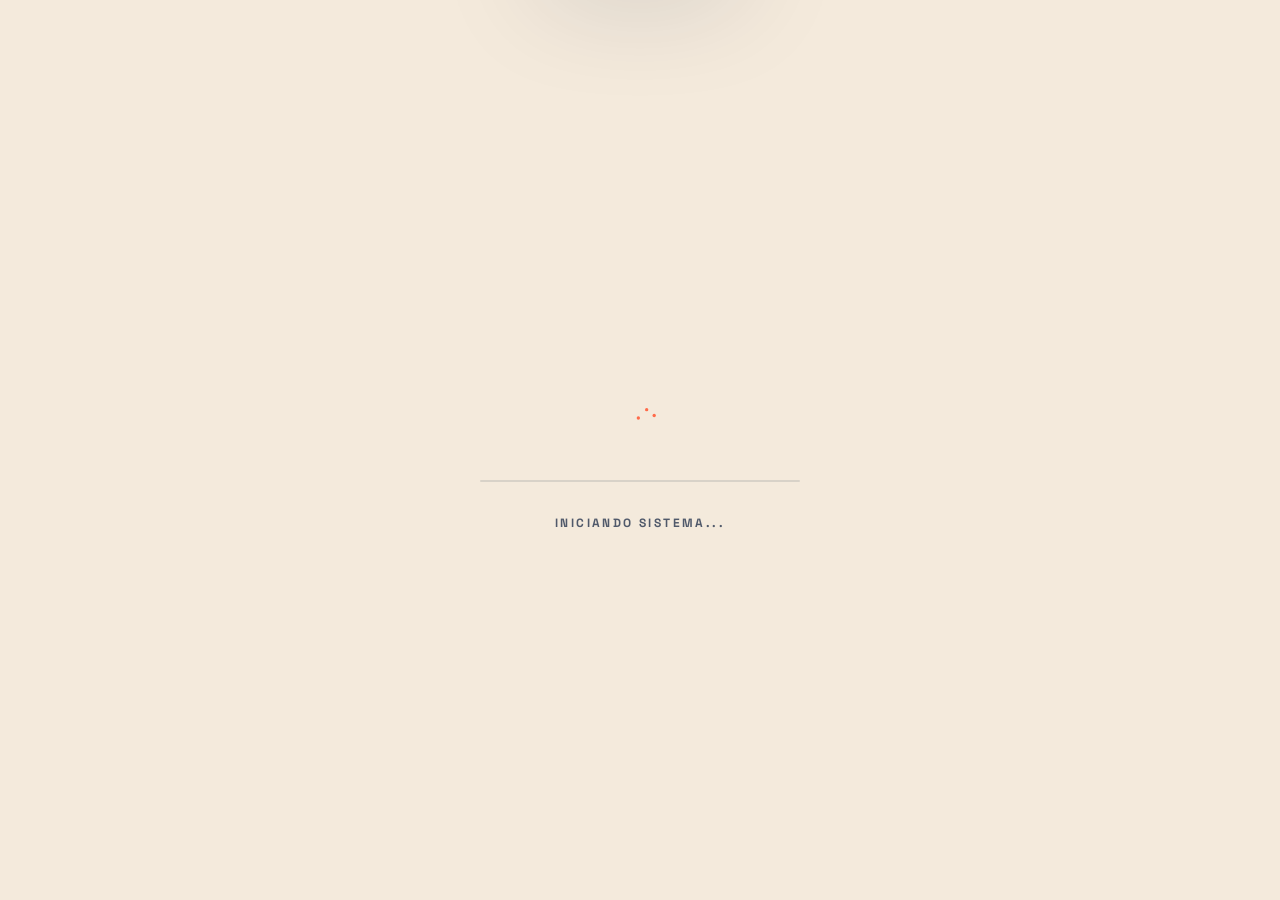
<file: index.html>
<!doctype html>
<html lang="es">
  <head>
    <meta charset="UTF-8" />
    <meta name="viewport" content="width=device-width, initial-scale=1.0" />
    <meta
      name="description"
      content="Marketing, software y diseño para negocios que necesitan verse mejor, operar con más orden y vender con más claridad."
    />
    <meta name="theme-color" content="#f4eadc" id="theme-color-meta" />
    <title>ImpulsaPyME | Marketing, software y diseño para negocios</title>
    <link rel="icon" type="image/svg+xml" href="assets/favicon.svg" />
    <link rel="stylesheet" href="styles.css" />
    <script type="module" src="script.js"></script>
  </head>
  <body data-page="home">
    <div class="background-glow background-glow--left"></div>
    <div class="background-glow background-glow--right"></div>
    <div class="home-route-loader" data-home-loader aria-hidden="true">
      <span class="home-route-loader__bar"></span>
    </div>

    <div class="site-shell site-shell--home">
      <div data-site-topbar></div>

      <main class="home-lab-main">
        <section
          class="home-lab-hero"
          data-preview-root
          data-preview-default-id="home"
          data-preview-default-url=""
          data-preview-default-label="Elige una ruta"
          data-preview-default-status="La idea sigue encendida"
        >
          <div data-site-bubbles></div>

          <div class="home-preview-stage reveal">
            <div class="home-preview-stage__screen">
              <article
                class="home-preview-panel home-preview-panel--home is-active"
                data-preview-panel="home"
                aria-hidden="false"
              >
                <div class="home-preview-homecover">
                  <div class="home-preview-homecover__intro">
                    <p class="panel-label">Transmisión 01 · ImpulsaPyME</p>
                    <strong>Hay algo en tu negocio pidiendo aparecer.</strong>
                    <p>
                      No todo lo valioso entra haciendo ruido. A veces basta una
                      chispa para revelar qué parte de tu marca, tu operación o
                      tu presencia ya está lista para volverse imposible de
                      ignorar.
                    </p>
                  </div>

                  <div
                    class="home-preview-brainlamp"
                    data-tilt
                    data-tilt-base-x="-8"
                    data-tilt-base-y="14"
                    data-tilt-range-x="9"
                    data-tilt-range-y="11"
                    aria-hidden="true"
                  >
                    <div class="home-preview-brainlamp__stage">
                      <span class="home-preview-brainlamp__cord"></span>
                      <span class="home-preview-brainlamp__socket"></span>
                      <span class="home-preview-brainlamp__halo"></span>

                      <div class="home-preview-brainlamp__glass">
                        <div class="home-preview-brainlamp__brain">
                          <span class="home-preview-brainlamp__lobe home-preview-brainlamp__lobe--one"></span>
                          <span class="home-preview-brainlamp__lobe home-preview-brainlamp__lobe--two"></span>
                          <span class="home-preview-brainlamp__lobe home-preview-brainlamp__lobe--three"></span>
                          <span class="home-preview-brainlamp__lobe home-preview-brainlamp__lobe--four"></span>
                          <span class="home-preview-brainlamp__lobe home-preview-brainlamp__lobe--five"></span>
                          <span class="home-preview-brainlamp__lobe home-preview-brainlamp__lobe--six"></span>
                        </div>

                        <span class="home-preview-brainlamp__stem"></span>
                      </div>

                      <span class="home-preview-brainlamp__beam"></span>
                      <span class="home-preview-brainlamp__floor"></span>
                      <span class="home-preview-brainlamp__spark home-preview-brainlamp__spark--one"></span>
                      <span class="home-preview-brainlamp__spark home-preview-brainlamp__spark--two"></span>
                      <span class="home-preview-brainlamp__spark home-preview-brainlamp__spark--three"></span>
                      <span class="home-preview-brainlamp__spark home-preview-brainlamp__spark--four"></span>
                    </div>
                  </div>
                </div>
              </article>

              <article
                class="home-preview-panel"
                data-preview-panel="marketing"
                aria-hidden="true"
                style="--preview-scale: 0.93; --preview-offset-y: -46px"
              >
                <div class="home-preview-panel__viewport">
                  <iframe
                    data-preview-src="marketing.html"
                    title="Vista previa de Marketing"
                    loading="lazy"
                    tabindex="-1"
                  ></iframe>
                </div>
              </article>

              <article
                class="home-preview-panel"
                data-preview-panel="software"
                aria-hidden="true"
                style="--preview-scale: 0.9; --preview-offset-y: -26px"
              >
                <div class="home-preview-panel__viewport">
                  <iframe
                    data-preview-src="software.html"
                    title="Vista previa de Sistemas"
                    loading="lazy"
                    tabindex="-1"
                  ></iframe>
                </div>
              </article>

              <article
                class="home-preview-panel"
                data-preview-panel="design"
                aria-hidden="true"
                style="--preview-scale: 0.88; --preview-offset-y: -22px"
              >
                <div class="home-preview-panel__viewport">
                  <iframe
                    data-preview-src="diseno.html"
                    title="Vista previa de Diseño"
                    loading="lazy"
                    tabindex="-1"
                  ></iframe>
                </div>
              </article>
            </div>

            <div class="home-preview-stage__controls">
              <p class="home-preview-stage__status" data-preview-status>
                La idea sigue encendida
              </p>
              <a
                class="button button-primary home-preview-stage__link is-disabled"
                href="#"
                data-preview-link
                aria-disabled="true"
              >
                <span data-preview-link-label>Elige una ruta</span>
              </a>
            </div>
          </div>
        </section>
      </main>
    </div>
  </body>
</html>
</file>
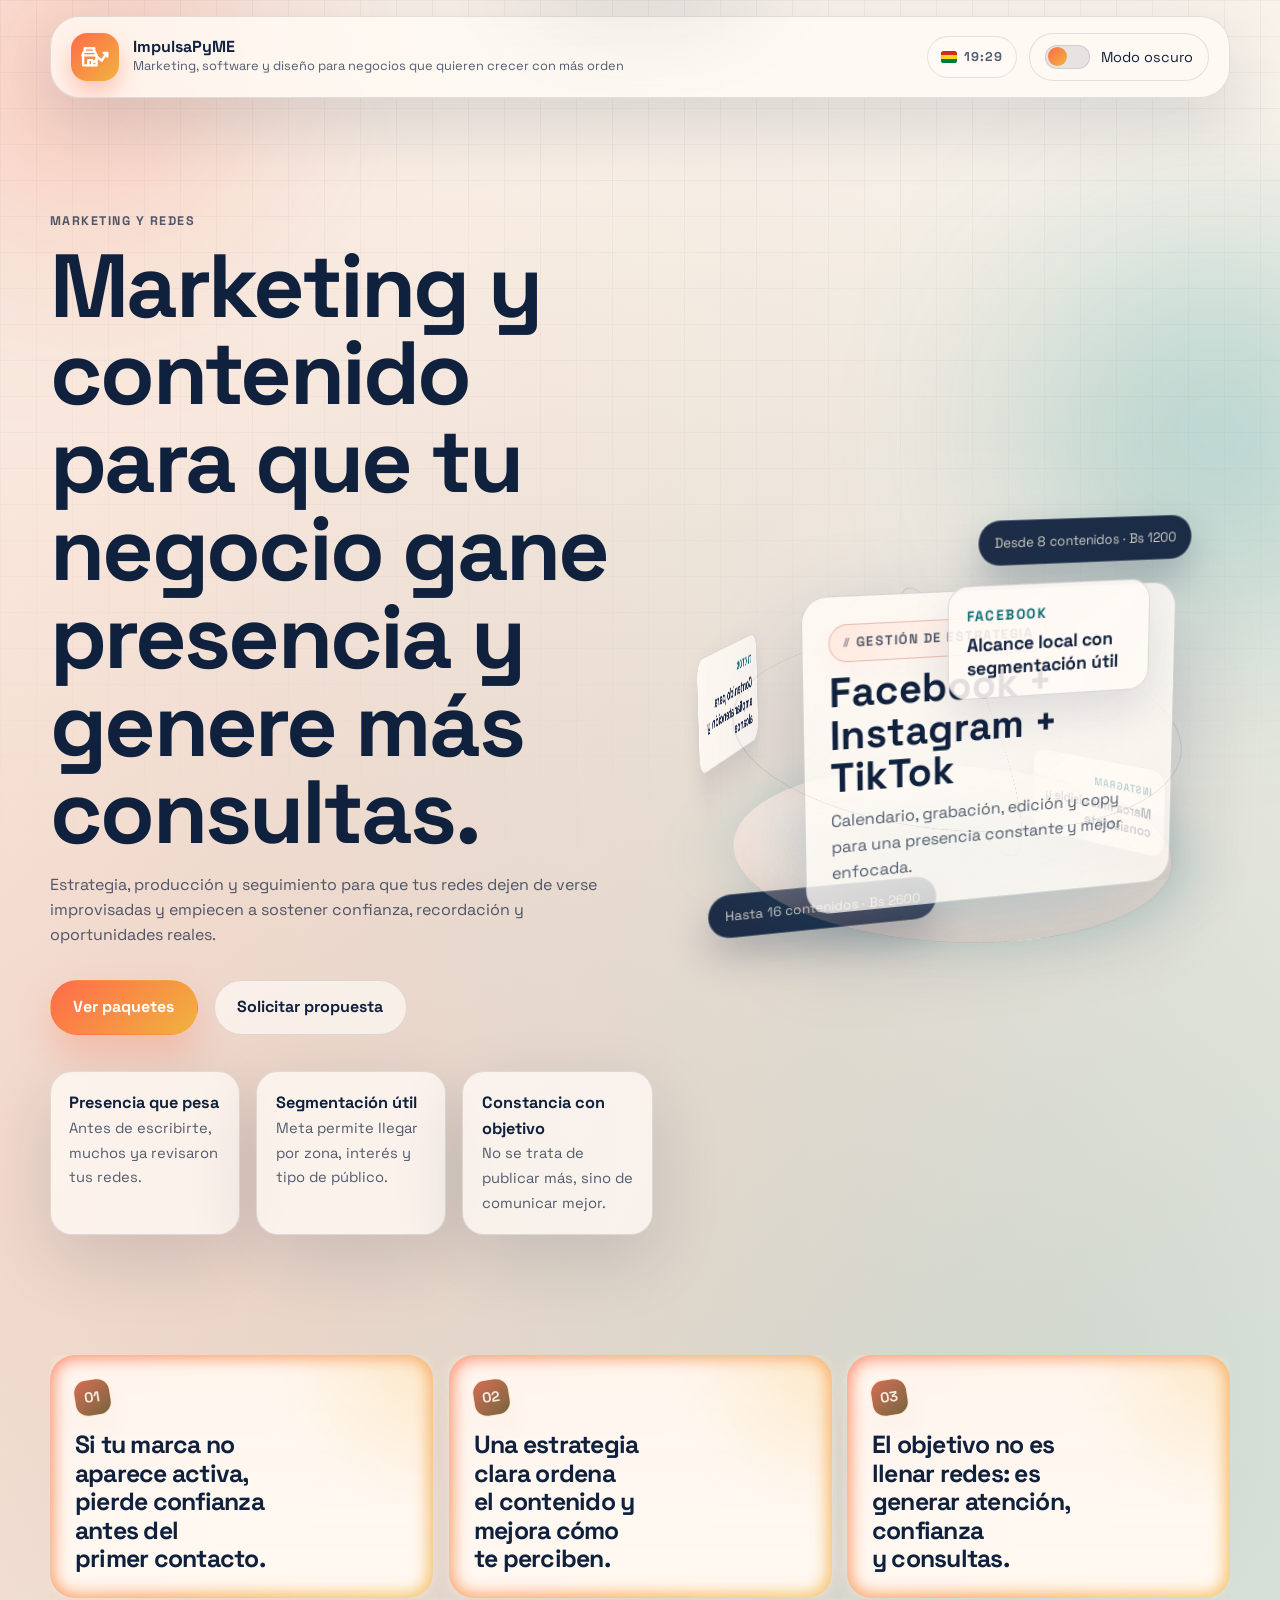
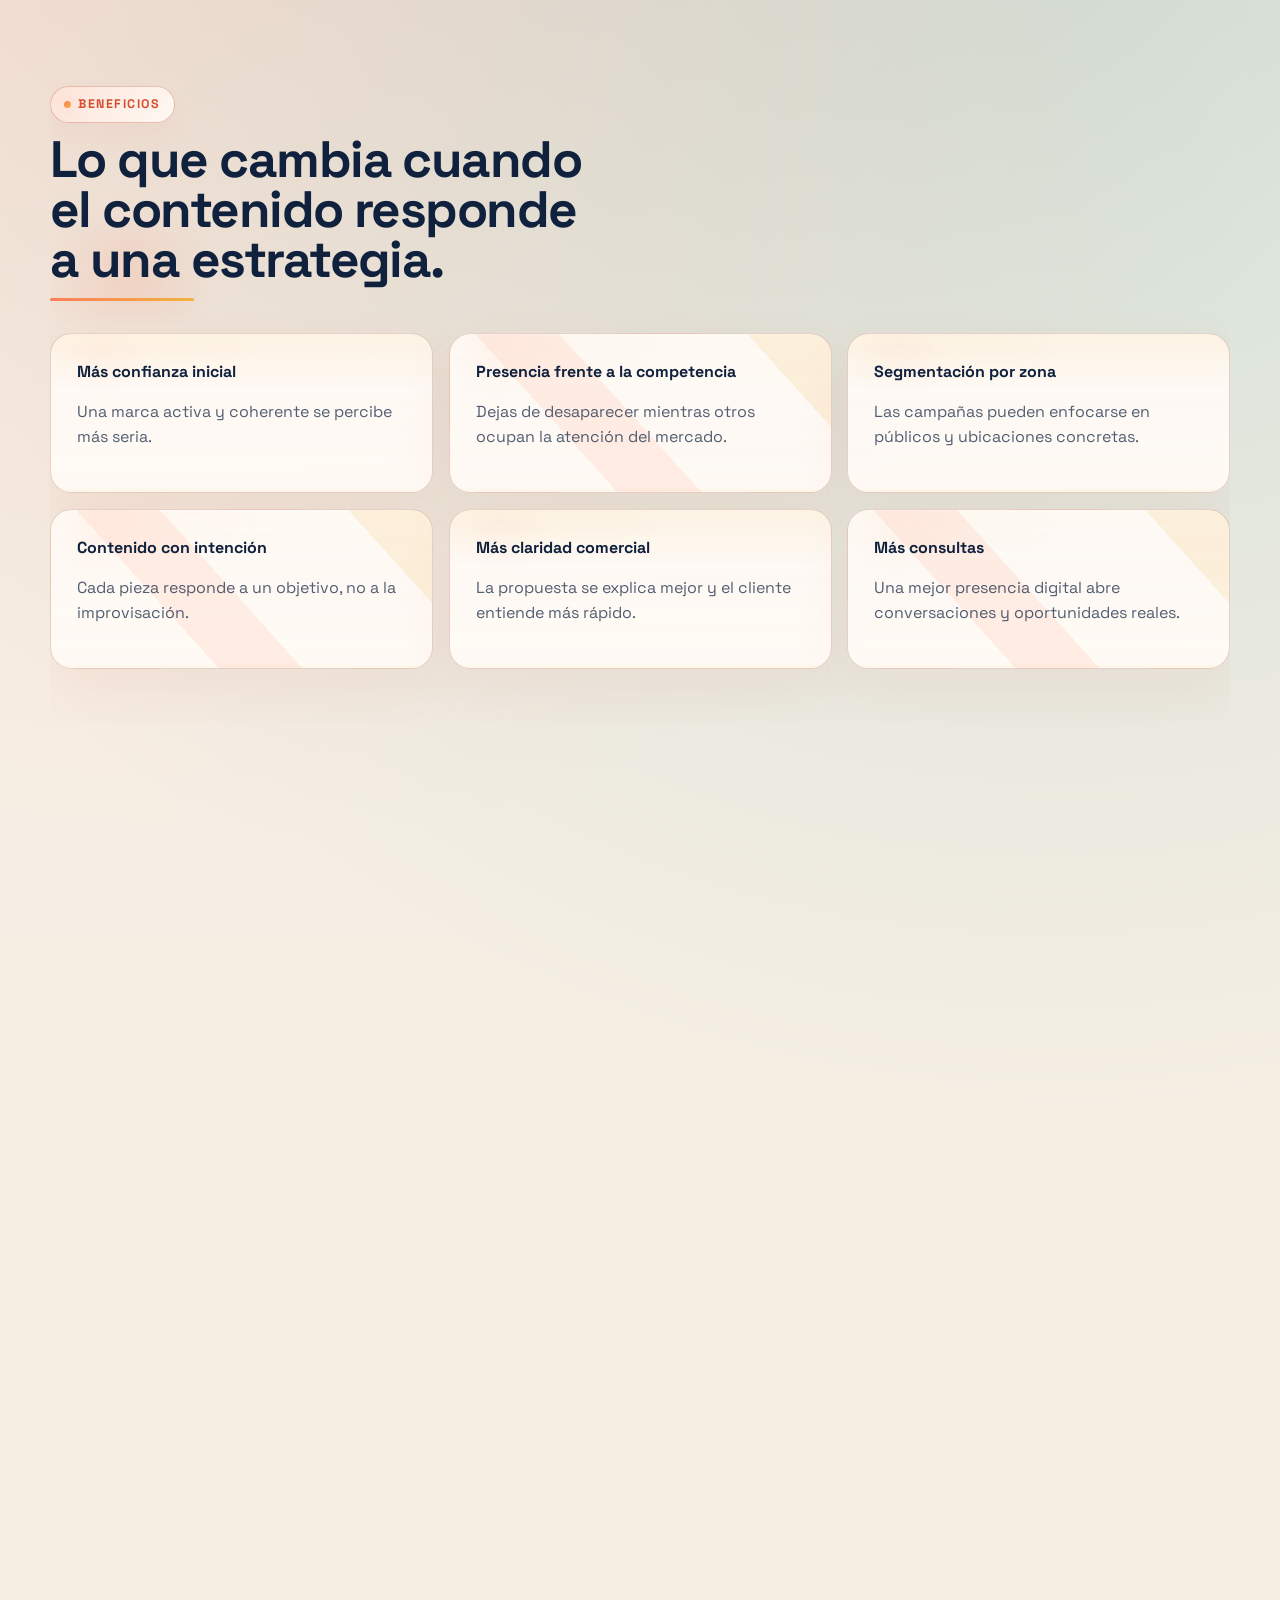
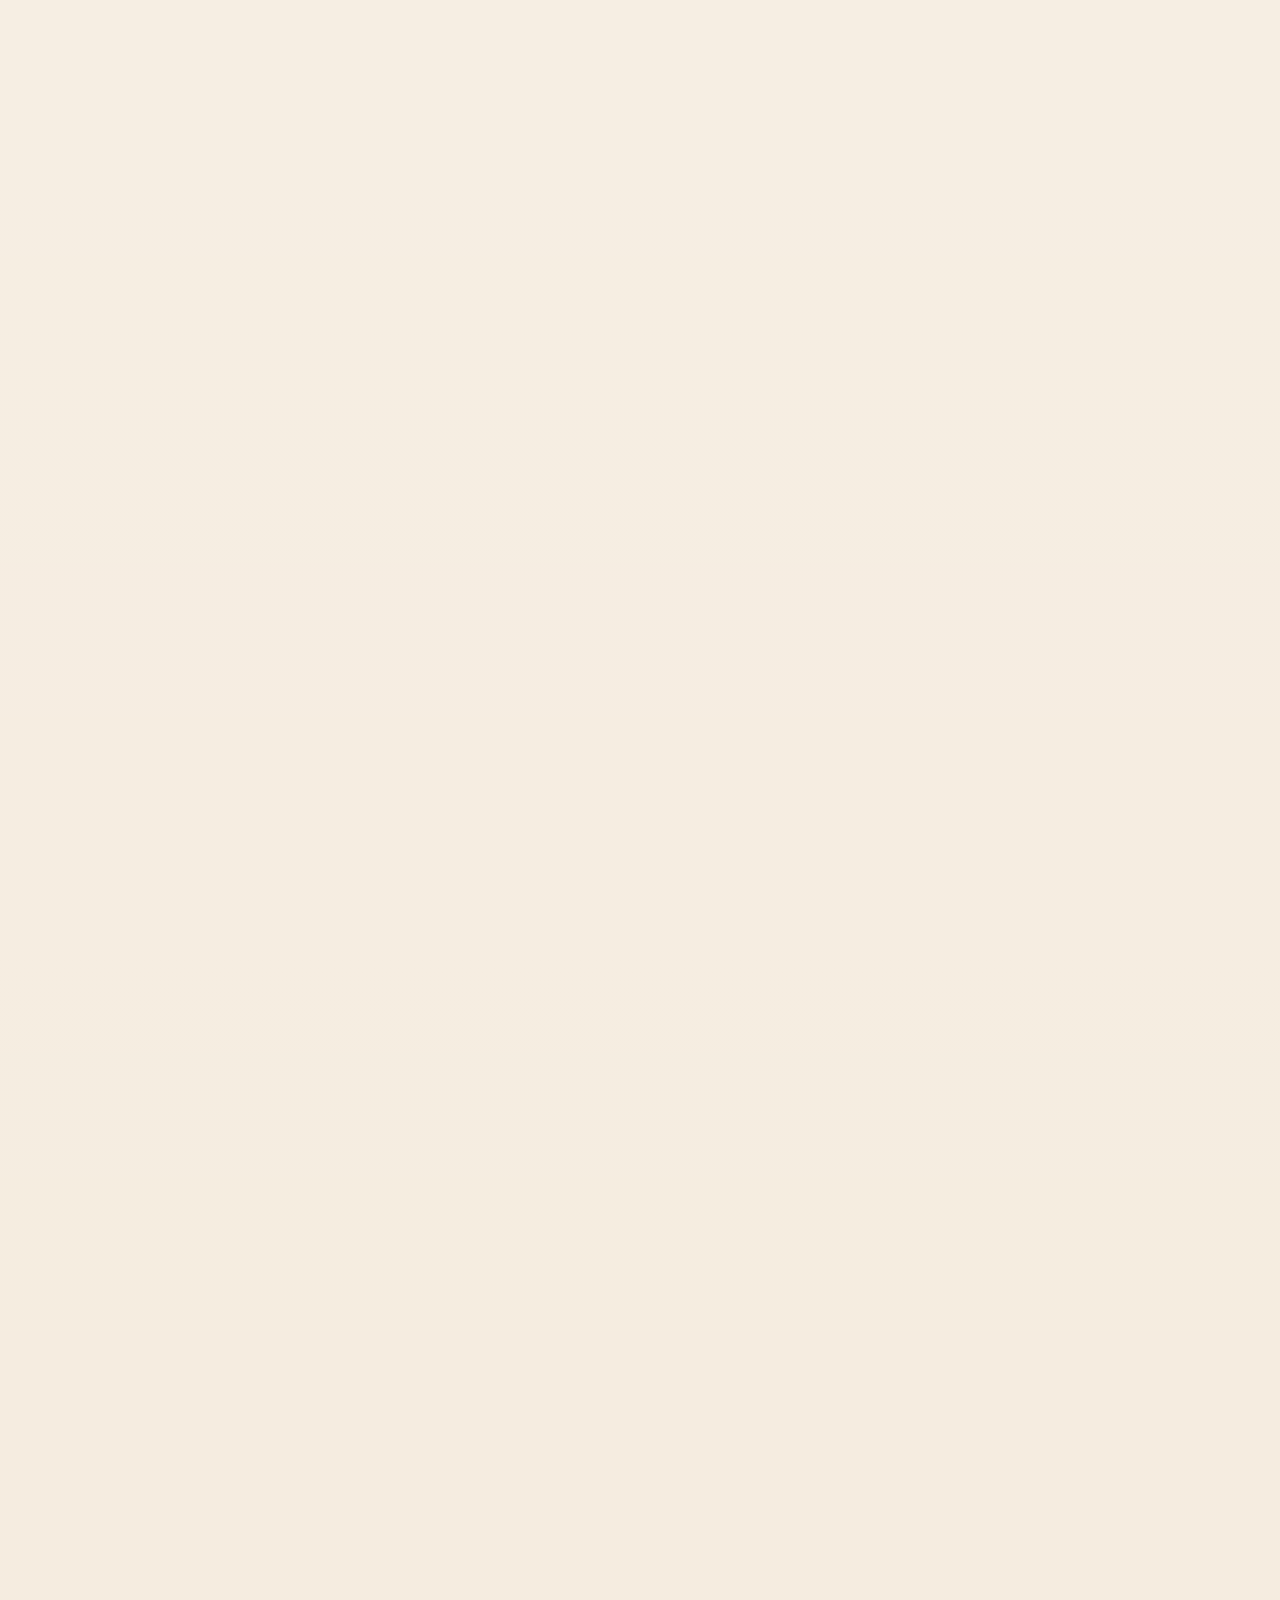
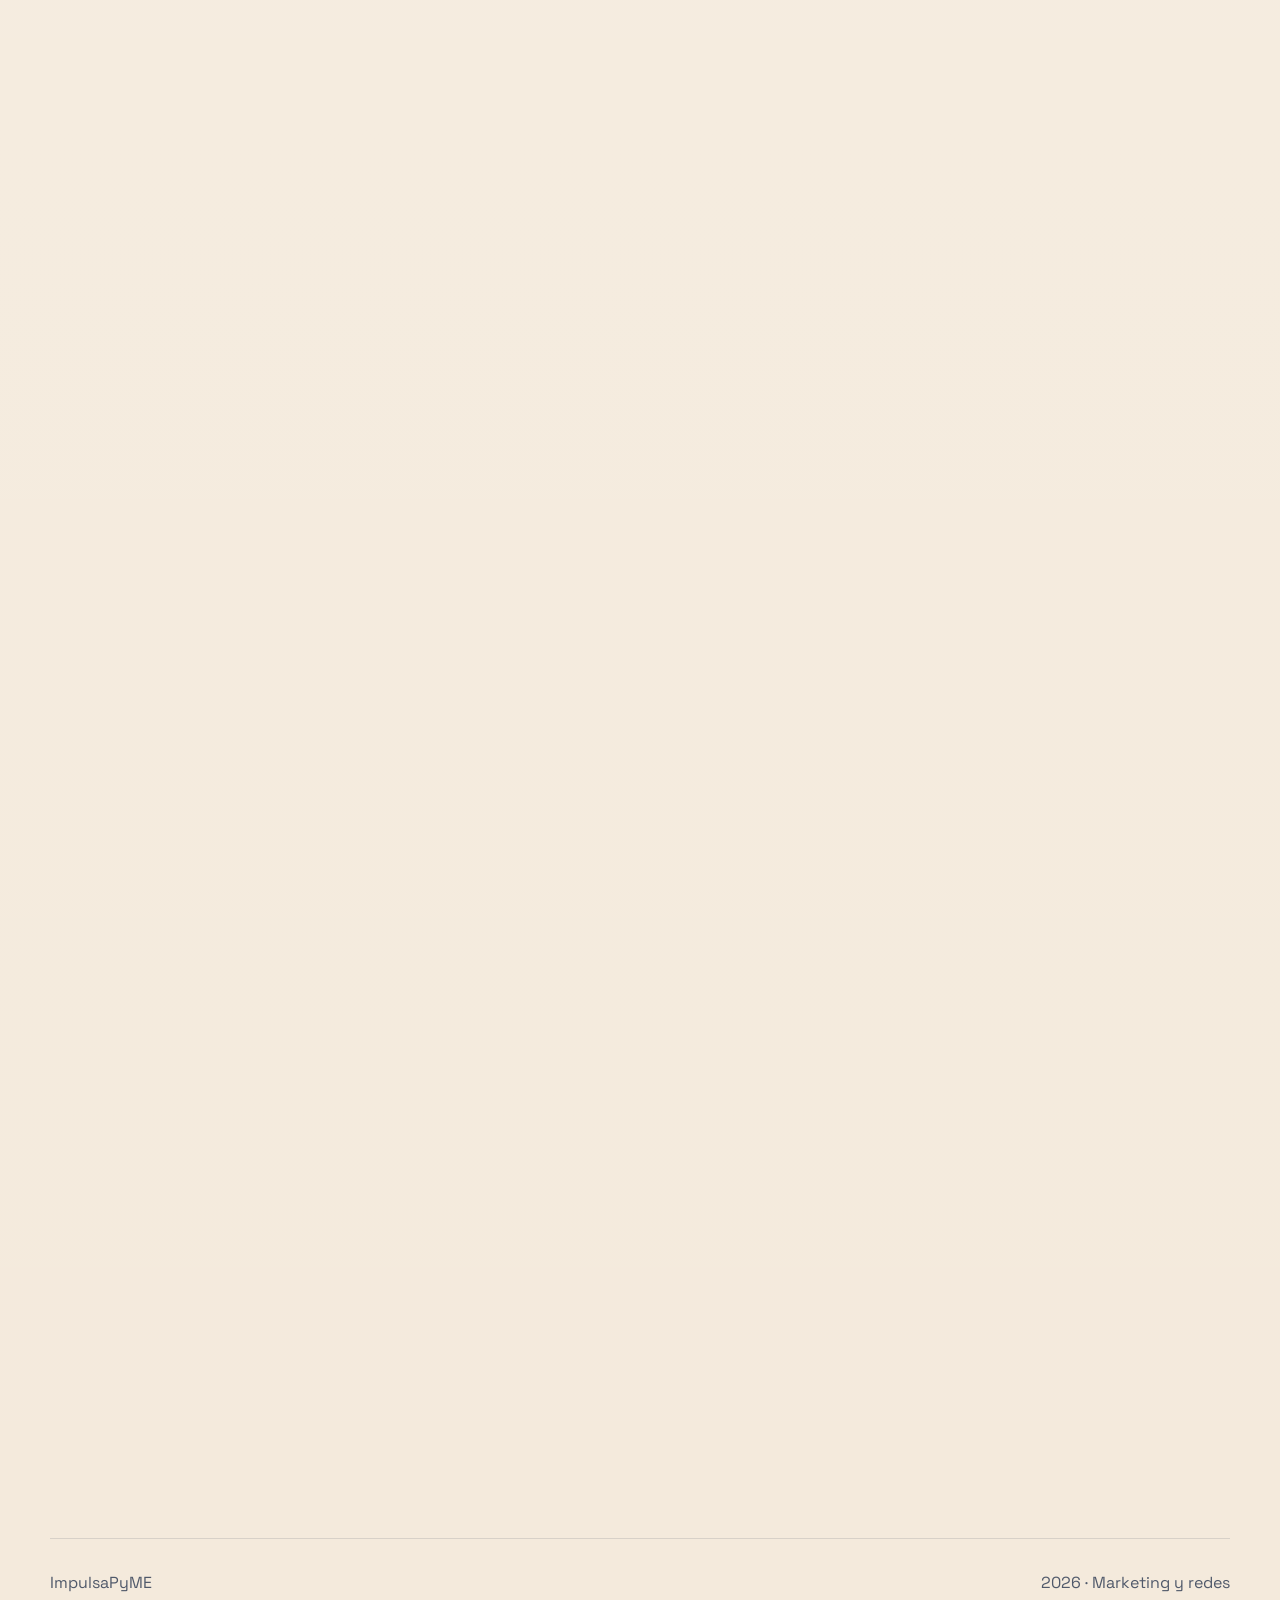
<file: marketing.html>
<!doctype html>
<html lang="es">
  <head>
    <meta charset="UTF-8" />
    <meta name="viewport" content="width=device-width, initial-scale=1.0" />
    <meta
      name="description"
      content="Marketing y contenido para empresas que necesitan verse activas, ganar confianza y generar consultas con una estrategia clara."
    />
    <meta name="theme-color" content="#f4eadc" id="theme-color-meta" />
    <title>ImpulsaPyME | Marketing y Redes</title>
    <link rel="icon" type="image/svg+xml" href="assets/favicon.svg" />
    <link rel="stylesheet" href="styles.css" />
    <script type="module" src="script.js"></script>
  </head>
  <body data-page="marketing">
    <div class="background-glow background-glow--left"></div>
    <div class="background-glow background-glow--right"></div>

    <div class="site-shell">
      <div data-site-topbar></div>
      <div data-site-bubbles></div>

      <main>
        <section class="hero section">
          <div class="hero-copy hero-copy--wide reveal">
            <p class="eyebrow">Marketing y redes</p>
            <h1>
              Marketing y contenido para que tu negocio gane presencia y genere
              más consultas.
            </h1>
            <p class="lead">
              Estrategia, producción y seguimiento para que tus redes dejen de
              verse improvisadas y empiecen a sostener confianza, recordación y
              oportunidades reales.
            </p>

            <div class="hero-actions">
              <a class="button button-primary" href="#inversion"
                >Ver paquetes</a
              >
              <a class="button button-secondary" href="#contacto"
                >Solicitar propuesta</a
              >
            </div>

            <ul class="hero-stats" aria-label="Ventajas clave">
              <li>
                <strong>Presencia que pesa</strong>
                <span
                  >Antes de escribirte, muchos ya revisaron tus redes.</span
                >
              </li>
              <li>
                <strong>Segmentación útil</strong>
                <span
                  >Meta permite llegar por zona, interés y tipo de
                  público.</span
                >
              </li>
              <li>
                <strong>Constancia con objetivo</strong>
                <span
                  >No se trata de publicar más, sino de comunicar mejor.</span
                >
              </li>
            </ul>
          </div>

          <div class="hero-visual reveal">
            <div
              class="scene-shell"
              data-tilt
              data-tilt-base-x="-12"
              data-tilt-base-y="18"
              data-tilt-range-x="14"
              data-tilt-range-y="18"
            >
              <div class="scene-stage">
                <div class="scene-floor"></div>

                <div class="scene-rig">
                  <div
                    class="scene-ring scene-ring--outer"
                    aria-hidden="true"
                  ></div>
                  <div
                    class="scene-ring scene-ring--inner"
                    aria-hidden="true"
                  ></div>

                  <article class="scene-core">
                    <p class="panel-label">Gestión de estrategia</p>
                    <strong>Facebook + Instagram + TikTok</strong>
                    <span
                      >Calendario, grabación, edición y copy para una presencia
                      constante y mejor enfocada.</span
                    >
                  </article>

                  <div class="orbit orbit--one" aria-hidden="true">
                    <article class="orbit-card">
                      <span>Facebook</span>
                      <strong>Alcance local con segmentación útil</strong>
                    </article>
                  </div>

                  <div class="orbit orbit--two" aria-hidden="true">
                    <article class="orbit-card">
                      <span>Instagram</span>
                      <strong>Marca más visible y consistente</strong>
                    </article>
                  </div>

                  <div class="orbit orbit--three" aria-hidden="true">
                    <article class="orbit-card">
                      <span>TikTok</span>
                      <strong>Contenido para ampliar atención y alcance</strong>
                    </article>
                  </div>

                  <div class="scene-pill scene-pill--one">
                    Desde 8 contenidos · Bs 1200
                  </div>
                  <div class="scene-pill scene-pill--two">
                    Hasta 16 contenidos · Bs 2600
                  </div>
                </div>
              </div>
            </div>
          </div>
        </section>

        <section
          class="benefit-band reveal"
          aria-label="Razones para estar en redes"
        >
          <article class="card-variant card-variant--pulse card-comp--magic">
            <span>01</span>
            <h2>
              Si tu marca no aparece activa, pierde confianza antes del primer
              contacto.
            </h2>
          </article>
          <article class="card-variant card-variant--pulse card-comp--magic">
            <span>02</span>
            <h2>
              Una estrategia clara ordena el contenido y mejora cómo te
              perciben.
            </h2>
          </article>
          <article class="card-variant card-variant--pulse card-comp--magic">
            <span>03</span>
            <h2>
              El objetivo no es llenar redes: es generar atención, confianza y
              consultas.
            </h2>
          </article>
        </section>

        <section class="section" id="beneficios">
          <div class="section-heading reveal">
            <p class="eyebrow">Beneficios</p>
            <h2>Lo que cambia cuando el contenido responde a una estrategia.</h2>
          </div>

          <div class="benefits-grid">
            <article class="benefit-card reveal card-variant card-variant--prism card-comp--fold">
              <strong>Más confianza inicial</strong>
              <p>
                Una marca activa y coherente se percibe más seria.
              </p>
            </article>
            <article class="benefit-card reveal card-variant card-variant--prism card-comp--fold">
              <strong>Presencia frente a la competencia</strong>
              <p>
                Dejas de desaparecer mientras otros ocupan la atención del
                mercado.
              </p>
            </article>
            <article class="benefit-card reveal card-variant card-variant--prism card-comp--fold">
              <strong>Segmentación por zona</strong>
              <p>
                Las campañas pueden enfocarse en públicos y ubicaciones
                concretas.
              </p>
            </article>
            <article class="benefit-card reveal card-variant card-variant--prism card-comp--fold">
              <strong>Contenido con intención</strong>
              <p>
                Cada pieza responde a un objetivo, no a la improvisación.
              </p>
            </article>
            <article class="benefit-card reveal card-variant card-variant--prism card-comp--fold">
              <strong>Más claridad comercial</strong>
              <p>
                La propuesta se explica mejor y el cliente entiende más rápido.
              </p>
            </article>
            <article class="benefit-card reveal card-variant card-variant--prism card-comp--fold">
              <strong>Más consultas</strong>
              <p>
                Una mejor presencia digital abre conversaciones y oportunidades
                reales.
              </p>
            </article>
          </div>
        </section>

        <section class="section strategy-section">
          <div class="strategy-layout">
            <div class="section-heading reveal">
              <p class="eyebrow">¿Qué proponemos?</p>
              <h2>Una gestión completa: estrategia, producción y publicación con criterio.</h2>
              <p>
                No vendemos publicaciones sueltas. Armamos un sistema mensual
                para que la marca mantenga presencia, coherencia y ritmo.
              </p>
            </div>

            <div class="proposal-stack reveal">
              <article class="proposal-card card-variant card-variant--mesh card-comp--stack">
                <p class="panel-label">Gestión de estrategia</p>
                <strong>Primero se define qué se quiere lograr</strong>
                <span
                  >La comunicación parte del objetivo, no de la ocurrencia del
                  día.</span
                >
              </article>
              <article class="proposal-card card-variant card-variant--mesh card-comp--stack">
                <p class="panel-label">Plataformas</p>
                <strong>Facebook, Instagram y TikTok</strong>
                <span
                  >Cada canal cumple un papel distinto dentro del plan.</span
                >
              </article>
              <article class="proposal-card card-variant card-variant--mesh card-comp--stack">
                <p class="panel-label">Incluye</p>
                <strong>Calendario + grabación + edición + copy</strong>
                <span
                  >Todo queda listo para producir, publicar y sostener la
                  ejecución.</span
                >
              </article>
            </div>
          </div>
        </section>

        <section class="section" id="proceso">
          <div class="section-heading reveal">
            <p class="eyebrow">Plan de trabajo</p>
            <h2>Tres pasos para pasar de la idea a una presencia activa y ordenada.</h2>
          </div>

          <div class="process-grid process-grid--three">
            <article class="process-step reveal card-variant card-variant--scan card-comp--fold">
              <span>Fase 1</span>
              <h3>Alineación</h3>
              <p>
                Definimos objetivo, tono, referencias, logística y foco del
                contenido.
              </p>
            </article>
            <article class="process-step reveal card-variant card-variant--scan card-comp--fold">
              <span>Fase 2</span>
              <h3>Producción</h3>
              <p>
                Grabamos, diseñamos y redactamos piezas con criterio visual y
                comercial.
              </p>
            </article>
            <article class="process-step reveal card-variant card-variant--scan card-comp--fold">
              <span>Fase 3</span>
              <h3>Publicación y seguimiento</h3>
              <p>
                Activamos el plan, revisamos respuesta y mantenemos la
                ejecución en orden.
              </p>
            </article>
          </div>
        </section>

        <section class="section" id="inversion">
          <div class="section-heading reveal">
            <p class="eyebrow">Inversión</p>
            <h2>Planes mensuales para sostener contenido con orden y continuidad.</h2>
          </div>

          <div class="pricing-grid">
            <article class="price-card reveal card-variant card-variant--orbit card-comp--premium">
              <p class="card-kicker">Plan inicial</p>
              <h3>8 contenidos al mes</h3>
              <p class="price">Bs 1200</p>
              <ul>
                <li>4 videos cortos para reels o TikTok</li>
                <li>4 piezas gráficas, posts o carruseles</li>
                <li>Guía básica de publicación</li>
                <li>1 sesión de grabación</li>
              </ul>
            </article>

            <article class="price-card reveal price-card--featured card-variant card-variant--orbit card-comp--premium">
              <p class="card-kicker">Plan crecimiento</p>
              <h3>14 contenidos al mes</h3>
              <p class="price">Bs 1800</p>
              <ul>
                <li>6 a 8 videos cortos</li>
                <li>4 a 6 artes gráficas</li>
                <li>Guionización con hooks y estructura</li>
                <li>Ideas organizadas del mes</li>
                <li>1 a 2 sesiones de grabación</li>
              </ul>
            </article>

            <article class="price-card reveal card-variant card-variant--orbit card-comp--premium">
              <p class="card-kicker">Plan conversión</p>
              <h3>16 contenidos al mes</h3>
              <p class="price">Bs 2600</p>
              <ul>
                <li>10 a 12 videos cortos</li>
                <li>4 a 6 artes gráficas</li>
                <li>Guionización avanzada pensada para conversión</li>
                <li>Plan de contenido estructurado</li>
                <li>2 sesiones de grabación</li>
                <li>Enfoque en contenido orientado a venta</li>
              </ul>
            </article>

            <article class="side-card reveal card-variant card-variant--mesh card-comp--stack">
              <p class="panel-label">Piezas individuales</p>
              <div class="side-card__price">
                <strong>Video corto de 15 seg. a 45 seg.</strong>
                <span>Bs 120</span>
              </div>
              <div class="side-card__price">
                <strong>Video más elaborado de más de 1 min.</strong>
                <span>Bs 250</span>
              </div>
              <p>
                El material se coordina previamente y se entrega listo para
                publicar. La pauta pagada no está incluida.
              </p>
            </article>
          </div>

          <div class="note-grid">
            <article class="note-card reveal card-variant card-variant--pulse card-comp--magic">
              <strong>Alcance de plataformas</strong>
              <p>
                Los planes se ajustan a Facebook, Instagram y TikTok según el
                objetivo del mes.
              </p>
            </article>
            <article class="note-card reveal card-variant card-variant--pulse card-comp--magic">
              <strong>Publicidad pagada</strong>
              <p>
                El presupuesto de Meta Ads o TikTok Ads se cotiza por separado.
              </p>
            </article>
          </div>
        </section>

        <section class="section section-highlight">
          <div class="section-heading reveal">
            <p class="eyebrow">Términos y condiciones</p>
            <h2>Condiciones claras para producir con orden y sin malentendidos.</h2>
          </div>

          <div class="terms-grid">
            <article class="terms-card reveal card-variant card-variant--scan card-comp--fold">
              <strong>Entregas y tiempos</strong>
              <p>
                Los plazos se acuerdan al contratar y corren desde la
                confirmación del pago.
              </p>
            </article>
            <article class="terms-card reveal card-variant card-variant--scan card-comp--fold">
              <strong>Sesiones programadas</strong>
              <p>
                El contenido se produce en sesiones agendadas; retrasos del
                cliente mueven los plazos.
              </p>
            </article>
            <article class="terms-card reveal card-variant card-variant--scan card-comp--fold">
              <strong>Pausas del servicio</strong>
              <p>
                Si no hay respuesta durante 7 días desde la última
                comunicación, el servicio entra en pausa.
              </p>
            </article>
            <article class="terms-card reveal card-variant card-variant--scan card-comp--fold">
              <strong>Coordinación</strong>
              <p>
                Las sesiones se agendan con 48 horas y los cambios se avisan
                con al menos 24 horas.
              </p>
            </article>
            <article class="terms-card reveal card-variant card-variant--scan card-comp--fold">
              <strong>Pagos</strong>
              <p>
                Se requiere 50% de anticipo para iniciar. Los paquetes
                mensuales se pagan al comienzo de cada mes.
              </p>
            </article>
            <article class="terms-card reveal card-variant card-variant--scan card-comp--fold">
              <strong>Revisiones</strong>
              <p>
                Cada paquete incluye una revisión. Cambios extra o fuera de
                alcance se cotizan aparte.
              </p>
            </article>
            <article class="terms-card reveal card-variant card-variant--scan card-comp--fold">
              <strong>Cancelaciones</strong>
              <p>
                Si el trabajo ya inició, el anticipo no es reembolsable. Si no
                podemos completar, se reintegra la parte proporcional.
              </p>
            </article>
          </div>
        </section>

        <section class="section contact-section" id="contacto">
          <div class="contact-card reveal card-variant card-variant--orbit card-comp--premium">
            <div>
              <p class="eyebrow">Contacto</p>
              <h2>
                Si quieres activar una estrategia más clara para tus redes,
                coordinamos la siguiente reunión.
              </h2>
              <p>
                Adaptamos la ejecución al tipo de negocio, al público y al
                objetivo comercial que quieras mover.
              </p>
            </div>

            <div class="contact-actions">
              <a
                class="button button-primary"
                href="mailto:julieth3357t@gmail.com?subject=Quiero%20cotizar%20marketing%20digital"
              >
                julieth3357t@gmail.com
              </a>
              <a
                class="button button-secondary"
                href="https://wa.me/59175541660?text=Hola%2C%20quiero%20cotizar%20marketing%20digital%20para%20mi%20empresa"
                target="_blank"
                rel="noreferrer"
              >
                WhatsApp: 755 41 660
              </a>
            </div>

            <div class="contact-meta">
              <button
                class="copy-chip"
                type="button"
                data-copy="julieth3357t@gmail.com"
                data-copy-type="Correo"
              >
                Copiar correo
              </button>
              <button
                class="copy-chip"
                type="button"
                data-copy="75541660"
                data-copy-type="WhatsApp"
              >
                Copiar WhatsApp
              </button>
              <span class="microcopy"
                >Santa Cruz, Bolivia. Estrategias de contenido adaptadas al
                negocio, público y objetivo del mes.</span
              >
            </div>
          </div>
        </section>
      </main>

      <footer class="footer">
        <p>ImpulsaPyME</p>
        <p><span id="current-year"></span> · Marketing y redes</p>
      </footer>
    </div>
  </body>
</html>
</file>
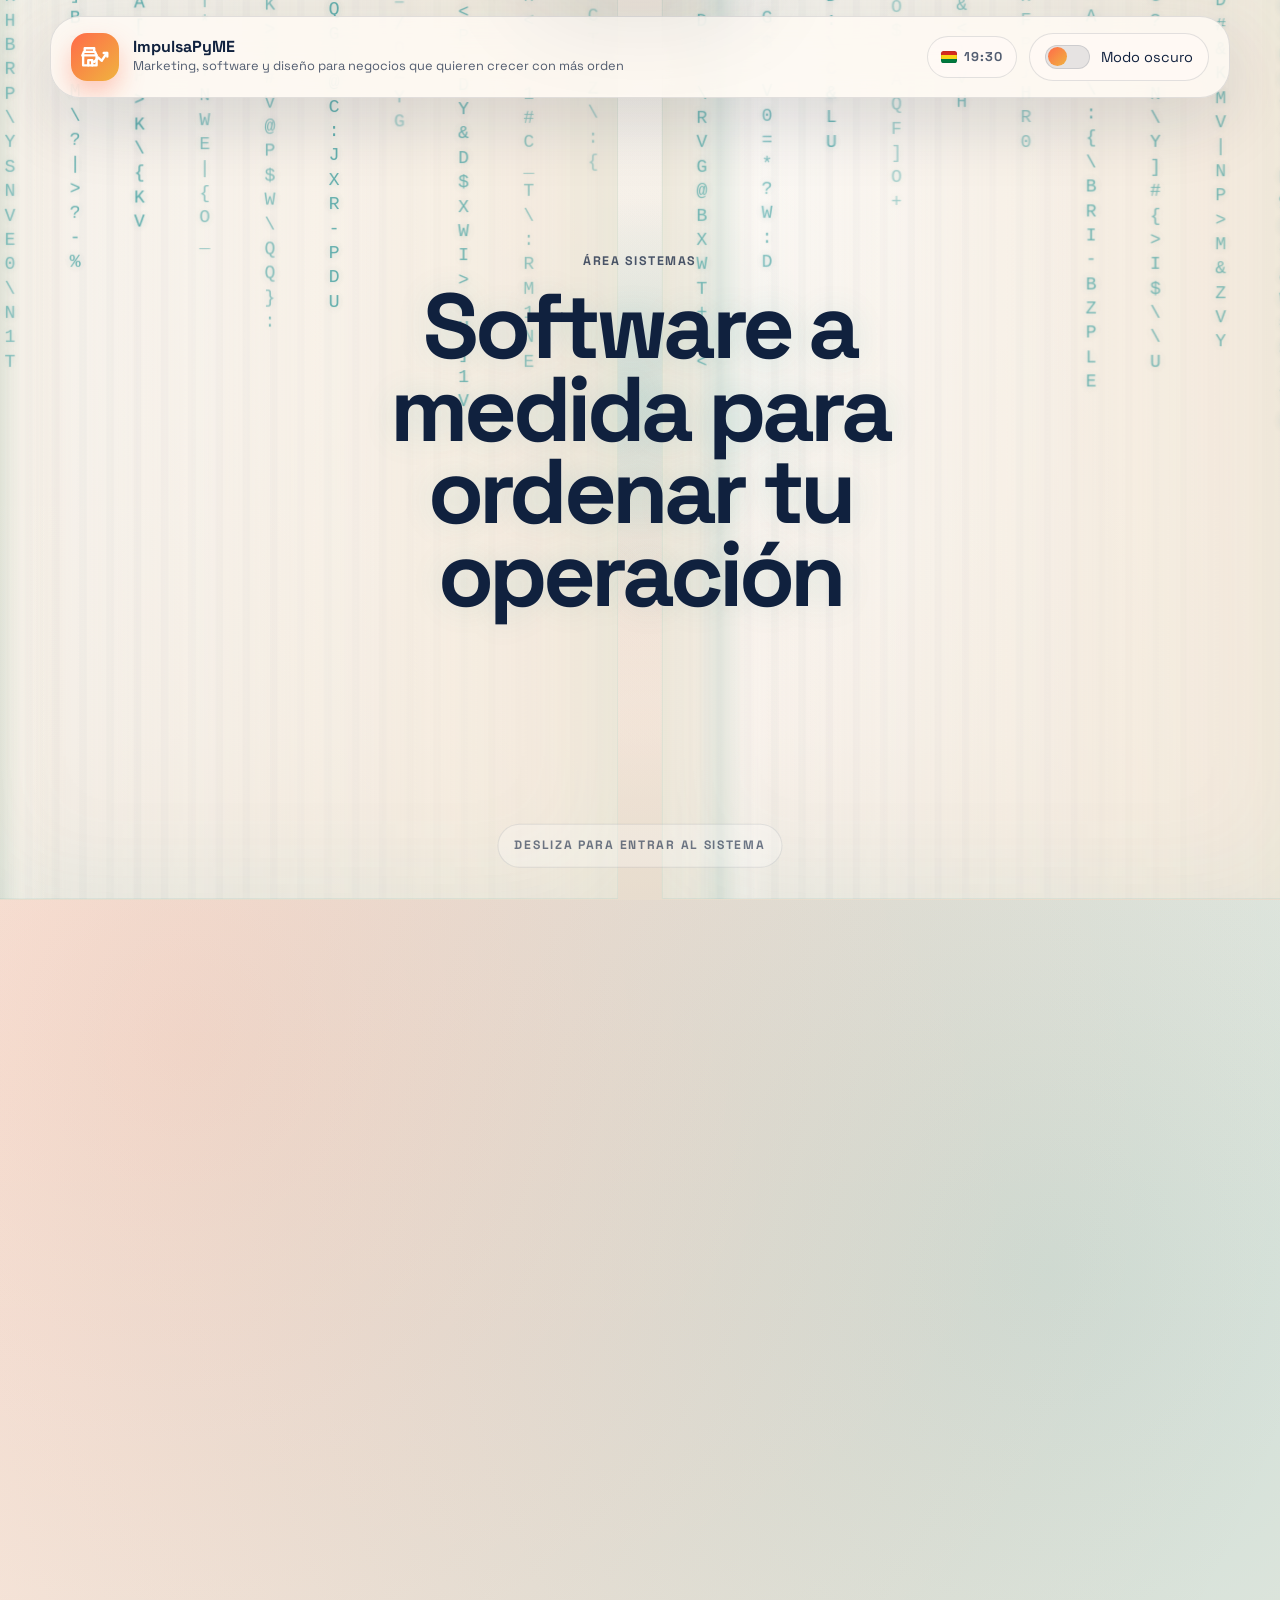
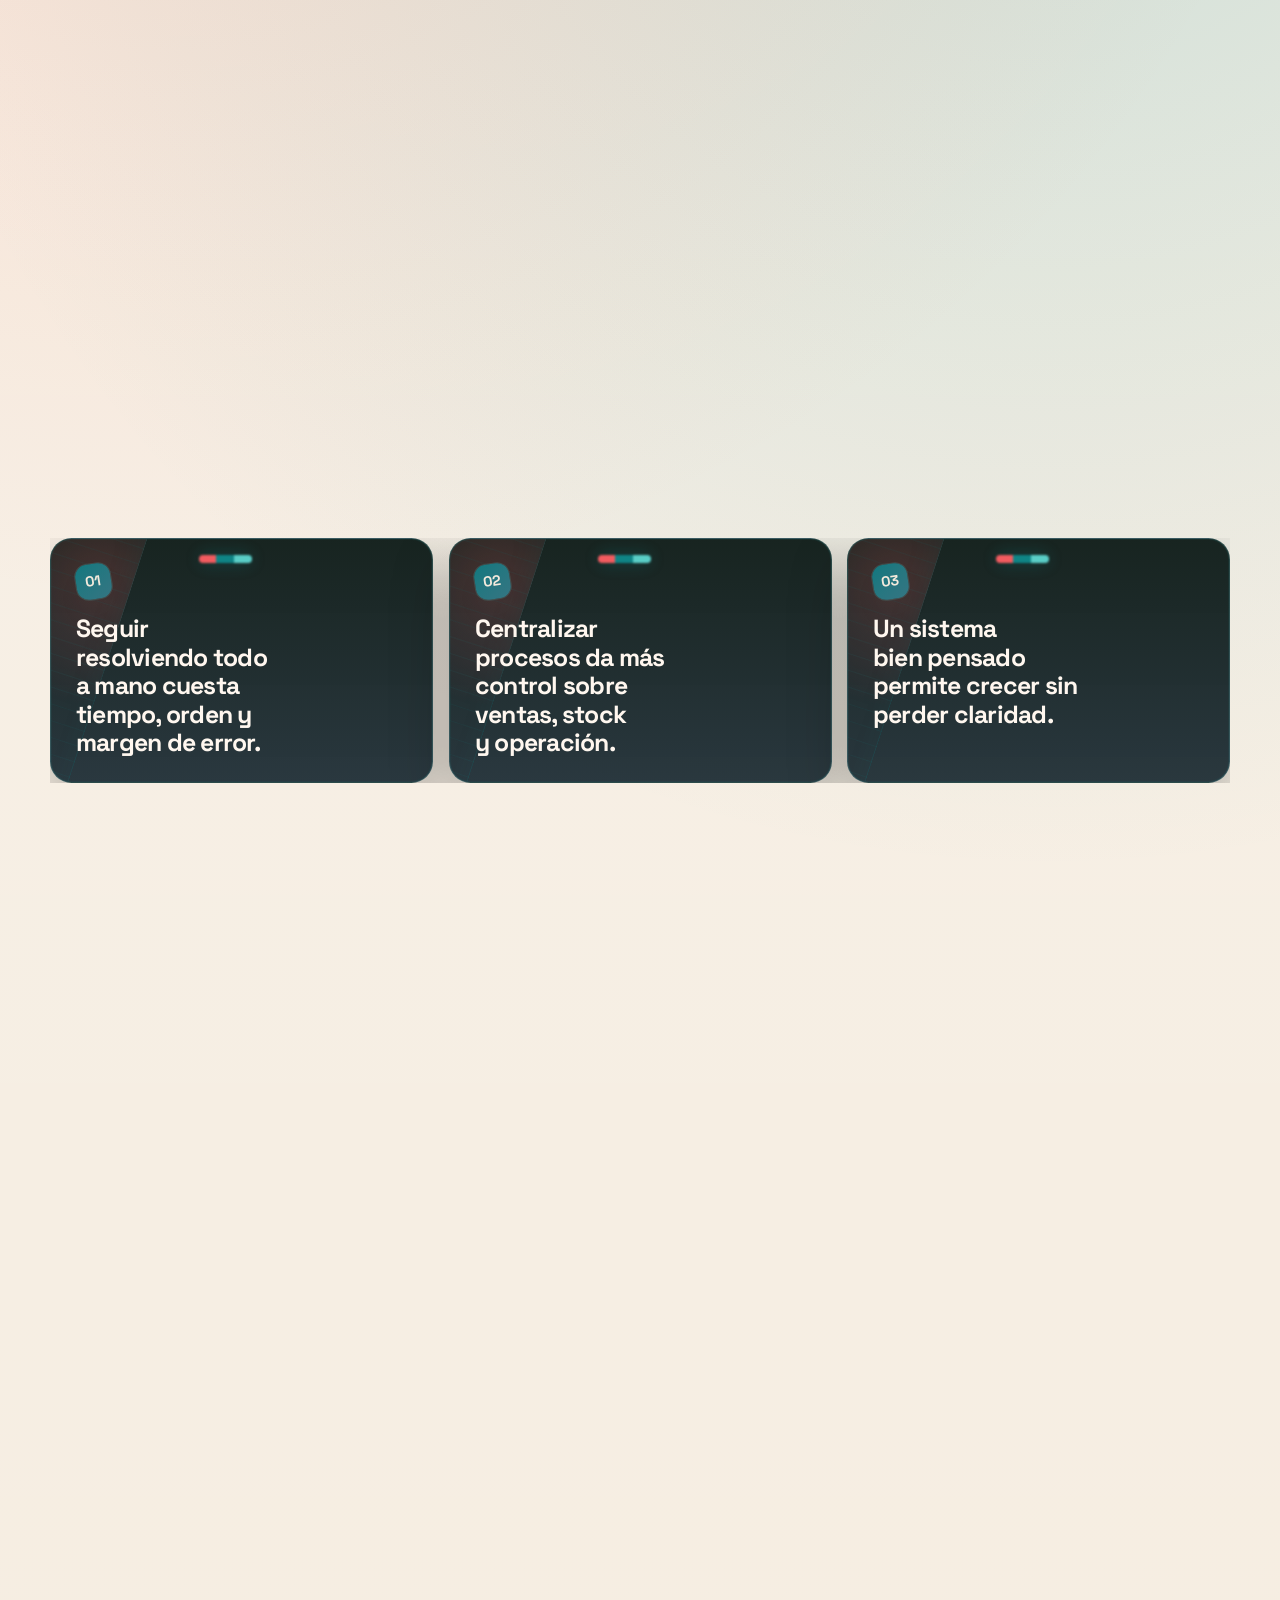
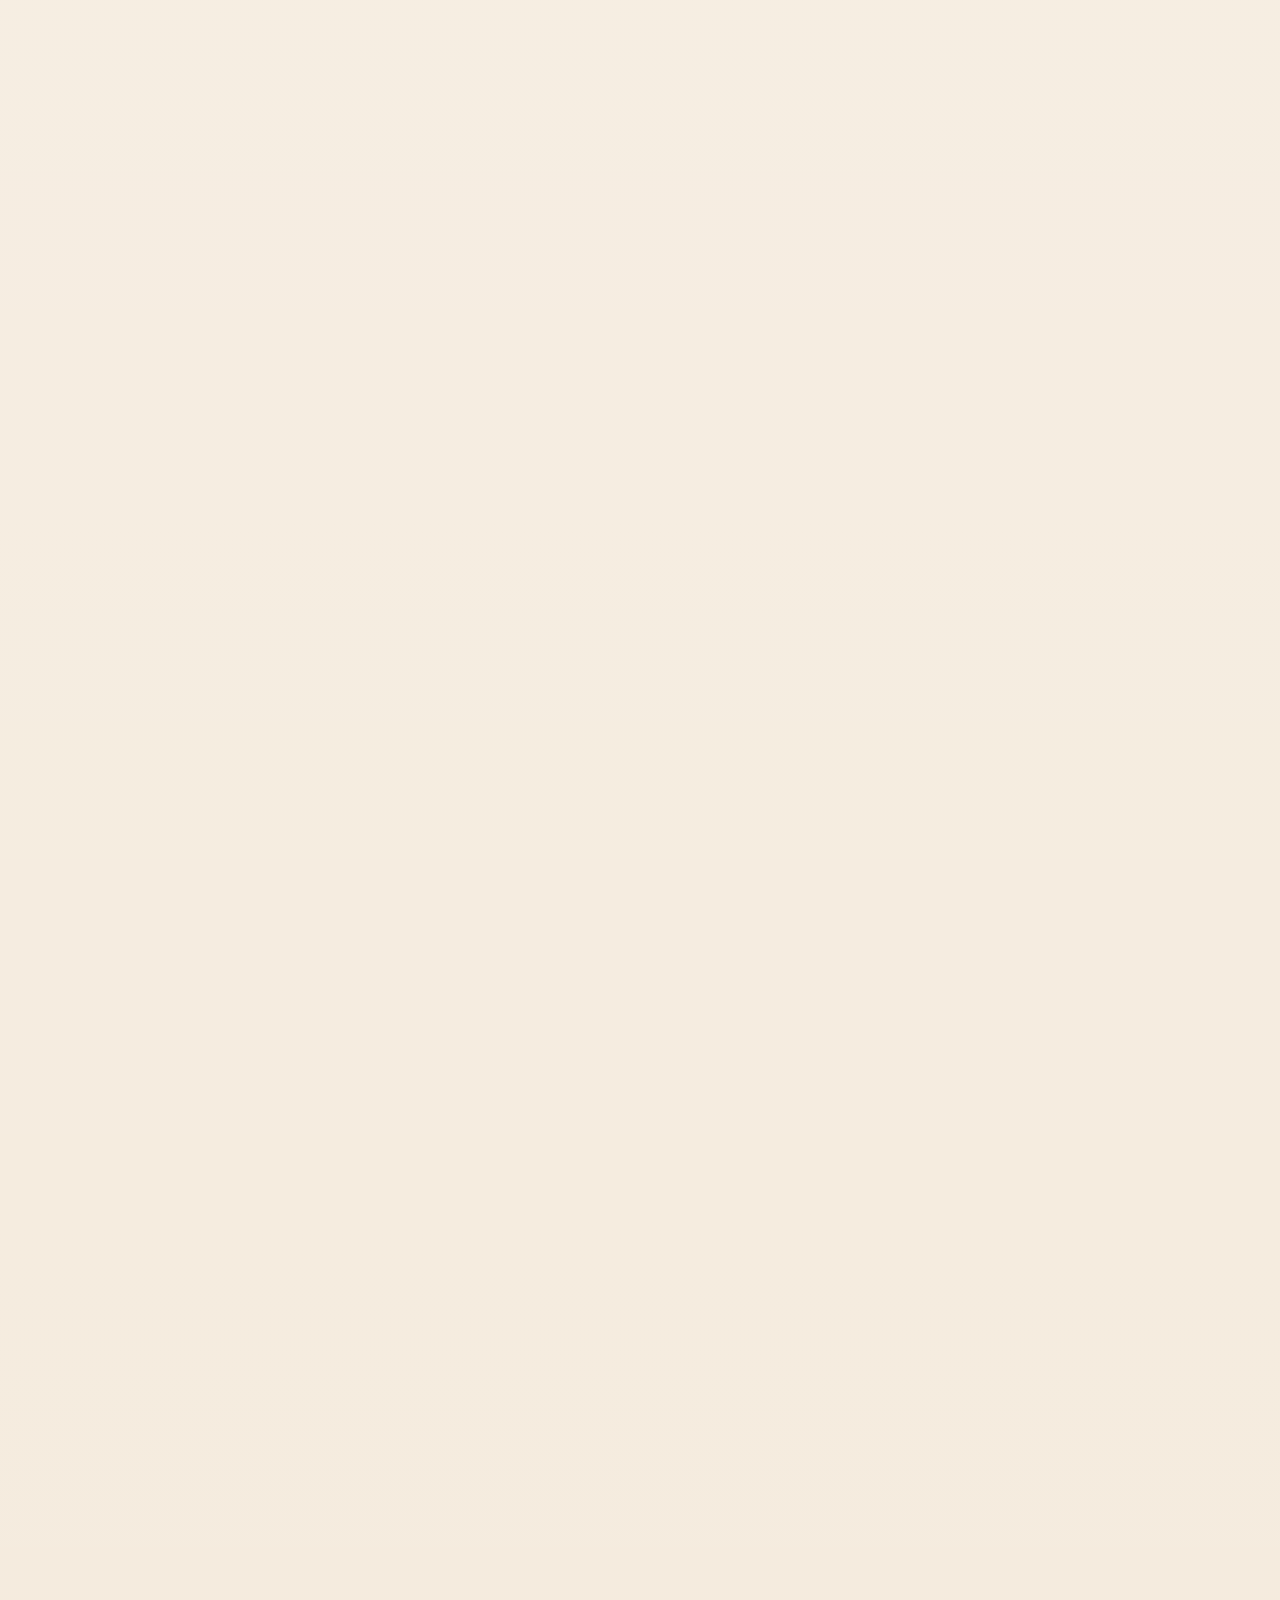
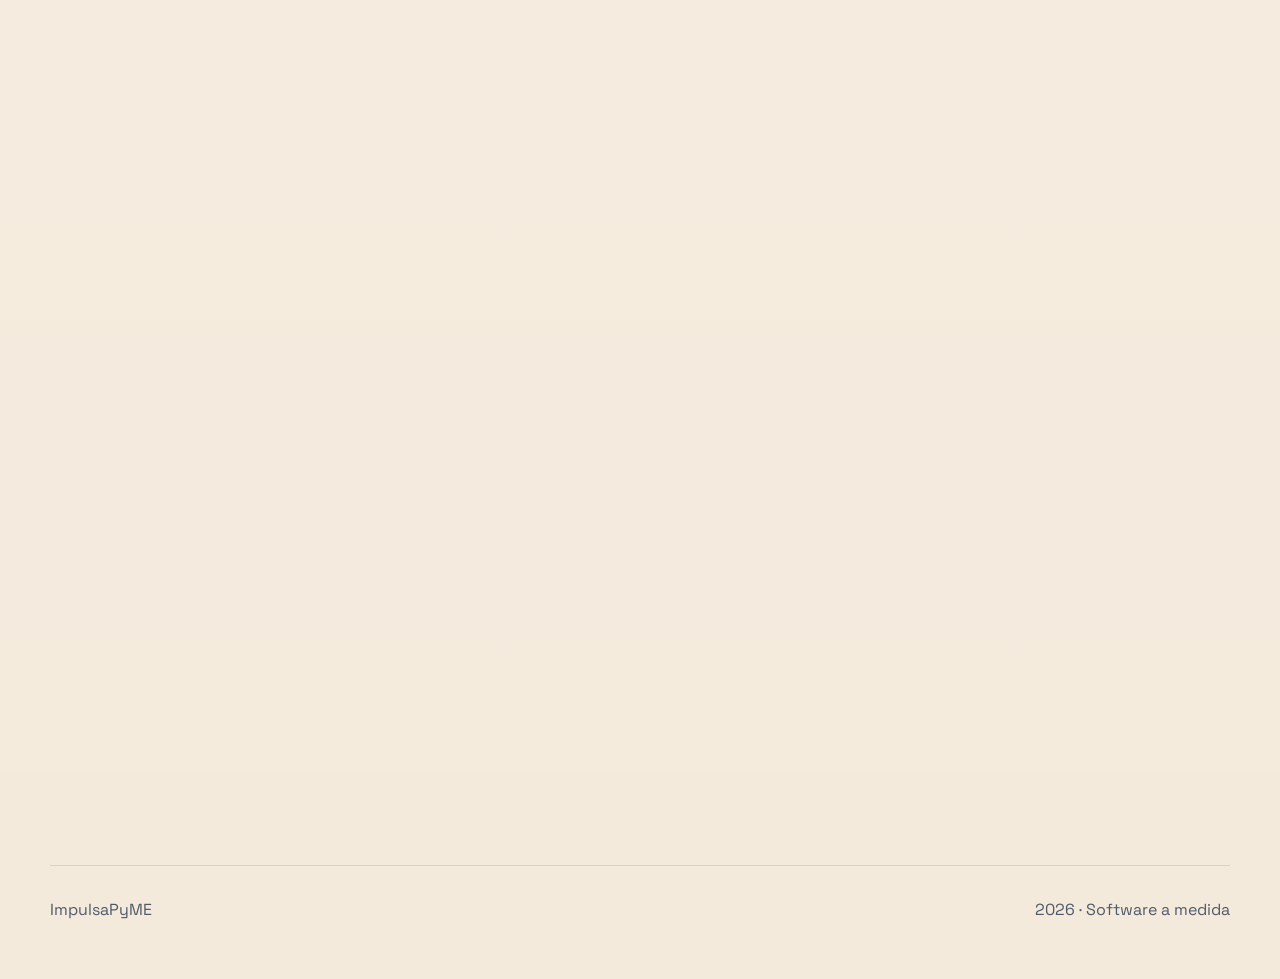
<file: software.html>
<!doctype html>
<html lang="es">
  <head>
    <meta charset="UTF-8" />
    <meta name="viewport" content="width=device-width, initial-scale=1.0" />
    <meta
      name="description"
      content="Software a medida para empresas que necesitan ordenar procesos, automatizar tareas y tomar decisiones con datos claros."
    />
    <meta name="theme-color" content="#f4eadc" id="theme-color-meta" />
    <title>ImpulsaPyME | Software a Medida</title>
    <link rel="icon" type="image/svg+xml" href="assets/favicon.svg" />
    <link rel="stylesheet" href="styles.css" />
    <script type="module" src="script.js"></script>
  </head>
  <body data-page="software">
    <div class="background-glow background-glow--left"></div>
    <div class="background-glow background-glow--right"></div>

    <div class="site-shell">
      <div data-site-topbar></div>
      <div data-site-bubbles></div>

      <main>
        <section class="software-intro" data-software-intro>
          <div class="software-intro__viewport">
            <div class="software-intro__stage">
              <div class="software-intro__backdrop" aria-hidden="true"></div>
              <div
                class="software-curtain software-curtain--left"
                data-code-rain-pane="left"
                aria-hidden="true"
              ></div>
              <div
                class="software-curtain software-curtain--right"
                data-code-rain-pane="right"
                aria-hidden="true"
              ></div>
              <div class="software-intro__vignette" aria-hidden="true"></div>

              <article class="software-intro__core">
                <p class="eyebrow">Área sistemas</p>
                <strong>Software a medida para ordenar tu operación</strong>
              </article>

              <div class="software-intro__details">
                <p class="eyebrow">Software a medida</p>
                <h2>
                  Software a medida para que tu negocio opere con más control y
                  menos fricción.
                </h2>
                <p class="lead">
                  Desarrollamos sistemas pensados para el flujo real de tu
                  empresa: automatizan tareas, ordenan la información y te
                  dejan trabajar con datos claros.
                </p>

                <div class="hero-actions">
                  <a class="button button-primary" href="#soluciones"
                    >Ver soluciones</a
                  >
                  <a class="button button-secondary" href="#contacto"
                    >Solicitar cotización</a
                  >
                </div>

                <ul class="hero-stats" aria-label="Ventajas clave">
                  <li>
                    <strong>Hecho para tu proceso</strong>
                    <span
                      >El sistema se diseña alrededor de cómo trabajas hoy.</span
                    >
                  </li>
                  <li>
                    <strong>Control real</strong>
                    <span
                      >Centraliza inventarios, usuarios, ventas y reportes en
                      una sola lógica.</span
                    >
                  </li>
                  <li>
                    <strong>Listo para crecer</strong>
                    <span
                      >Puedes sumar módulos, áreas e integraciones sin rehacer
                      todo.</span
                    >
                  </li>
                </ul>
              </div>

              <p class="software-intro__hint">Desliza para entrar al sistema</p>
            </div>
          </div>
        </section>

        <section
          class="benefit-band reveal"
          aria-label="Razones para digitalizar procesos"
        >
          <article class="card-variant card-variant--scan card-comp--console">
            <span>01</span>
            <h2>
              Seguir resolviendo todo a mano cuesta tiempo, orden y margen de
              error.
            </h2>
          </article>
          <article class="card-variant card-variant--scan card-comp--console">
            <span>02</span>
            <h2>
              Centralizar procesos da más control sobre ventas, stock y
              operación.
            </h2>
          </article>
          <article class="card-variant card-variant--scan card-comp--console">
            <span>03</span>
            <h2>
              Un sistema bien pensado permite crecer sin perder claridad.
            </h2>
          </article>
        </section>

        <section class="section software-section" id="soluciones">
          <div class="section-heading reveal">
            <p class="eyebrow">Soluciones</p>
            <h2>Soluciones diseñadas para ordenar procesos, automatizar tareas y decidir mejor.</h2>
          </div>

          <div class="software-grid">
            <article class="software-card reveal card-variant card-variant--scan card-comp--beam">
              <p class="card-kicker">Desarrollo de sistemas web</p>
              <h3>Plataformas internas para operar, vender y controlar mejor.</h3>
              <ul>
                <li>Procesos administrativos</li>
                <li>Paneles y dashboards</li>
                <li>Gestión de usuarios y roles</li>
                <li>Ventas y facturación</li>
              </ul>
            </article>

            <article class="software-card reveal card-variant card-variant--scan card-comp--beam">
              <p class="card-kicker">Gestión de inventarios</p>
              <h3>Control claro de stock, movimientos y reposición.</h3>
              <ul>
                <li>Control de stock en tiempo real</li>
                <li>Alertas de productos</li>
                <li>Reportes clave</li>
                <li>Integración con ventas</li>
              </ul>
            </article>

            <article class="software-card reveal card-variant card-variant--scan card-comp--beam">
              <p class="card-kicker">Dashboards para empresas</p>
              <h3>Indicadores claros para tomar decisiones sin adivinar.</h3>
              <ul>
                <li>Visualización de datos en tiempo real</li>
                <li>Gráficos y métricas clave (KPIs)</li>
                <li>Análisis para toma de decisiones</li>
              </ul>
            </article>

            <article class="software-card reveal card-variant card-variant--scan card-comp--beam">
              <p class="card-kicker">Bases de datos</p>
              <h3>Estructura, seguridad y rendimiento para sostener la operación.</h3>
              <ul>
                <li>MySQL y PostgreSQL</li>
                <li>Seguridad y respaldo de información</li>
                <li>Integración con sistemas existentes</li>
              </ul>
            </article>

            <article class="software-card reveal card-variant card-variant--scan card-comp--beam">
              <p class="card-kicker">Aplicaciones</p>
              <h3>Soluciones web o móviles ajustadas al flujo real del equipo.</h3>
              <ul>
                <li>Aplicaciones web modernas y responsivas</li>
                <li>Apps móviles con React Native</li>
                <li>Sistemas según requerimientos del cliente</li>
              </ul>
            </article>

            <article class="software-card reveal card-variant card-variant--scan card-comp--beam">
              <p class="card-kicker">Software a medida</p>
              <h3>Desarrollo adaptado al negocio, no plantillas genéricas.</h3>
              <ul>
                <li>Desarrollo 100% personalizado</li>
                <li>Interfaces intuitivas y fáciles de usar</li>
                <li>Escalabilidad y rendimiento optimizado</li>
              </ul>
            </article>
          </div>

          <div class="software-summary">
            <article class="software-benefits reveal card-variant card-variant--mesh card-comp--depth">
              <p class="panel-label">Beneficios incluidos</p>
              <ul>
                <li>Desarrollo 100% personalizado</li>
                <li>Diagnóstico técnico y funcional</li>
                <li>Código optimizado y escalable</li>
                <li>Capacitación básica de uso</li>
                <li>Soporte de arranque por 3 meses</li>
              </ul>
            </article>

            <article class="software-price reveal card-variant card-variant--orbit card-comp--rgb">
              <p class="panel-label">Precio base</p>
              <h3>Desde Bs 1,500</h3>
              <p>
                Se ajusta según alcance, módulos e integraciones requeridas.
              </p>
            </article>
          </div>
        </section>

        <section class="section" id="proceso">
          <div class="section-heading reveal">
            <p class="eyebrow">Implementación</p>
            <h2>Tres fases para pasar del problema a una herramienta usable.</h2>
          </div>

          <div class="process-grid process-grid--three">
            <article class="process-step reveal card-variant card-variant--pulse card-comp--console">
              <span>Fase 1</span>
              <h3>Diagnóstico</h3>
              <p>
                Revisamos procesos, usuarios, datos y prioridades para definir
                una solución coherente.
              </p>
            </article>
            <article class="process-step reveal card-variant card-variant--pulse card-comp--console">
              <span>Fase 2</span>
              <h3>Desarrollo</h3>
              <p>
                Construimos módulos, dashboards o integraciones y validamos que
                respondan al flujo real del negocio.
              </p>
            </article>
            <article class="process-step reveal card-variant card-variant--pulse card-comp--console">
              <span>Fase 3</span>
              <h3>Implementación</h3>
              <p>
                Implementamos, capacitamos al equipo y acompañamos el arranque.
              </p>
            </article>
          </div>
        </section>

        <section class="section" id="beneficios">
          <div class="section-heading reveal">
            <p class="eyebrow">Valor agregado</p>
            <h2>No desarrollamos por desarrollar. Construimos herramientas que resuelven operación.</h2>
          </div>

          <div class="note-grid">
            <article class="note-card reveal card-variant card-variant--mesh card-comp--depth">
              <strong>Adaptado al negocio</strong>
              <p>
                Cada módulo se define según la operación real, el equipo y el
                nivel de crecimiento.
              </p>
            </article>
            <article class="note-card reveal card-variant card-variant--mesh card-comp--depth">
              <strong>Datos seguros</strong>
              <p>
                Diseñamos accesos, respaldos y estructura para cuidar la
                información.
              </p>
            </article>
            <article class="note-card reveal card-variant card-variant--mesh card-comp--depth">
              <strong>Escalabilidad</strong>
              <p>
                La solución puede crecer con nuevos usuarios, módulos y
                reportes.
              </p>
            </article>
            <article class="note-card reveal card-variant card-variant--mesh card-comp--depth">
              <strong>Acompañamiento inicial</strong>
              <p>
                La entrega no termina en la publicación: acompañamos la puesta
                en marcha y el uso básico.
              </p>
            </article>
          </div>
        </section>

        <section class="section contact-section" id="contacto">
          <div class="contact-card reveal card-variant card-variant--orbit card-comp--rgb">
            <div>
              <p class="eyebrow">Contacto</p>
              <h2>
                Si necesitas un sistema que ordene tu operación, revisamos el
                alcance y la mejor ruta.
              </h2>
              <p>
                Desarrollamos soluciones para negocios que necesitan más
                control, menos fricción y herramientas hechas a medida.
              </p>
            </div>

            <div class="contact-actions">
              <a
                class="button button-primary"
                href="mailto:julieth3357t@gmail.com?subject=Quiero%20cotizar%20software%20a%20medida"
              >
                julieth3357t@gmail.com
              </a>
              <a
                class="button button-secondary"
                href="https://wa.me/59175541660?text=Hola%2C%20quiero%20cotizar%20software%20a%20medida%20para%20mi%20empresa"
                target="_blank"
                rel="noreferrer"
              >
                WhatsApp: 755 41 660
              </a>
            </div>

            <div class="contact-meta">
              <button
                class="copy-chip"
                type="button"
                data-copy="julieth3357t@gmail.com"
                data-copy-type="Correo"
              >
                Copiar correo
              </button>
              <button
                class="copy-chip"
                type="button"
                data-copy="75541660"
                data-copy-type="WhatsApp"
              >
                Copiar WhatsApp
              </button>
              <span class="microcopy"
                >Santa Cruz, Bolivia. Soluciones a medida definidas según
                proceso, alcance y prioridad operativa.</span
              >
            </div>
          </div>
        </section>
      </main>

      <footer class="footer">
        <p>ImpulsaPyME</p>
        <p><span id="current-year"></span> · Software a medida</p>
      </footer>
    </div>
  </body>
</html>
</file>
<file: styles.css>
@import url("https://fonts.googleapis.com/css2?family=Space+Grotesk:wght@400;500;700&display=swap");

@view-transition {
  navigation: auto;
}

:root {
  --bg: #f4eadc;
  --bg-fade: rgba(255, 255, 255, 0.4);
  --surface: rgba(255, 250, 245, 0.78);
  --surface-strong: #fffaf5;
  --surface-contrast: rgba(16, 33, 62, 0.94);
  --ink: #10213e;
  --muted: rgba(16, 33, 62, 0.72);
  --line: rgba(16, 33, 62, 0.12);
  --line-strong: rgba(16, 33, 62, 0.22);
  --accent: #ff6b4a;
  --accent-deep: #d84c30;
  --teal: #0f8b8d;
  --teal-deep: #0a6b74;
  --gold: #f0b33f;
  --glow-left: rgba(255, 107, 74, 0.18);
  --glow-right: rgba(15, 139, 141, 0.18);
  --grid-color: rgba(16, 33, 62, 0.05);
  --shadow: 0 24px 70px rgba(16, 33, 62, 0.14);
  --shadow-strong: 0 36px 110px rgba(16, 33, 62, 0.22);
  --shadow-soft: 0 18px 40px rgba(16, 33, 62, 0.12);
  --radius-lg: 30px;
  --radius-md: 22px;
  --radius-sm: 999px;
  --max-width: 1180px;
  --surface-dark: #08111f;
  --surface-dark-strong: #0d1a2e;
  --ink-inverse: #fff7ef;
  --muted-inverse: rgba(255, 247, 239, 0.74);
  --line-inverse: rgba(255, 247, 239, 0.12);
  --theme-color: #f4eadc;
}

:root[data-theme="dark"] {
  --bg: #09111f;
  --bg-fade: rgba(9, 17, 31, 0.4);
  --surface: rgba(12, 20, 37, 0.74);
  --surface-strong: #101d34;
  --surface-contrast: rgba(244, 234, 220, 0.96);
  --ink: #ecf3ff;
  --muted: rgba(236, 243, 255, 0.72);
  --line: rgba(236, 243, 255, 0.12);
  --line-strong: rgba(236, 243, 255, 0.22);
  --accent: #ff8f6d;
  --accent-deep: #ffb39a;
  --teal: #56d8d4;
  --teal-deep: #87f2ef;
  --gold: #ffcf6d;
  --glow-left: rgba(255, 143, 109, 0.2);
  --glow-right: rgba(86, 216, 212, 0.2);
  --grid-color: rgba(236, 243, 255, 0.06);
  --shadow: 0 24px 70px rgba(0, 0, 0, 0.34);
  --shadow-strong: 0 36px 110px rgba(0, 0, 0, 0.46);
  --shadow-soft: 0 18px 40px rgba(0, 0, 0, 0.28);
  --surface-dark: #040914;
  --surface-dark-strong: #0a1425;
  --ink-inverse: #fff4e7;
  --muted-inverse: rgba(255, 244, 231, 0.72);
  --line-inverse: rgba(255, 244, 231, 0.14);
  --theme-color: #09111f;
}

* {
  box-sizing: border-box;
  scrollbar-width: none;
  -ms-overflow-style: none;
}

*::-webkit-scrollbar {
  width: 0;
  height: 0;
}

html {
  scroll-behavior: smooth;
  scrollbar-width: none;
  -ms-overflow-style: none;
}

body {
  margin: 0;
  min-height: 100vh;
  background:
    radial-gradient(circle at 15% 18%, var(--glow-left), transparent 24%),
    radial-gradient(circle at 82% 22%, var(--glow-right), transparent 26%),
    linear-gradient(180deg, var(--bg-fade), rgba(255, 255, 255, 0)), var(--bg);
  color: var(--ink);
  font-family: "Space Grotesk", sans-serif;
  line-height: 1.55;
  overflow-x: hidden;
  scrollbar-width: none;
  -ms-overflow-style: none;
  transition:
    background-color 0.35s ease,
    color 0.35s ease;
}

.home-route-loader {
  position: fixed;
  top: 0;
  left: 0;
  width: 100%;
  height: 3px;
  opacity: 0;
  pointer-events: none;
  z-index: 130;
  transition: opacity 0.2s ease;
}

.home-route-loader.is-visible {
  opacity: 1;
}

.home-route-loader__bar {
  display: block;
  width: 100%;
  height: 100%;
  background: linear-gradient(90deg, var(--teal), var(--accent), var(--gold));
  box-shadow: 0 0 18px color-mix(in srgb, var(--accent) 45%, transparent);
  transform: scaleX(var(--home-loader-scale, 0));
  transform-origin: left center;
  transition: transform 0.32s ease;
}

.site-loader {
  position: fixed;
  inset: 0;
  z-index: 200;
  display: grid;
  place-items: center;
  background: var(--bg);
  transition: opacity 0.6s cubic-bezier(0.22, 1, 0.36, 1), visibility 0.6s;
}

.site-loader.is-hidden {
  opacity: 0;
  visibility: hidden;
  pointer-events: none;
}

.site-loader__content {
  display: flex;
  flex-direction: column;
  align-items: center;
  gap: 2rem;
  width: min(100%, 20rem);
}

.site-loader__logo {
  width: 5rem;
  height: 5rem;
  color: var(--accent);
}

.site-loader__svg path {
  stroke-dasharray: 200;
  stroke-dashoffset: 200;
  animation: loader-stroke 2.5s ease infinite alternate;
}

.site-loader__svg .line-1 { animation-delay: 0s; }
.site-loader__svg .line-2 { animation-delay: 0.2s; }
.site-loader__svg .line-3 { animation-delay: 0.4s; }
.site-loader__svg .line-4 { animation-delay: 0.6s; }
.site-loader__svg .line-5 { animation-delay: 0.8s; }
.site-loader__svg .line-6 { animation-delay: 1s; }

.site-loader__dots {
  animation: loader-fade 1.5s ease infinite alternate;
}

.site-loader__progress {
  width: 100%;
  height: 2px;
  background: var(--line);
  border-radius: 999px;
  overflow: hidden;
}

.site-loader__bar {
  width: 100%;
  height: 100%;
  background: linear-gradient(90deg, var(--accent), var(--teal));
  transform: scaleX(0);
  transform-origin: left;
  animation: loader-progress 3s ease-in-out infinite;
}

.site-loader__text {
  margin: 0;
  font-size: 0.75rem;
  font-weight: 700;
  letter-spacing: 0.2em;
  text-transform: uppercase;
  color: var(--muted);
  animation: loader-fade 1.5s ease infinite alternate;
}

@keyframes loader-stroke {
  0% { stroke-dashoffset: 200; opacity: 0; }
  20% { opacity: 1; }
  80% { stroke-dashoffset: 0; opacity: 1; }
  100% { stroke-dashoffset: 0; opacity: 1; }
}

@keyframes loader-fade {
  from { opacity: 0.4; }
  to { opacity: 1; }
}

@keyframes loader-progress {
  0% { transform: scaleX(0); }
  50% { transform: scaleX(0.7); }
  100% { transform: scaleX(1); }
}

body[data-preview-embed="true"]:not([data-preview-expanded="true"]),
body[data-embedded-frame="true"] {
  overflow: hidden;
}

body[data-preview-embed="true"]:not([data-preview-expanded="true"])
  .home-bubble-nav,
body[data-preview-embed="true"]:not([data-preview-expanded="true"]) .footer,
body[data-embedded-frame="true"] .home-bubble-nav,
body[data-embedded-frame="true"] .footer {
  display: none !important;
}

body[data-preview-embed="true"]:not([data-preview-expanded="true"])
  .site-shell,
body[data-embedded-frame="true"] .site-shell {
  width: min(calc(100% - 0.4rem), 100%);
  padding-bottom: 0;
}

body[data-preview-embed="true"]:not([data-preview-expanded="true"]) .topbar,
body[data-embedded-frame="true"] .topbar {
  display: none !important;
}

body[data-preview-embed="true"]:not([data-preview-expanded="true"]) .section,
body[data-embedded-frame="true"] .section {
  padding-top: 1.3rem;
  padding-bottom: 0;
}

body[data-preview-embed="true"]:not([data-preview-expanded="true"]) .hero,
body[data-embedded-frame="true"] .hero {
  padding-top: 1.2rem;
}

body[data-preview-embed="true"]:not([data-preview-expanded="true"])
  .design-hero,
body[data-embedded-frame="true"] .design-hero {
  padding-top: 1.15rem;
}

body[data-preview-embed="true"]:not([data-preview-expanded="true"])
  .hero-visual,
body[data-preview-embed="true"]:not([data-preview-expanded="true"])
  .systems-visual,
body[data-embedded-frame="true"] .hero-visual,
body[data-embedded-frame="true"] .systems-visual {
  min-height: 31rem;
  margin-bottom: 0;
}

body[data-preview-embed="true"]:not([data-preview-expanded="true"])
  .design-hero__stage,
body[data-embedded-frame="true"] .design-hero__stage {
  min-height: 33rem;
}

body[data-preview-embed="true"]:not([data-preview-expanded="true"])
  .design-hero__intro,
body[data-embedded-frame="true"]:not([data-preview-expanded="true"])
  .design-hero__intro {
  gap: 0.55rem;
  max-width: none;
  overflow: hidden;
}

body[data-preview-embed="true"]:not([data-preview-expanded="true"])
  .design-hero__intro
  .eyebrow,
body[data-preview-embed="true"]:not([data-preview-expanded="true"])
  .design-hero__tag,
body[data-preview-embed="true"]:not([data-preview-expanded="true"])
  .design-hero__intro
  .lead,
body[data-preview-embed="true"]:not([data-preview-expanded="true"])
  .design-hero__actions,
body[data-embedded-frame="true"]:not([data-preview-expanded="true"])
  .design-hero__intro
  .eyebrow,
body[data-embedded-frame="true"]:not([data-preview-expanded="true"])
  .design-hero__tag,
body[data-embedded-frame="true"]:not([data-preview-expanded="true"])
  .design-hero__intro
  .lead,
body[data-embedded-frame="true"]:not([data-preview-expanded="true"])
  .design-hero__actions {
  display: none;
}

body[data-preview-embed="true"]:not([data-preview-expanded="true"])
  .design-hero__headline-cluster,
body[data-embedded-frame="true"]:not([data-preview-expanded="true"])
  .design-hero__headline-cluster {
  width: min(100%, 62rem);
  margin-top: -2.6rem;
  margin-bottom: -3.3rem;
  transform: scale(1.08);
  transform-origin: center top;
}

body[data-preview-embed="true"]:not([data-preview-expanded="true"])
  .design-hero__intro
  h1,
body[data-embedded-frame="true"]:not([data-preview-expanded="true"])
  .design-hero__intro
  h1 {
  transform: translateY(-0.65rem);
}

body[data-preview-embed="true"]:not([data-preview-expanded="true"])
  .software-intro__core,
body[data-embedded-frame="true"]:not([data-preview-expanded="true"])
  .software-intro__core {
  display: none;
}

body[data-embedded-frame="true"] .background-glow {
  display: none;
}

body[data-embedded-frame="true"] .reveal {
  opacity: 1 !important;
  translate: 0 0 !important;
  scale: 1 !important;
  rotate: 0deg !important;
  filter: none !important;
  transition: none !important;
}

body[data-embedded-frame="true"]:not([data-preview-active="true"]) .card-variant::after {
  animation-play-state: paused;
}

body[data-embedded-frame="true"]:not([data-preview-active="true"]) .scene-ring,
body[data-embedded-frame="true"]:not([data-preview-active="true"])
  .systems-gridplane,
body[data-embedded-frame="true"]:not([data-preview-active="true"]) .orbit,
body[data-embedded-frame="true"]:not([data-preview-active="true"])
  .design-hero__headline-orbit,
body[data-embedded-frame="true"]:not([data-preview-active="true"])
  .design-tool-orbiter,
body[data-embedded-frame="true"]:not([data-preview-active="true"]) .scene-pill,
body[data-embedded-frame="true"]:not([data-preview-active="true"])
  .systems-panel,
body[data-embedded-frame="true"]:not([data-preview-active="true"])
  .systems-node,
body[data-embedded-frame="true"]:not([data-preview-active="true"])
  .systems-rain__stream,
body[data-embedded-frame="true"]:not([data-preview-active="true"])
  .software-code-column,
body[data-embedded-frame="true"]:not([data-preview-active="true"])
  .design-hero__chip {
  animation-play-state: paused !important;
}

body[data-preview-embed="true"][data-preview-expanded="true"] {
  overflow-x: hidden;
  overflow-y: auto;
}

body::before {
  position: fixed;
  inset: 0;
  background-image:
    linear-gradient(var(--grid-color) 1px, transparent 1px),
    linear-gradient(90deg, var(--grid-color) 1px, transparent 1px);
  background-size: 36px 36px;
  content: "";
  -webkit-mask-image: linear-gradient(180deg, rgba(0, 0, 0, 0.85), transparent);
  mask-image: linear-gradient(180deg, rgba(0, 0, 0, 0.85), transparent);
  pointer-events: none;
  z-index: -3;
}

.background-glow {
  position: fixed;
  border-radius: 50%;
  filter: blur(100px);
  opacity: 0.55;
  pointer-events: none;
  z-index: -2;
}

.background-glow--left {
  top: -7rem;
  left: -6rem;
  width: 22rem;
  height: 22rem;
  background: color-mix(in srgb, var(--accent) 45%, transparent);
}

.background-glow--right {
  top: 15rem;
  right: -8rem;
  width: 24rem;
  height: 24rem;
  background: color-mix(in srgb, var(--teal) 42%, transparent);
}

.site-shell {
  width: min(calc(100% - 2rem), var(--max-width));
  margin: 0 auto;
  padding-bottom: 2.5rem;
}

.topbar {
  position: sticky;
  top: 1rem;
  z-index: 50;
  --header-y: 0px;
  --header-scale: 1;
  --header-side-trim: 0px;
  --header-min-width: 16rem;
  display: flex;
  align-items: center;
  justify-content: space-between;
  gap: 1rem;
  margin-top: 1rem;
  width: clamp(
    var(--header-min-width),
    calc(100% - var(--header-side-trim)),
    100%
  );
  max-width: 100%;
  margin-inline: auto;
  overflow: hidden;
  padding: 1rem 1.25rem;
  border: 1px solid var(--line);
  border-radius: var(--radius-lg);
  background: color-mix(in srgb, var(--surface-strong) 82%, transparent);
  color: var(--ink);
  backdrop-filter: blur(20px);
  box-shadow: var(--shadow);
  opacity: 1;
  transform-origin: center top;
  transform: translateY(var(--header-y)) scale(var(--header-scale));
  transition:
    transform 0.25s ease,
    width 0.4s ease,
    box-shadow 0.25s ease,
    background-color 0.25s ease,
    border-color 0.25s ease,
    border-radius 0.25s ease,
    padding 0.25s ease,
    opacity 0.22s ease;
}

.topbar.is-scrolled {
  --header-scale: 0.992;
  box-shadow: var(--shadow-strong);
}

.topbar.is-condensed {
  --header-side-trim: clamp(2.5rem, 10vw, 8rem);
  padding: 0.78rem 0.95rem;
  border-radius: 1.45rem;
}

.topbar.is-hidden {
  --header-y: calc(-100% - 1.4rem);
  --header-side-trim: clamp(6rem, 22vw, 16rem);
  opacity: 0;
  pointer-events: none;
}

.brand {
  display: inline-flex;
  align-items: center;
  gap: 0.9rem;
  color: inherit;
  min-width: 0;
  text-decoration: none;
}

.brand-mark {
  display: inline-grid;
  place-items: center;
  width: 3rem;
  height: 3rem;
  border-radius: 1rem;
  background: linear-gradient(135deg, var(--accent), var(--gold));
  color: #fff;
  font-weight: 700;
  letter-spacing: 0.08em;
  box-shadow: 0 12px 24px color-mix(in srgb, var(--accent) 35%, transparent);
  transition:
    transform 0.25s cubic-bezier(0.22, 1, 0.36, 1),
    box-shadow 0.25s ease;
}

.brand-mark img {
  display: block;
  width: 80%;
  height: 80%;
}

.brand:hover .brand-mark,
.brand:focus-visible .brand-mark {
  transform: rotate(-8deg) scale(1.05);
  box-shadow: 0 18px 34px color-mix(in srgb, var(--accent) 45%, transparent);
}

.brand-copy {
  display: flex;
  flex-direction: column;
  min-width: 0;
}

.brand-copy strong {
  font-size: 1rem;
  line-height: 1.1;
  transition: font-size 0.24s ease;
}

.brand-copy small {
  color: var(--muted);
  font-size: 0.8rem;
  transition: font-size 0.24s ease;
}

.topbar-actions {
  display: inline-flex;
  align-items: center;
  gap: 0.75rem;
  min-width: 0;
}

.site-utility,
.site-presence {
  display: inline-flex;
  align-items: center;
}

.site-presence {
  gap: 0.45rem;
  min-height: 2.6rem;
  padding: 0.3rem 0.8rem;
  border: 1px solid var(--line);
  border-radius: var(--radius-sm);
  background: color-mix(in srgb, var(--surface) 90%, transparent);
}

.site-presence__flag {
  width: 1rem;
  height: 0.72rem;
  border-radius: 0.16rem;
  background: linear-gradient(
    180deg,
    #d52b1e 0 33.33%,
    #f9d616 33.33% 66.66%,
    #007a3d 66.66% 100%
  );
  box-shadow: inset 0 0 0 1px rgba(16, 33, 62, 0.08);
  flex-shrink: 0;
}

.site-presence__time {
  color: var(--muted);
  font-size: 0.8rem;
  font-weight: 700;
  letter-spacing: 0.08em;
  white-space: nowrap;
  transition: font-size 0.24s ease;
}

.site-nav {
  display: inline-flex;
  align-items: center;
  gap: 0.45rem;
}

.site-nav a {
  position: relative;
  display: inline-flex;
  align-items: center;
  min-height: 2.6rem;
  padding: 0.35rem 0.8rem;
  border: 1px solid transparent;
  border-radius: var(--radius-sm);
  color: var(--ink);
  font-size: 0.95rem;
  text-decoration: none;
  transition:
    transform 0.2s ease,
    border-color 0.2s ease,
    background-color 0.2s ease,
    color 0.2s ease;
}

.site-nav a::after {
  position: absolute;
  left: 0.8rem;
  right: 0.8rem;
  bottom: 0.35rem;
  height: 2px;
  background: linear-gradient(90deg, var(--accent), var(--teal));
  content: "";
  opacity: 0;
  transform: scaleX(0.4);
  transform-origin: left;
  transition:
    opacity 0.22s ease,
    transform 0.22s ease;
}

.site-nav a:hover,
.site-nav a:focus-visible {
  transform: translateY(-1px);
}

.site-nav a:hover::after,
.site-nav a:focus-visible::after,
.site-nav a.is-active::after {
  opacity: 1;
  transform: scaleX(1);
}

.site-nav a.is-active {
  border-color: var(--line);
  background: color-mix(in srgb, var(--surface) 88%, transparent);
}

.theme-toggle,
.nav-toggle {
  display: inline-flex;
  align-items: center;
  gap: 0.7rem;
  border: 1px solid var(--line);
  border-radius: var(--radius-sm);
  background: color-mix(in srgb, var(--surface-strong) 92%, transparent);
  color: var(--ink);
  cursor: pointer;
  font: inherit;
  padding: 0.65rem 0.95rem;
  transition:
    transform 0.2s ease,
    border-color 0.2s ease,
    background-color 0.2s ease;
}

.theme-toggle:hover,
.theme-toggle:focus-visible,
.nav-toggle:hover,
.nav-toggle:focus-visible {
  transform: translateY(-1px);
  border-color: var(--line-strong);
}

.theme-toggle__track {
  position: relative;
  width: 2.8rem;
  height: 1.55rem;
  flex-shrink: 0;
  border-radius: var(--radius-sm);
  background: color-mix(in srgb, var(--ink) 10%, transparent);
  box-shadow: inset 0 0 0 1px var(--line);
}

.theme-toggle__thumb {
  position: absolute;
  top: 0.18rem;
  left: 0.2rem;
  width: 1.18rem;
  height: 1.18rem;
  border-radius: 50%;
  background: linear-gradient(135deg, var(--accent), var(--gold));
  transition:
    transform 0.24s ease,
    background 0.24s ease;
}

:root[data-theme="dark"] .theme-toggle__thumb {
  transform: translateX(1.22rem);
  background: linear-gradient(135deg, var(--teal), var(--gold));
}

.theme-toggle__label {
  font-size: 0.9rem;
  white-space: nowrap;
  transition: font-size 0.24s ease;
}

.topbar.is-condensed .brand-copy strong {
  font-size: 0.94rem;
}

.topbar.is-condensed .brand-copy small {
  font-size: 0.76rem;
}

.topbar.is-condensed .site-presence__time {
  font-size: 0.76rem;
}

.topbar.is-condensed .theme-toggle__label {
  font-size: 0.84rem;
}

.nav-toggle__icon {
  position: relative;
  display: inline-grid;
  width: 1.1rem;
  height: 0.95rem;
  flex-shrink: 0;
}

.nav-toggle__icon span {
  position: absolute;
  left: 0;
  width: 100%;
  height: 2px;
  border-radius: 999px;
  background: currentColor;
  transform-origin: center;
  transition:
    transform 0.22s ease,
    top 0.22s ease,
    opacity 0.22s ease;
}

.nav-toggle__icon span:nth-child(1) {
  top: 0;
}

.nav-toggle__icon span:nth-child(2) {
  top: calc(50% - 1px);
}

.nav-toggle__icon span:nth-child(3) {
  top: calc(100% - 2px);
}

.nav-toggle[aria-expanded="true"] .nav-toggle__icon span:nth-child(1) {
  top: calc(50% - 1px);
  transform: rotate(45deg);
}

.nav-toggle[aria-expanded="true"] .nav-toggle__icon span:nth-child(2) {
  opacity: 0;
}

.nav-toggle[aria-expanded="true"] .nav-toggle__icon span:nth-child(3) {
  top: calc(50% - 1px);
  transform: rotate(-45deg);
}

.nav-toggle__label {
  font-size: 0.9rem;
  font-weight: 500;
  white-space: nowrap;
}

.nav-toggle {
  display: none;
}

.section {
  padding: 5.5rem 0;
}

body:not([data-page="home"]) main > section:not(:first-child) {
  content-visibility: auto;
  contain-intrinsic-size: 1px 960px;
}

.hero {
  display: grid;
  grid-template-columns: minmax(0, 1.05fr) minmax(320px, 0.95fr);
  gap: 2rem;
  align-items: center;
  padding-top: 5rem;
}

.hero-copy,
.hero-visual,
.systems-visual {
  position: relative;
  z-index: 2;
}

.hero-visual,
.systems-visual {
  min-height: 36rem;
  padding: 1rem 1.75rem 2rem;
  margin: -1rem -1.75rem -2rem;
  overflow: visible;
  isolation: isolate;
}

.hero-visual::after,
.systems-visual::after {
  position: absolute;
  inset: 1rem 0.75rem 1.5rem;
  border-radius: 2.5rem;
  background: radial-gradient(
    circle at 50% 45%,
    color-mix(in srgb, var(--surface-strong) 28%, transparent),
    transparent 68%
  );
  content: "";
  pointer-events: none;
  z-index: -1;
}

.eyebrow,
.card-kicker,
.panel-label {
  margin: 0;
  text-transform: uppercase;
  letter-spacing: 0.12em;
  font-size: 0.78rem;
  font-weight: 700;
}

.eyebrow,
.panel-label {
  color: var(--accent-deep);
}

.card-kicker {
  color: var(--teal-deep);
}

h1,
h2,
h3 {
  margin: 0;
  font-family: "Space Grotesk", sans-serif;
  letter-spacing: -0.03em;
  line-height: 0.98;
}

h1 {
  margin-top: 0.7rem;
  font-size: clamp(3rem, 7vw, 6.2rem);
  max-width: 11ch;
  text-wrap: balance;
}

h2 {
  font-size: clamp(2rem, 4vw, 3.5rem);
  text-wrap: balance;
}

h3 {
  font-size: clamp(1.5rem, 2.8vw, 2rem);
}

.lead,
.section-heading > p:not(.eyebrow),
.hero p,
.service-card p,
.benefit-card p,
.proposal-card span,
.process-step p,
.price-card li,
.side-card p,
.note-card p,
.terms-card p,
.contact-card p,
.software-price p,
.scene-core span,
.systems-core span {
  color: var(--muted);
}

.hero-copy--wide h1 {
  max-width: 13ch;
}

.hero-copy--wide .lead {
  max-width: 58ch;
}

body[data-page="marketing"] {
  --page-section-accent: #ff7d5a;
  --page-section-accent-alt: #f0b33f;
  --page-section-accent-fade: rgba(255, 125, 90, 0.18);
  --page-section-accent-fade-strong: rgba(240, 179, 63, 0.2);
  --page-section-shadow: rgba(216, 76, 48, 0.22);
}

:root[data-theme="dark"] body[data-page="marketing"] {
  --page-section-accent: #ffab8d;
  --page-section-accent-alt: #ffd57a;
  --page-section-accent-fade: rgba(255, 171, 141, 0.24);
  --page-section-accent-fade-strong: rgba(255, 213, 122, 0.24);
  --page-section-shadow: rgba(0, 0, 0, 0.38);
}

body[data-page="design"] {
  --page-section-accent: #ff8a6d;
  --page-section-accent-alt: #f0b33f;
  --page-section-accent-fade: rgba(255, 138, 109, 0.18);
  --page-section-accent-fade-strong: rgba(240, 179, 63, 0.2);
  --page-section-shadow: rgba(170, 84, 52, 0.22);
}

:root[data-theme="dark"] body[data-page="design"] {
  --page-section-accent: #ffb48f;
  --page-section-accent-alt: #ffd982;
  --page-section-accent-fade: rgba(255, 180, 143, 0.24);
  --page-section-accent-fade-strong: rgba(255, 217, 130, 0.24);
  --page-section-shadow: rgba(0, 0, 0, 0.38);
}

body[data-page="software"] {
  --software-stage-bg: #e9dfd1;
  --software-stage-text: #10213e;
  --software-stage-title: #10213e;
  --software-stage-text-soft: rgba(16, 33, 62, 0.74);
  --software-stage-text-softer: rgba(16, 33, 62, 0.62);
  --software-stage-backdrop:
    radial-gradient(
      circle at 50% 45%,
      rgba(15, 139, 141, 0.16),
      transparent 24%
    ),
    radial-gradient(
      circle at 50% 80%,
      rgba(255, 107, 74, 0.08),
      transparent 32%
    ),
    linear-gradient(180deg, rgba(255, 255, 255, 0.72), rgba(233, 223, 209, 0.18)),
    #e9dfd1;
  --software-stage-vignette:
    linear-gradient(
      180deg,
      rgba(244, 234, 220, 0.88) 0%,
      rgba(244, 234, 220, 0.16) 18%,
      rgba(244, 234, 220, 0.22) 82%,
      rgba(231, 220, 205, 0.88) 100%
    ),
    radial-gradient(
      circle at 50% 45%,
      transparent 0 18%,
      rgba(255, 250, 245, 0.26) 38%,
      rgba(231, 220, 205, 0.72) 88%
    );
  --software-curtain-panel-bg:
    linear-gradient(
      90deg,
      rgba(244, 234, 220, 0.96),
      rgba(255, 255, 255, 0.46) 16%,
      rgba(244, 234, 220, 0.96)
    ),
    repeating-linear-gradient(
      90deg,
      rgba(16, 33, 62, 0.04) 0 8px,
      transparent 8px 28px
    );
  --software-curtain-panel-shadow:
    inset 0 0 0 1px rgba(15, 139, 141, 0.08),
    inset 0 0 120px rgba(15, 139, 141, 0.08);
  --software-curtain-streak: rgba(15, 139, 141, 0.14);
  --software-curtain-streak-hot: rgba(255, 255, 255, 0.4);
  --software-curtain-streak-opacity: 0.56;
  --software-code-color: rgba(15, 139, 141, 0.78);
  --software-code-shadow:
    0 0 8px rgba(15, 139, 141, 0.28),
    0 0 18px rgba(15, 139, 141, 0.14);
  --software-core-glow: 0 0 34px rgba(15, 139, 141, 0.12);
  --software-stat-border: rgba(16, 33, 62, 0.08);
  --software-stat-bg:
    linear-gradient(
      145deg,
      rgba(255, 255, 255, 0.64),
      rgba(255, 250, 245, 0.36)
    ),
    rgba(255, 250, 245, 0.44);
  --software-stat-shadow: 0 18px 46px rgba(16, 33, 62, 0.14);
  --software-button-secondary-border: rgba(16, 33, 62, 0.12);
  --software-button-secondary-bg: rgba(255, 255, 255, 0.34);
  --software-button-secondary-color: #10213e;
  --software-button-secondary-hover-border: rgba(15, 139, 141, 0.22);
  --software-button-secondary-hover-bg: rgba(255, 255, 255, 0.54);
  --software-hint-border: rgba(16, 33, 62, 0.1);
  --software-hint-bg: rgba(255, 255, 255, 0.28);
  --software-hint-color: rgba(16, 33, 62, 0.64);
  --page-section-accent: #0f8b8d;
  --page-section-accent-alt: #5ed8d2;
  --page-section-rgb-hot: #ff5f64;
  --page-section-accent-fade: rgba(15, 139, 141, 0.18);
  --page-section-accent-fade-strong: rgba(94, 216, 210, 0.18);
  --page-section-shadow: rgba(8, 73, 77, 0.2);
}

:root[data-theme="dark"] body[data-page="software"] {
  --software-stage-bg: #020503;
  --software-stage-text: #effff6;
  --software-stage-title: #f2fff9;
  --software-stage-text-soft: rgba(239, 255, 246, 0.78);
  --software-stage-text-softer: rgba(239, 255, 246, 0.68);
  --software-stage-backdrop:
    radial-gradient(
      circle at 50% 45%,
      rgba(63, 255, 158, 0.12),
      transparent 24%
    ),
    radial-gradient(
      circle at 50% 80%,
      rgba(63, 255, 158, 0.08),
      transparent 30%
    ),
    linear-gradient(180deg, rgba(2, 8, 4, 0.24), rgba(2, 5, 3, 0.04)),
    #020503;
  --software-stage-vignette:
    linear-gradient(
      180deg,
      rgba(1, 3, 2, 0.78) 0%,
      rgba(1, 3, 2, 0.18) 18%,
      rgba(1, 3, 2, 0.18) 82%,
      rgba(1, 3, 2, 0.82) 100%
    ),
    radial-gradient(
      circle at 50% 45%,
      transparent 0 18%,
      rgba(1, 3, 2, 0.28) 38%,
      rgba(1, 3, 2, 0.62) 88%
    );
  --software-curtain-panel-bg:
    linear-gradient(
      90deg,
      rgba(0, 0, 0, 0.88),
      rgba(2, 12, 6, 0.38) 16%,
      rgba(0, 0, 0, 0.88)
    ),
    repeating-linear-gradient(
      90deg,
      rgba(255, 255, 255, 0.03) 0 8px,
      transparent 8px 28px
    );
  --software-curtain-panel-shadow:
    inset 0 0 0 1px rgba(77, 255, 162, 0.08),
    inset 0 0 120px rgba(77, 255, 162, 0.06);
  --software-curtain-streak: rgba(77, 255, 162, 0.18);
  --software-curtain-streak-hot: rgba(255, 255, 255, 0.22);
  --software-curtain-streak-opacity: 0.46;
  --software-code-color: rgba(91, 255, 182, 0.92);
  --software-code-shadow:
    0 0 8px rgba(91, 255, 182, 0.86),
    0 0 18px rgba(91, 255, 182, 0.42);
  --software-core-glow: 0 0 34px rgba(91, 255, 182, 0.18);
  --software-stat-border: rgba(121, 255, 196, 0.14);
  --software-stat-bg:
    linear-gradient(
      145deg,
      rgba(239, 255, 246, 0.08),
      rgba(239, 255, 246, 0.03)
    ),
    rgba(3, 9, 6, 0.56);
  --software-stat-shadow: 0 18px 46px rgba(0, 0, 0, 0.3);
  --software-button-secondary-border: rgba(121, 255, 196, 0.16);
  --software-button-secondary-bg: rgba(239, 255, 246, 0.05);
  --software-button-secondary-color: #effff6;
  --software-button-secondary-hover-border: rgba(121, 255, 196, 0.28);
  --software-button-secondary-hover-bg: rgba(239, 255, 246, 0.09);
  --software-hint-border: rgba(121, 255, 196, 0.12);
  --software-hint-bg: rgba(239, 255, 246, 0.05);
  --software-hint-color: rgba(239, 255, 246, 0.68);
  --page-section-accent: #63ffbe;
  --page-section-accent-alt: #88f7ff;
  --page-section-rgb-hot: #ff4d7a;
  --page-section-accent-fade: rgba(99, 255, 190, 0.24);
  --page-section-accent-fade-strong: rgba(136, 247, 255, 0.22);
  --page-section-shadow: rgba(0, 0, 0, 0.42);
}

.software-intro {
  --software-intro-overlap: 8.8rem;
  --software-intro-bleed-top: 1.4rem;
  --software-curtain-progress: 0;
  position: relative;
  width: 100vw;
  min-height: calc(220svh + var(--software-intro-overlap));
  margin-top: calc(var(--software-intro-overlap) * -1);
  margin-inline: calc(50% - 50vw);
}

.software-intro__viewport {
  position: sticky;
  top: calc(var(--software-intro-bleed-top) * -1);
  height: calc(100svh + var(--software-intro-bleed-top));
  overflow: clip;
}

.software-intro__stage {
  position: relative;
  height: 100%;
  overflow: hidden;
  isolation: isolate;
  background: var(--software-stage-bg);
  color: var(--software-stage-text);
  transition:
    background 0.35s ease,
    color 0.35s ease;
}

.software-intro__backdrop,
.software-intro__vignette {
  position: absolute;
  inset: 0;
  pointer-events: none;
}

.software-intro__backdrop {
  background: var(--software-stage-backdrop);
  z-index: 1;
  transition: background 0.35s ease;
}

.software-intro__vignette {
  background: var(--software-stage-vignette);
  z-index: 2;
  transition: background 0.35s ease;
}

.software-curtain {
  position: absolute;
  top: 0;
  bottom: 0;
  width: 52%;
  overflow: hidden;
  pointer-events: none;
  opacity: clamp(
    0.16,
    calc(1 - var(--software-curtain-progress) * 0.9),
    1
  );
  filter: blur(calc(var(--software-curtain-progress) * 1.2px));
  will-change: transform, opacity, filter;
  z-index: 4;
}

.software-curtain::before,
.software-curtain::after {
  position: absolute;
  inset: 0;
  content: "";
  pointer-events: none;
}

.software-curtain::before {
  background: var(--software-curtain-panel-bg);
  box-shadow: var(--software-curtain-panel-shadow);
  transition:
    background 0.35s ease,
    box-shadow 0.35s ease;
}

.software-curtain::after {
  width: 12%;
  background: linear-gradient(
    90deg,
    transparent,
    var(--software-curtain-streak),
    var(--software-curtain-streak-hot),
    transparent
  );
  opacity: var(--software-curtain-streak-opacity);
  transition:
    background 0.35s ease,
    opacity 0.35s ease;
}

.software-curtain--left {
  left: -2%;
  transform-origin: left center;
  transform: translateX(calc(var(--software-curtain-progress) * -9vw))
    scaleX(calc(1 - var(--software-curtain-progress) * 0.76));
}

.software-curtain--left::after {
  right: 5%;
}

.software-curtain--right {
  right: -2%;
  transform-origin: right center;
  transform: translateX(calc(var(--software-curtain-progress) * 9vw))
    scaleX(calc(1 - var(--software-curtain-progress) * 0.76));
}

.software-curtain--right::after {
  left: 5%;
}

.software-code-column {
  position: absolute;
  top: -26%;
  left: var(--code-x, 0%);
  color: var(--software-code-color);
  font-family:
    ui-monospace, SFMono-Regular, Menlo, Monaco, Consolas, "Liberation Mono",
    "Courier New", monospace;
  font-size: clamp(0.95rem, 1.45vw, 1.7rem);
  line-height: 0.78;
  letter-spacing: 0.18em;
  white-space: nowrap;
  writing-mode: vertical-rl;
  text-orientation: upright;
  text-shadow: var(--software-code-shadow);
  opacity: var(--column-alpha, 0.74);
  user-select: none;
  will-change: transform, opacity;
  animation: matrix-curtain-fall var(--duration, 12s) linear infinite;
  animation-delay: var(--delay, 0s);
  transform: translateY(-18%);
  transition:
    color 0.35s ease,
    text-shadow 0.35s ease;
}

.software-intro__core,
.software-intro__details,
.software-intro__hint {
  position: absolute;
  left: 50%;
  z-index: 5;
}

.software-intro__core {
  top: 50%;
  width: min(calc(100% - 2rem), 40rem);
  text-align: center;
  transform: translate(-50%, calc(-50% - var(--software-curtain-progress) * 7rem))
    scale(calc(1 - var(--software-curtain-progress) * 0.12));
  opacity: clamp(
    0,
    calc(1.05 - var(--software-curtain-progress) * 1.24),
    1
  );
}

.software-intro__core .eyebrow {
  color: var(--software-stage-text-soft);
}

.software-intro__core strong {
  display: block;
  margin-top: 0.85rem;
  font-family: "Space Grotesk", sans-serif;
  font-size: clamp(2.5rem, 7.2vw, 6rem);
  line-height: 0.9;
  letter-spacing: -0.05em;
  color: var(--software-stage-title);
  text-shadow: var(--software-core-glow);
  transition:
    color 0.35s ease,
    text-shadow 0.35s ease;
}

.software-intro__details {
  bottom: clamp(2.2rem, 7vh, 4.8rem);
  display: grid;
  justify-items: center;
  gap: 1rem;
  width: min(calc(100% - 2rem), 74rem);
  text-align: center;
  z-index: 3;
  transform: translateX(-50%)
    translateY(calc(3rem - var(--software-curtain-progress) * 3rem));
  opacity: clamp(
    0,
    calc((var(--software-curtain-progress) - 0.12) * 2.35),
    1
  );
}

.software-intro__details .eyebrow {
  color: var(--software-stage-text-soft);
}

.software-intro__details h2 {
  max-width: 12.4ch;
  color: var(--software-stage-title);
  font-size: clamp(2.15rem, 5.1vw, 4.65rem);
  line-height: 0.94;
  transition: color 0.35s ease;
}

.software-intro__details .lead {
  max-width: 62ch;
  color: var(--software-stage-text-soft);
  transition: color 0.35s ease;
}

.software-intro__details .button-primary {
  box-shadow: 0 20px 42px rgba(0, 0, 0, 0.34);
}

.software-intro__details .button-secondary {
  border-color: var(--software-button-secondary-border);
  background: var(--software-button-secondary-bg);
  color: var(--software-button-secondary-color);
  transition:
    border-color 0.35s ease,
    background 0.35s ease,
    color 0.35s ease;
}

.software-intro__details .button-secondary:hover,
.software-intro__details .button-secondary:focus-visible {
  border-color: var(--software-button-secondary-hover-border);
  background: var(--software-button-secondary-hover-bg);
}

.software-intro__details .hero-stats {
  width: min(100%, 68rem);
  margin-top: 0.55rem;
}

.software-intro__details .hero-stats li {
  border-color: var(--software-stat-border);
  background: var(--software-stat-bg);
  box-shadow: var(--software-stat-shadow);
  backdrop-filter: blur(16px);
  transition:
    border-color 0.35s ease,
    background 0.35s ease,
    box-shadow 0.35s ease;
}

.software-intro__details .hero-stats strong {
  color: var(--software-stage-title);
  transition: color 0.35s ease;
}

.software-intro__details .hero-stats span {
  color: var(--software-stage-text-softer);
  transition: color 0.35s ease;
}

.software-intro__hint {
  bottom: 1.25rem;
  min-height: 2.75rem;
  padding: 0.65rem 1rem;
  border: 1px solid var(--software-hint-border);
  border-radius: var(--radius-sm);
  background: var(--software-hint-bg);
  color: var(--software-hint-color);
  font-size: 0.76rem;
  font-weight: 700;
  letter-spacing: 0.14em;
  text-transform: uppercase;
  transform: translateX(-50%)
    translateY(calc(var(--software-curtain-progress) * 1.3rem));
  opacity: clamp(0, calc(1 - var(--software-curtain-progress) * 2.1), 1);
  transition:
    border-color 0.35s ease,
    background 0.35s ease,
    color 0.35s ease;
}

body[data-embedded-frame="true"] .software-intro {
  min-height: 100svh;
  margin-top: 0;
}

body[data-embedded-frame="true"] .software-intro__viewport {
  position: relative;
  top: 0;
  height: 100svh;
}

body[data-embedded-frame="true"] .software-intro__details,
body[data-embedded-frame="true"] .software-intro__hint {
  display: none;
}

body[data-embedded-frame="true"] .software-code-column {
  transform: translateY(0);
}

body[data-embedded-frame="true"] .software-intro__core {
  transform: translate(-50%, -50%);
  opacity: 1;
}

body[data-preview-embed="true"]:not([data-preview-expanded="true"])
  .software-intro__details,
body[data-embedded-frame="true"]:not([data-preview-expanded="true"])
  .software-intro__details {
  top: 41.5%;
  bottom: auto;
  display: grid;
  width: min(calc(100% - 1.9rem), 35rem);
  gap: 0.55rem;
  padding: 1.1rem 1.15rem 1.15rem;
  border: 1px solid color-mix(in srgb, var(--software-stage-title) 10%, transparent);
  border-radius: 1.55rem;
  background:
    linear-gradient(
      145deg,
      color-mix(in srgb, var(--software-stage-bg) 82%, transparent),
      color-mix(in srgb, var(--surface-strong) 32%, transparent)
    ),
    color-mix(in srgb, var(--software-stage-bg) 58%, transparent);
  box-shadow: 0 22px 54px color-mix(in srgb, var(--software-stage-title) 10%, transparent);
  backdrop-filter: blur(18px);
  transform: translate(-50%, -48%);
  opacity: 1;
}

body[data-preview-embed="true"]:not([data-preview-expanded="true"])
  .software-intro__details
  .lead,
body[data-preview-embed="true"]:not([data-preview-expanded="true"])
  .software-intro__details
  .hero-actions,
body[data-preview-embed="true"]:not([data-preview-expanded="true"])
  .software-intro__details
  .hero-stats,
body[data-embedded-frame="true"]:not([data-preview-expanded="true"])
  .software-intro__details
  .lead,
body[data-embedded-frame="true"]:not([data-preview-expanded="true"])
  .software-intro__details
  .hero-actions,
body[data-embedded-frame="true"]:not([data-preview-expanded="true"])
  .software-intro__details
  .hero-stats {
  display: none;
}

body[data-preview-embed="true"]:not([data-preview-expanded="true"])
  .software-intro__details
  .eyebrow,
body[data-embedded-frame="true"]:not([data-preview-expanded="true"])
  .software-intro__details
  .eyebrow {
  margin: 0;
  font-size: 0.72rem;
  letter-spacing: 0.16em;
}

body[data-preview-embed="true"]:not([data-preview-expanded="true"])
  .software-intro__details
  h2,
body[data-embedded-frame="true"]:not([data-preview-expanded="true"])
  .software-intro__details
  h2 {
  max-width: 12.2ch;
  margin-inline: auto;
  font-size: clamp(2.2rem, 4.8vw, 3.6rem);
  line-height: 0.94;
  text-shadow: 0 10px 26px color-mix(in srgb, var(--software-stage-title) 10%, transparent);
  text-wrap: balance;
}

body[data-preview-embed="true"]:not([data-preview-expanded="true"])
  .software-curtain,
body[data-embedded-frame="true"]:not([data-preview-expanded="true"])
  .software-curtain {
  opacity: 0.34;
}

body[data-preview-embed="true"]:not([data-preview-expanded="true"])
  .software-code-column,
body[data-embedded-frame="true"]:not([data-preview-expanded="true"])
  .software-code-column {
  opacity: 0.26;
}

.software-intro + .benefit-band {
  margin-top: 1.65rem;
}

@keyframes matrix-curtain-fall {
  0% {
    opacity: 0;
    transform: translateY(-18%);
  }

  12% {
    opacity: var(--column-alpha, 0.74);
  }

  88% {
    opacity: var(--column-alpha, 0.74);
  }

  100% {
    opacity: 0;
    transform: translateY(116%);
  }
}

.home-hero {
  position: relative;
}

.hero-dynamic-title {
  max-width: 10.5ch;
}

.hero-dynamic-break {
  display: inline-flex;
  align-items: baseline;
  flex-wrap: wrap;
  gap: 0.18em;
}

.hero-word-stack {
  position: relative;
  display: inline-grid;
  min-width: 8ch;
  height: 1.08em;
  margin-left: 0.04em;
  vertical-align: baseline;
}

.hero-word {
  grid-area: 1 / 1;
  color: var(--accent-deep);
  opacity: 0;
  transform: translateY(0.5em) scale(0.94);
  transition:
    opacity 0.35s ease,
    transform 0.35s ease;
}

.hero-word.is-active {
  opacity: 1;
  transform: translateY(0) scale(1);
}

.hero-signal-row {
  display: flex;
  flex-wrap: wrap;
  gap: 0.7rem;
  margin-top: 1.35rem;
}

.hero-signal-row span {
  display: inline-flex;
  align-items: center;
  justify-content: center;
  min-height: 2.5rem;
  padding: 0.55rem 1rem;
  border: 1px solid var(--line);
  border-radius: var(--radius-sm);
  background:
    linear-gradient(
      135deg,
      color-mix(in srgb, var(--accent) 10%, transparent),
      color-mix(in srgb, var(--teal) 12%, transparent)
    ),
    color-mix(in srgb, var(--surface) 92%, transparent);
  box-shadow: var(--shadow-soft);
  font-size: 0.86rem;
  font-weight: 700;
  letter-spacing: 0.08em;
  text-transform: uppercase;
}

.hero-actions {
  display: flex;
  flex-wrap: wrap;
  gap: 1rem;
  margin: 2rem 0 2.25rem;
}

.design-hero {
  display: grid;
  gap: 2rem;
  padding-top: 4.75rem;
}

.design-hero__intro {
  display: grid;
  justify-items: center;
  gap: 0.9rem;
  max-width: 58rem;
  margin: 0 auto;
  text-align: center;
}

.design-hero__tag {
  display: inline-flex;
  align-items: center;
  justify-content: center;
  min-height: 2.4rem;
  padding: 0.45rem 1rem;
  border: 1px solid var(--line);
  border-radius: var(--radius-sm);
  background: color-mix(in srgb, var(--surface-strong) 88%, transparent);
  box-shadow: var(--shadow-soft);
  color: var(--muted);
  font-size: 0.84rem;
  font-weight: 700;
  letter-spacing: 0.08em;
  text-transform: uppercase;
}

.design-hero__headline-cluster {
  position: relative;
  display: grid;
  place-items: center;
  width: min(100%, 56rem);
  padding: clamp(4.2rem, 9vw, 6.8rem) clamp(1.4rem, 5vw, 5rem);
  isolation: isolate;
}

.design-hero__headline-cluster::before {
  position: absolute;
  inset: 12% 8%;
  border-radius: 999px;
  background: radial-gradient(
    circle,
    color-mix(in srgb, var(--gold) 18%, transparent),
    color-mix(in srgb, var(--teal) 8%, transparent) 42%,
    transparent 72%
  );
  content: "";
  filter: blur(34px);
  opacity: 0.9;
  pointer-events: none;
}

.design-hero__headline-orbit {
  position: absolute;
  inset: 0;
  border-radius: 999px;
  transform-style: preserve-3d;
  pointer-events: none;
}

.design-hero__headline-orbit::before,
.design-hero__headline-orbit::after {
  position: absolute;
  content: "";
  border-radius: inherit;
  pointer-events: none;
}

.design-hero__headline-orbit::before {
  inset: var(--orbit-inset);
  border: 1px dashed color-mix(in srgb, var(--ink) 12%, transparent);
  opacity: 0.72;
}

.design-hero__headline-orbit::after {
  inset: calc(var(--orbit-inset-top) + 0.35rem) calc(var(--orbit-inset-side) + 0.35rem);
  box-shadow: inset 0 0 0 1px color-mix(in srgb, var(--gold) 10%, transparent);
  opacity: 0.34;
}

.design-hero__headline-orbit--one {
  --orbit-inset: 2% 4%;
  --orbit-inset-top: 2%;
  --orbit-inset-side: 4%;
}

.design-hero__headline-orbit--two {
  --orbit-inset: 11% 10%;
  --orbit-inset-top: 11%;
  --orbit-inset-side: 10%;
}

.design-hero__headline-orbit--three {
  --orbit-inset: 20% 16%;
  --orbit-inset-top: 20%;
  --orbit-inset-side: 16%;
}

.design-tool-orbiter {
  position: absolute;
  top: 50%;
  left: 50%;
  width: 0;
  height: 0;
  transform-origin: 0 0;
  pointer-events: none;
  will-change: transform;
  animation: design-tool-orbit var(--orbit-duration, 18s) linear infinite;
  animation-delay: var(--orbit-delay, 0s);
}

.design-tool-orbiter .design-tool-badge {
  top: 0;
  left: 0;
  margin-left: var(--orbit-radius, 10rem);
}

.design-tool-orbiter--photoshop,
.design-tool-orbiter--aftereffects,
.design-tool-orbiter--indesign {
  animation-name: design-tool-orbit-reverse;
}

.design-tool-badge {
  --tool-glow: rgba(255, 158, 90, 0.32);
  position: absolute;
  display: grid;
  place-items: center;
  width: clamp(3.1rem, 4.9vw, 4.3rem);
  aspect-ratio: 1;
  border: 1px solid rgba(255, 255, 255, 0.12);
  border-radius: 1.15rem;
  box-shadow:
    0 18px 36px var(--tool-glow),
    inset 0 1px 0 rgba(255, 255, 255, 0.18);
  transform: translate(-50%, -50%);
  backdrop-filter: blur(12px);
}

.design-tool-badge__mark {
  color: #f9f7ff;
  font-family: "Space Grotesk", sans-serif;
  font-size: clamp(1.08rem, 1.9vw, 1.52rem);
  font-weight: 700;
  letter-spacing: -0.06em;
  line-height: 1;
  text-shadow: 0 1px 10px rgba(0, 0, 0, 0.24);
}

.design-tool-badge--figma {
  --tool-glow: rgba(160, 89, 255, 0.22);
  background:
    radial-gradient(circle at 30% 28%, #f24e1e 0 18%, transparent 19%),
    radial-gradient(circle at 30% 50%, #ff7262 0 18%, transparent 19%),
    radial-gradient(circle at 30% 72%, #a259ff 0 18%, transparent 19%),
    radial-gradient(circle at 55% 28%, #1abcfe 0 18%, transparent 19%),
    radial-gradient(circle at 55% 50%, #0acf83 0 18%, transparent 19%),
    linear-gradient(145deg, rgba(38, 17, 64, 0.92), rgba(15, 17, 34, 0.92));
}

.design-tool-badge--photoshop {
  --tool-glow: rgba(54, 118, 255, 0.28);
  background: linear-gradient(145deg, #00162b, #0d4fc8);
}

.design-tool-badge--illustrator {
  --tool-glow: rgba(255, 148, 79, 0.28);
  background: linear-gradient(145deg, #241107, #ff8b35);
}

.design-tool-badge--aftereffects {
  --tool-glow: rgba(150, 113, 255, 0.28);
  background: linear-gradient(145deg, #17082f, #6c4cff);
}

.design-tool-badge--canva {
  --tool-glow: rgba(39, 197, 212, 0.28);
  background: linear-gradient(145deg, #007d84, #7143ff);
}

.design-tool-badge--indesign {
  --tool-glow: rgba(255, 98, 171, 0.28);
  background: linear-gradient(145deg, #330719, #ff5a9d);
}

.design-tool-orbiter--figma {
  --orbit-radius: clamp(16rem, 36vw, 25rem);
  --orbit-start: 220deg;
  --orbit-duration: 18s;
}

.design-tool-orbiter--photoshop {
  --orbit-radius: clamp(16rem, 36vw, 25rem);
  --orbit-start: 28deg;
  --orbit-duration: 18s;
  --orbit-delay: -4.2s;
}

.design-tool-orbiter--illustrator {
  --orbit-radius: clamp(12.8rem, 28vw, 19rem);
  --orbit-start: 130deg;
  --orbit-duration: 14.5s;
}

.design-tool-orbiter--aftereffects {
  --orbit-radius: clamp(12.8rem, 28vw, 19rem);
  --orbit-start: 328deg;
  --orbit-duration: 14.5s;
  --orbit-delay: -2.6s;
}

.design-tool-orbiter--canva {
  --orbit-radius: clamp(9.8rem, 21vw, 14rem);
  --orbit-start: 180deg;
  --orbit-duration: 11.5s;
}

.design-tool-orbiter--indesign {
  --orbit-radius: clamp(9.8rem, 21vw, 14rem);
  --orbit-start: 0deg;
  --orbit-duration: 11.5s;
  --orbit-delay: -1.8s;
}

.design-hero__intro h1 {
  position: relative;
  z-index: 1;
  max-width: 9ch;
}

.design-hero__intro .lead {
  max-width: 54ch;
}

.design-hero__actions {
  justify-content: center;
  margin: 1.25rem 0 0;
}

.design-hero__stage {
  position: relative;
  display: grid;
  place-items: center;
  min-height: 45rem;
  margin-top: 0.5rem;
}

.design-hero__stage::before {
  position: absolute;
  inset: 12% 12% 18%;
  border-radius: 50%;
  background: radial-gradient(
    circle,
    color-mix(in srgb, var(--gold) 16%, transparent),
    transparent 55%
  );
  content: "";
  filter: blur(24px);
  opacity: 0.9;
  pointer-events: none;
}

:is(.design-video-shell, .design-hero__metric) {
  position: relative;
  overflow: hidden;
  border: 1px solid var(--line);
  background: color-mix(in srgb, var(--surface-strong) 86%, transparent);
  backdrop-filter: blur(18px);
  box-shadow: var(--shadow);
  --card-raise: 0px;
  --card-rotate-x: 0deg;
  --card-rotate-y: 0deg;
  transform: translateY(var(--card-raise)) rotateX(var(--card-rotate-x))
    rotateY(var(--card-rotate-y));
  transform-style: preserve-3d;
  transition:
    transform 0.28s ease,
    box-shadow 0.28s ease,
    border-color 0.28s ease,
    background-color 0.28s ease;
}

:is(.design-video-shell, .design-hero__metric) > * {
  position: relative;
  z-index: 1;
}

:is(.design-video-shell, .design-hero__metric)::after {
  position: absolute;
  top: var(--pointer-y, 50%);
  left: var(--pointer-x, 50%);
  width: 14rem;
  height: 14rem;
  border-radius: 50%;
  background: radial-gradient(
    circle,
    color-mix(in srgb, var(--accent) 18%, transparent),
    transparent 72%
  );
  content: "";
  opacity: var(--pointer-alpha, 0);
  pointer-events: none;
  transform: translate(-50%, -50%) scale(var(--pointer-scale, 0.68));
  transition:
    opacity 0.24s ease,
    transform 0.24s ease;
}

:is(.design-video-shell, .design-hero__metric):hover,
:is(.design-video-shell, .design-hero__metric).is-tilting {
  border-color: var(--line-strong);
  box-shadow: var(--shadow-strong);
  --card-raise: -8px;
}

:is(.design-video-shell, .design-hero__metric):hover::after,
:is(.design-video-shell, .design-hero__metric).is-tilting::after {
  opacity: 0.95;
  transform: translate(-50%, -50%) scale(1);
}

.design-video-shell {
  z-index: 2;
  width: min(100%, 760px);
  padding: 0.85rem;
  border-radius: 2rem;
  background: linear-gradient(
    145deg,
    color-mix(in srgb, var(--surface-strong) 96%, transparent),
    color-mix(in srgb, var(--surface) 88%, transparent)
  );
}

.design-video-shell::before {
  position: absolute;
  inset: 10% 12%;
  border-radius: 2rem;
  background: radial-gradient(
    circle,
    color-mix(in srgb, var(--teal) 16%, transparent),
    transparent 66%
  );
  content: "";
  filter: blur(30px);
  opacity: 0.75;
  pointer-events: none;
  z-index: 0;
}

.design-video-shell__bar,
.design-video-shell__footer {
  display: flex;
  flex-wrap: wrap;
  justify-content: space-between;
  gap: 0.65rem;
  padding-inline: 0.2rem;
}

.design-video-shell__bar {
  padding-bottom: 0.75rem;
}

.design-video-shell__footer {
  padding-top: 0.75rem;
  border-top: 1px solid var(--line);
}

.design-video-shell__bar span,
.design-video-shell__footer span {
  color: var(--muted);
  font-size: 0.75rem;
  font-weight: 700;
  letter-spacing: 0.1em;
  text-transform: uppercase;
}

.design-video-shell__screen {
  position: relative;
  aspect-ratio: 16 / 9;
  overflow: hidden;
  border: 1px solid var(--line);
  border-radius: 1.5rem;
  background:
    url("assets/design-video-poster.svg") center / cover no-repeat,
    radial-gradient(
      circle at 20% 22%,
      color-mix(in srgb, var(--gold) 22%, transparent),
      transparent 28%
    ),
    radial-gradient(
      circle at 76% 18%,
      color-mix(in srgb, var(--accent) 16%, transparent),
      transparent 26%
    ),
    linear-gradient(145deg, #efe4d6, #dbcdbd);
}

.design-video-shell__screen::before {
  position: absolute;
  inset: 0;
  background: linear-gradient(
    180deg,
    rgba(16, 33, 62, 0.06),
    rgba(16, 33, 62, 0.18)
  );
  content: "";
  pointer-events: none;
  z-index: 1;
}

.design-video-shell__media {
  display: block;
  width: 100%;
  height: 100%;
  object-fit: cover;
  background: transparent;
  opacity: 0;
  transition: opacity 0.28s ease;
}

.design-video-shell.is-ready .design-video-shell__media {
  opacity: 1;
}

.design-video-shell.is-deferred .design-video-shell__hint {
  opacity: 0;
  transform: translateY(10px);
  pointer-events: none;
}

.design-video-shell__hint {
  position: absolute;
  inset: 0;
  z-index: 2;
  display: grid;
  place-content: center;
  justify-items: center;
  gap: 0.85rem;
  padding: 2rem;
  text-align: center;
  transition:
    opacity 0.28s ease,
    transform 0.28s ease;
}

.design-video-shell.is-ready .design-video-shell__hint {
  opacity: 0;
  transform: translateY(10px);
  pointer-events: none;
}

.design-video-shell__hint strong {
  max-width: 14ch;
  font-size: clamp(1.45rem, 3vw, 2rem);
  line-height: 1.02;
  color: #fff9f2;
}

.design-video-shell__hint p {
  max-width: 27rem;
  margin: 0;
  color: rgba(255, 249, 242, 0.8);
}

.design-video-shell__play {
  position: relative;
  width: 4.8rem;
  height: 4.8rem;
  border-radius: 50%;
  background: rgba(255, 249, 242, 0.92);
  box-shadow: 0 18px 36px rgba(16, 33, 62, 0.2);
}

.design-video-shell__play::after {
  position: absolute;
  top: 50%;
  left: 50%;
  width: 0;
  height: 0;
  border-top: 0.75rem solid transparent;
  border-bottom: 0.75rem solid transparent;
  border-left: 1.15rem solid var(--ink);
  content: "";
  transform: translate(-38%, -50%);
}

.design-hero__chip {
  position: absolute;
  width: min(13rem, 40vw);
  padding: 1rem;
  overflow: hidden;
  border: 1px solid var(--line);
  border-radius: 1.4rem;
  background: color-mix(in srgb, var(--surface-strong) 86%, transparent);
  backdrop-filter: blur(18px);
  box-shadow: var(--shadow-soft);
  transition:
    box-shadow 0.28s ease,
    border-color 0.28s ease;
}

.design-hero__chip:hover {
  border-color: var(--line-strong);
  box-shadow: var(--shadow);
}

.design-hero__chip span,
.design-hero__metric strong {
  display: block;
}

.design-hero__chip span {
  color: var(--accent-deep);
  font-size: 0.72rem;
  font-weight: 700;
  letter-spacing: 0.12em;
  text-transform: uppercase;
}

.design-hero__chip strong {
  display: block;
  margin-top: 0.45rem;
  font-size: 1rem;
  line-height: 1.15;
}

.design-hero__chip--one {
  top: 8%;
  left: 0;
  transform: rotate(-8deg);
  animation: design-chip-float-one 6.8s ease-in-out infinite;
}

.design-hero__chip--two {
  top: 14%;
  right: 0;
  transform: rotate(7deg);
  animation: design-chip-float-two 7.4s ease-in-out infinite;
}

.design-hero__chip--three {
  bottom: 12%;
  left: 5%;
  transform: rotate(5deg);
  animation: design-chip-float-three 6.4s ease-in-out infinite;
}

.design-hero__chip--four {
  right: 6%;
  bottom: 8%;
  transform: rotate(-6deg);
  animation: design-chip-float-four 7s ease-in-out infinite;
}

.design-hero__metrics {
  display: grid;
  grid-template-columns: repeat(3, minmax(0, 1fr));
  gap: 1rem;
}

.design-hero__metric {
  border-radius: var(--radius-md);
  padding: 1.35rem;
}

.design-hero__metric strong {
  font-size: 1.08rem;
}

.design-hero__metric p {
  margin-bottom: 0;
  color: var(--muted);
}

.card-actions {
  display: flex;
  flex-wrap: wrap;
  gap: 0.8rem;
  margin-top: 1.4rem;
}

.button,
.brand,
.theme-toggle,
.copy-chip,
.brand-mark {
  transition:
    transform 0.3s cubic-bezier(0.22, 1, 0.36, 1),
    border-color 0.22s ease,
    background-color 0.22s ease,
    color 0.22s ease,
    box-shadow 0.22s ease;
}

.button {
  display: inline-flex;
  align-items: center;
  justify-content: center;
  gap: 0.5rem;
  min-height: 3.4rem;
  padding: 0.9rem 1.4rem;
  border: 1px solid transparent;
  border-radius: var(--radius-sm);
  color: var(--ink);
  font-weight: 700;
  text-decoration: none;
  transition:
    transform 0.22s cubic-bezier(0.22, 1, 0.36, 1),
    box-shadow 0.22s ease,
    background-color 0.22s ease,
    border-color 0.22s ease,
    color 0.22s ease;
}

.button:hover,
.button:focus-visible,
.copy-chip:hover,
.copy-chip:focus-visible {
  transform: translateY(-2px);
}

.button-primary {
  background: linear-gradient(135deg, var(--accent), var(--gold));
  color: #fff;
  box-shadow: 0 18px 35px color-mix(in srgb, var(--accent) 26%, transparent);
}

.button-primary:hover,
.button-primary:focus-visible {
  box-shadow: 0 24px 46px color-mix(in srgb, var(--accent) 34%, transparent);
}

.button-secondary {
  border-color: var(--line);
  background: color-mix(in srgb, var(--surface) 90%, transparent);
}

.hero-stats {
  display: grid;
  grid-template-columns: repeat(3, minmax(0, 1fr));
  gap: 1rem;
  padding: 0;
  margin: 0;
  list-style: none;
}

:is(
  .hero-stats li,
  .benefit-band article,
  .service-card,
  .software-card,
  .software-benefits,
  .software-price,
  .benefit-card,
  .proposal-card,
  .process-step,
  .price-card,
  .side-card,
  .note-card,
  .terms-card,
  .contact-card
) {
  position: relative;
  overflow: hidden;
  border: 1px solid var(--line);
  border-radius: var(--radius-md);
  background: var(--surface);
  backdrop-filter: blur(18px);
  box-shadow: var(--shadow);
  --card-raise: 0px;
  --card-rotate-x: 0deg;
  --card-rotate-y: 0deg;
  transform: translateY(var(--card-raise)) rotateX(var(--card-rotate-x))
    rotateY(var(--card-rotate-y));
  transform-style: preserve-3d;
  transition:
    transform 0.28s ease,
    box-shadow 0.28s ease,
    border-color 0.28s ease,
    background-color 0.28s ease;
}

:is(
  .hero-stats li,
  .benefit-band article,
  .service-card,
  .software-card,
  .software-benefits,
  .software-price,
  .benefit-card,
  .proposal-card,
  .process-step,
  .price-card,
  .side-card,
  .note-card,
  .terms-card,
  .contact-card
)::before {
  position: absolute;
  inset: -120% auto auto -30%;
  width: 60%;
  height: 260%;
  background: linear-gradient(
    90deg,
    transparent,
    color-mix(in srgb, var(--ink) 6%, transparent),
    transparent
  );
  content: "";
  opacity: 0;
  pointer-events: none;
  transform: rotate(18deg) translateX(-100%);
  transition:
    opacity 0.3s ease,
    transform 0.5s ease;
}

:is(
  .hero-stats li,
  .benefit-band article,
  .service-card,
  .software-card,
  .software-benefits,
  .software-price,
  .benefit-card,
  .proposal-card,
  .process-step,
  .price-card,
  .side-card,
  .note-card,
  .terms-card,
  .contact-card
):hover,
:is(
  .hero-stats li,
  .benefit-band article,
  .service-card,
  .software-card,
  .software-benefits,
  .software-price,
  .benefit-card,
  .proposal-card,
  .process-step,
  .price-card,
  .side-card,
  .note-card,
  .terms-card,
  .contact-card
).is-tilting {
  border-color: var(--line-strong);
  box-shadow: var(--shadow-strong);
  --card-raise: -8px;
}

:is(
    .hero-stats li,
    .benefit-band article,
    .service-card,
    .software-card,
    .software-benefits,
    .software-price,
    .benefit-card,
    .proposal-card,
    .process-step,
    .price-card,
    .side-card,
    .note-card,
    .terms-card,
    .contact-card
  ):hover::before,
:is(
    .hero-stats li,
    .benefit-band article,
    .service-card,
    .software-card,
    .software-benefits,
    .software-price,
    .benefit-card,
    .proposal-card,
    .process-step,
    .price-card,
    .side-card,
    .note-card,
    .terms-card,
    .contact-card
  ).is-tilting::before {
  opacity: 1;
  transform: rotate(18deg) translateX(230%);
}

.hero-stats li {
  padding: 1.15rem;
}

.hero-stats strong,
.benefit-card strong,
.process-step span,
.terms-card strong,
.note-card strong {
  display: block;
}

.hero-stats strong {
  font-size: 1.02rem;
}

.hero-stats span {
  color: var(--muted);
  font-size: 0.92rem;
}

.scene-shell,
.systems-scene {
  position: relative;
  overflow: visible;
  perspective: 1800px;
  --tilt-x: -12deg;
  --tilt-y: 18deg;
  touch-action: pan-y;
  will-change: transform;
}

.scene-stage,
.systems-stage {
  position: relative;
  height: 34rem;
  transform-style: preserve-3d;
  transform: rotateX(var(--tilt-x)) rotateY(var(--tilt-y));
  transition: transform 0.18s ease-out;
}

.scene-floor,
.systems-floor {
  position: absolute;
  top: 52%;
  left: 50%;
  border: 1px solid color-mix(in srgb, var(--ink) 12%, transparent);
  border-radius: 50%;
  transform-style: preserve-3d;
}

.scene-floor {
  width: 28rem;
  height: 28rem;
  background:
    radial-gradient(
      circle,
      color-mix(in srgb, var(--teal) 16%, transparent),
      transparent 60%
    ),
    linear-gradient(
      180deg,
      color-mix(in srgb, var(--surface-strong) 75%, transparent),
      transparent
    );
  box-shadow:
    0 0 80px color-mix(in srgb, var(--teal) 14%, transparent),
    inset 0 0 80px color-mix(in srgb, var(--accent) 10%, transparent);
  transform: translate(-50%, -50%) rotateX(82deg) translateZ(-120px);
}

.systems-floor {
  width: 26rem;
  height: 26rem;
  background:
    radial-gradient(
      circle,
      color-mix(in srgb, var(--accent) 15%, transparent),
      transparent 64%
    ),
    linear-gradient(
      180deg,
      color-mix(in srgb, var(--surface-strong) 72%, transparent),
      transparent
    );
  box-shadow:
    0 0 80px color-mix(in srgb, var(--accent) 16%, transparent),
    inset 0 0 90px color-mix(in srgb, var(--teal) 12%, transparent);
  transform: translate(-50%, -50%) rotateX(80deg) translateZ(-125px);
}

.scene-rig,
.systems-rig {
  position: absolute;
  inset: 0;
  transform-style: preserve-3d;
}

.systems-rig--code::before,
.systems-rig--code::after {
  position: absolute;
  inset: 10% 7% 14%;
  border-radius: 2.2rem;
  content: "";
  pointer-events: none;
}

.systems-rig--code::before {
  background:
    linear-gradient(
      180deg,
      color-mix(in srgb, var(--surface-dark-strong) 88%, transparent),
      color-mix(in srgb, var(--surface-dark) 82%, transparent)
    ),
    radial-gradient(
      circle at 50% 42%,
      color-mix(in srgb, var(--teal) 14%, transparent),
      transparent 66%
    );
  box-shadow:
    inset 0 0 0 1px color-mix(in srgb, var(--teal) 16%, transparent),
    0 34px 80px color-mix(in srgb, var(--ink) 24%, transparent);
  transform: translateZ(14px);
}

.systems-rig--code::after {
  inset: 16% 18% 22%;
  background: radial-gradient(
    circle,
    color-mix(in srgb, var(--teal) 18%, transparent),
    transparent 68%
  );
  filter: blur(34px);
  opacity: 0.88;
  transform: translateZ(40px);
}

.scene-ring,
.systems-gridplane {
  position: absolute;
  top: 50%;
  left: 50%;
  border-radius: 50%;
  transform-style: preserve-3d;
}

.scene-ring {
  border: 1px solid color-mix(in srgb, var(--ink) 14%, transparent);
}

.scene-ring--outer {
  width: 28rem;
  height: 28rem;
  transform: translate(-50%, -50%) rotateX(76deg);
  animation: ring-spin-outer 22s linear infinite;
}

.scene-ring--inner {
  width: 18rem;
  height: 18rem;
  transform: translate(-50%, -50%) rotateY(90deg) rotateX(18deg);
  animation: ring-spin-inner 13s linear infinite reverse;
}

.systems-gridplane {
  border: 1px solid color-mix(in srgb, var(--teal) 32%, transparent);
}

.systems-gridplane--one {
  width: 24rem;
  height: 24rem;
  transform: translate(-50%, -50%) rotateX(74deg);
  animation: ring-spin-outer 18s linear infinite reverse;
}

.systems-gridplane--two {
  width: 16rem;
  height: 16rem;
  transform: translate(-50%, -50%) rotateY(90deg) rotateX(18deg);
  animation: ring-spin-inner 10s linear infinite;
}

.scene-core,
.systems-core {
  position: absolute;
  top: 50%;
  left: 50%;
  border: 1px solid color-mix(in srgb, var(--ink) 16%, transparent);
  border-radius: 24px;
  background: linear-gradient(
    145deg,
    color-mix(in srgb, var(--surface-strong) 90%, transparent),
    color-mix(in srgb, var(--surface) 88%, transparent)
  );
  box-shadow: 0 30px 90px color-mix(in srgb, var(--ink) 22%, transparent);
}

.scene-core {
  width: min(82%, 23rem);
  padding: 1.55rem;
  transform: translate(-50%, -50%) translateZ(110px);
}

.systems-core {
  width: min(82%, 21rem);
  padding: 1.45rem;
  transform: translate(-50%, -50%) translateZ(120px);
}

.systems-core--code {
  width: min(82%, 22rem);
  padding: 1.5rem 1.3rem;
  border-color: color-mix(in srgb, var(--teal) 24%, transparent);
  background:
    linear-gradient(
      145deg,
      color-mix(in srgb, var(--surface-strong) 92%, transparent),
      color-mix(in srgb, var(--surface) 84%, transparent)
    ),
    radial-gradient(
      circle at 50% 30%,
      color-mix(in srgb, var(--teal) 8%, transparent),
      transparent 72%
    );
  text-align: center;
  box-shadow:
    0 32px 92px color-mix(in srgb, var(--ink) 30%, transparent),
    0 0 44px color-mix(in srgb, var(--teal) 14%, transparent);
}

.scene-core strong,
.systems-core strong {
  display: block;
  margin: 0.55rem 0;
  font-family: "Space Grotesk", sans-serif;
  font-size: clamp(1.8rem, 4vw, 2.4rem);
  line-height: 1.04;
}

.systems-core.systems-core--code strong {
  margin: 0;
  font-size: clamp(2rem, 4.4vw, 2.9rem);
  line-height: 0.98;
}

.scene-core span,
.systems-core span {
  display: block;
}

.systems-rain {
  position: absolute;
  inset: 3% 2% 4%;
  overflow: hidden;
  border-radius: 2.25rem;
  mask-image: linear-gradient(
    180deg,
    transparent 0%,
    rgba(0, 0, 0, 0.92) 14%,
    rgba(0, 0, 0, 0.92) 84%,
    transparent 100%
  );
  transform: translateZ(18px);
}

.systems-rain__stream {
  position: absolute;
  top: -46%;
  display: grid;
  gap: 0.55rem;
  width: min(14vw, 8.2rem);
  font-family:
    ui-monospace, SFMono-Regular, Menlo, Monaco, Consolas, "Liberation Mono",
    "Courier New", monospace;
  --stream-z: 0px;
  --stream-alpha: 0.66;
  animation: code-rain 13.5s linear infinite;
  transform: translate3d(0, -18%, var(--stream-z));
}

.systems-rain__stream span {
  display: block;
  padding: 0.42rem 0.5rem;
  border: 1px solid color-mix(in srgb, var(--teal) 12%, transparent);
  border-radius: 0.85rem;
  background: color-mix(in srgb, var(--surface-dark-strong) 74%, transparent);
  color: color-mix(in srgb, var(--teal-deep) 76%, #ffffff);
  box-shadow:
    inset 0 1px 0 color-mix(in srgb, #ffffff 7%, transparent),
    0 0 22px color-mix(in srgb, var(--teal) 12%, transparent);
  font-size: 0.72rem;
  line-height: 1.18;
  letter-spacing: 0.02em;
  white-space: nowrap;
  opacity: 0.92;
}

.systems-rain__stream span:nth-child(3n) {
  color: color-mix(in srgb, var(--gold) 56%, var(--ink-inverse));
}

.systems-rain__stream span:nth-child(4n) {
  color: color-mix(in srgb, var(--accent) 54%, var(--ink-inverse));
}

.systems-rain__stream--one {
  left: 3%;
  --stream-z: 12px;
  --stream-alpha: 0.5;
  animation-duration: 14.2s;
  animation-delay: -4.8s;
}

.systems-rain__stream--two {
  left: 18%;
  --stream-z: 64px;
  --stream-alpha: 0.8;
  animation-duration: 11.8s;
  animation-delay: -2.4s;
}

.systems-rain__stream--three {
  left: 34%;
  --stream-z: 30px;
  --stream-alpha: 0.64;
  animation-duration: 13.4s;
  animation-delay: -6.2s;
}

.systems-rain__stream--four {
  right: 34%;
  --stream-z: 48px;
  --stream-alpha: 0.74;
  animation-duration: 12.6s;
  animation-delay: -3.4s;
}

.systems-rain__stream--five {
  right: 18%;
  --stream-z: 76px;
  --stream-alpha: 0.86;
  animation-duration: 10.9s;
  animation-delay: -5.6s;
}

.systems-rain__stream--six {
  right: 3%;
  --stream-z: 18px;
  --stream-alpha: 0.52;
  animation-duration: 15.1s;
  animation-delay: -1.8s;
}

@keyframes code-rain {
  0% {
    opacity: 0;
    transform: translate3d(0, -18%, var(--stream-z)) scale(0.98);
  }

  10% {
    opacity: var(--stream-alpha);
  }

  88% {
    opacity: var(--stream-alpha);
  }

  100% {
    opacity: 0;
    transform: translate3d(0, 118%, var(--stream-z)) scale(1.02);
  }
}

.orbit {
  position: absolute;
  inset: 0;
  transform-style: preserve-3d;
}

.orbit--one {
  animation: orbit-spin 16s linear infinite;
}

.orbit--two {
  animation: orbit-spin 20s linear infinite reverse;
}

.orbit--three {
  animation: orbit-spin 18s linear infinite;
}

.orbit-card,
.systems-panel {
  position: absolute;
  top: 50%;
  left: 50%;
  border: 1px solid color-mix(in srgb, var(--ink) 14%, transparent);
  border-radius: 18px;
  background: color-mix(in srgb, var(--surface-strong) 88%, transparent);
  box-shadow: var(--shadow-soft);
}

.orbit-card {
  width: 11.5rem;
  padding: 1rem 1.05rem;
}

.orbit-card span,
.systems-panel span {
  display: block;
  color: var(--teal-deep);
  font-size: 0.76rem;
  font-weight: 700;
  letter-spacing: 0.12em;
  text-transform: uppercase;
}

.orbit-card strong,
.systems-panel strong {
  display: block;
  margin-top: 0.35rem;
  line-height: 1.2;
}

.orbit--one .orbit-card {
  transform: translate(-50%, -50%) rotateY(0deg) translateZ(255px)
    translateY(-125px);
}

.orbit--two .orbit-card {
  transform: translate(-50%, -50%) rotateY(120deg) translateZ(230px)
    translateY(125px);
}

.orbit--three .orbit-card {
  transform: translate(-50%, -50%) rotateY(240deg) translateZ(240px)
    translateY(-12px);
}

.scene-pill {
  position: absolute;
  padding: 0.7rem 1rem;
  border: 1px solid color-mix(in srgb, var(--surface-strong) 24%, transparent);
  border-radius: var(--radius-sm);
  background: var(--surface-contrast);
  color: color-mix(in srgb, var(--bg) 85%, transparent);
  font-size: 0.86rem;
  box-shadow: 0 18px 40px color-mix(in srgb, var(--ink) 26%, transparent);
}

:root[data-theme="dark"] .scene-pill {
  color: #0d172a;
}

.scene-pill--one {
  top: 13%;
  right: 4%;
  animation: pill-float-one 6s ease-in-out infinite;
}

.scene-pill--two {
  bottom: 13%;
  left: 3%;
  animation: pill-float-two 7s ease-in-out infinite;
}

.software-overview {
  display: grid;
  grid-template-columns: minmax(0, 1.05fr) minmax(300px, 0.95fr);
  gap: 1.5rem;
  align-items: center;
}

.systems-panel {
  width: 10rem;
  padding: 0.95rem;
}

.systems-panel--one {
  transform: translate(-50%, -50%) translate3d(-170px, -105px, 160px)
    rotateY(16deg);
  animation: systems-float-a 6.4s ease-in-out infinite;
}

.systems-panel--two {
  transform: translate(-50%, -50%) translate3d(165px, -30px, 130px)
    rotateY(-18deg);
  animation: systems-float-b 7.1s ease-in-out infinite;
}

.systems-panel--three {
  transform: translate(-50%, -50%) translate3d(-25px, 120px, 180px)
    rotateY(10deg);
  animation: systems-float-c 6.7s ease-in-out infinite;
}

.systems-node {
  position: absolute;
  top: 50%;
  left: 50%;
  width: 1rem;
  height: 1rem;
  border-radius: 50%;
  background: linear-gradient(135deg, var(--accent), var(--teal));
  box-shadow: 0 0 30px color-mix(in srgb, var(--teal) 40%, transparent);
  --node-x: 0px;
  --node-y: 0px;
  --node-z: 0px;
}

.systems-node--one {
  --node-x: -170px;
  --node-y: 80px;
  --node-z: 120px;
  animation: node-pulse 3.8s ease-in-out infinite;
}

.systems-node--two {
  --node-x: 170px;
  --node-y: 90px;
  --node-z: 140px;
  animation: node-pulse 4.2s ease-in-out infinite 0.8s;
}

.systems-node--three {
  --node-x: 0px;
  --node-y: -150px;
  --node-z: 160px;
  animation: node-pulse 3.6s ease-in-out infinite 1.2s;
}

.benefit-band {
  display: grid;
  grid-template-columns: repeat(3, minmax(0, 1fr));
  gap: 1rem;
  margin-top: 2rem;
}

.benefit-band article {
  padding: 1.35rem;
}

.benefit-band span {
  display: inline-flex;
  align-items: center;
  justify-content: center;
  width: 2.2rem;
  height: 2.2rem;
  margin-bottom: 1rem;
  border-radius: 0.75rem;
  background: var(--ink);
  color: var(--bg);
  font-size: 0.9rem;
  font-weight: 700;
}

.benefit-band h2 {
  font-size: clamp(1.2rem, 2.2vw, 1.55rem);
  line-height: 1.15;
}

.proof-ticker {
  margin-top: 1.25rem;
}

.proof-ticker__viewport {
  position: relative;
  overflow: hidden;
  border: 1px solid var(--line);
  border-radius: var(--radius-sm);
  background: color-mix(in srgb, var(--surface-strong) 82%, transparent);
  box-shadow: var(--shadow-soft);
}

.proof-ticker__viewport::before,
.proof-ticker__viewport::after {
  position: absolute;
  top: 0;
  bottom: 0;
  width: 5rem;
  content: "";
  pointer-events: none;
  z-index: 1;
}

.proof-ticker__viewport::before {
  left: 0;
  background: linear-gradient(90deg, var(--surface-strong), transparent);
}

.proof-ticker__viewport::after {
  right: 0;
  background: linear-gradient(-90deg, var(--surface-strong), transparent);
}

.proof-ticker__track {
  display: flex;
  gap: 0.85rem;
  width: max-content;
  padding: 0.85rem 1rem;
  animation: ticker-slide 24s linear infinite;
}

.proof-ticker__track span {
  display: inline-flex;
  align-items: center;
  justify-content: center;
  min-height: 2.4rem;
  padding: 0.45rem 0.95rem;
  border: 1px solid var(--line);
  border-radius: var(--radius-sm);
  background: color-mix(in srgb, var(--surface) 90%, transparent);
  color: var(--ink);
  font-size: 0.82rem;
  font-weight: 700;
  letter-spacing: 0.08em;
  text-transform: uppercase;
  white-space: nowrap;
}

.home-contrast {
  padding-top: 4.75rem;
}

.home-contrast__shell {
  position: relative;
  display: grid;
  grid-template-columns: minmax(0, 1.1fr) minmax(280px, 0.9fr);
  gap: 1.2rem 1.3rem;
  overflow: hidden;
  padding: clamp(1.5rem, 3vw, 2.3rem);
  border: 1px solid color-mix(in srgb, var(--line-inverse) 90%, transparent);
  border-radius: calc(var(--radius-lg) + 4px);
  background:
    radial-gradient(
      circle at 15% 20%,
      color-mix(in srgb, var(--accent) 20%, transparent),
      transparent 30%
    ),
    radial-gradient(
      circle at 88% 14%,
      color-mix(in srgb, var(--teal) 18%, transparent),
      transparent 28%
    ),
    linear-gradient(135deg, var(--surface-dark-strong), var(--surface-dark));
  box-shadow: 0 40px 110px rgba(5, 12, 24, 0.32);
}

.home-contrast__shell::before {
  position: absolute;
  inset: 1rem;
  border: 1px solid rgba(255, 255, 255, 0.05);
  border-radius: calc(var(--radius-lg) - 2px);
  content: "";
  pointer-events: none;
}

.home-contrast__copy,
.home-contrast__aside,
.home-contrast__grid {
  position: relative;
  z-index: 1;
}

.home-contrast__copy h2,
.home-contrast__summary strong,
.impact-card strong {
  color: var(--ink-inverse);
}

.home-contrast__copy p,
.home-contrast__summary li,
.impact-card p {
  color: var(--muted-inverse);
}

.home-contrast__copy .eyebrow,
.home-contrast__summary .panel-label,
.impact-card span {
  color: color-mix(in srgb, var(--gold) 82%, #fff);
}

.home-contrast__micro {
  max-width: 35rem;
  font-size: 1.02rem;
}

.home-contrast__aside {
  display: grid;
  gap: 1rem;
  align-content: start;
}

.home-contrast__rail {
  height: 3.7rem;
  overflow: hidden;
  padding: 0 1rem;
  border: 1px solid var(--line-inverse);
  border-radius: var(--radius-sm);
  background: rgba(255, 255, 255, 0.04);
}

.home-contrast__rail-track {
  display: flex;
  flex-direction: column;
  animation: rail-words 10s linear infinite;
}

.home-contrast__rail-track span {
  display: flex;
  align-items: center;
  height: 3.7rem;
  font-size: clamp(1.5rem, 3.2vw, 2.1rem);
  font-weight: 700;
  letter-spacing: 0.16em;
  text-transform: uppercase;
  white-space: nowrap;
  color: rgba(255, 247, 239, 0.92);
}

.home-contrast__summary,
.impact-card {
  position: relative;
  overflow: hidden;
  border: 1px solid var(--line-inverse);
  border-radius: var(--radius-md);
  background: rgba(255, 255, 255, 0.05);
  backdrop-filter: blur(16px);
  box-shadow: 0 18px 50px rgba(0, 0, 0, 0.18);
  --card-raise: 0px;
  --card-rotate-x: 0deg;
  --card-rotate-y: 0deg;
  transform: translateY(var(--card-raise)) rotateX(var(--card-rotate-x))
    rotateY(var(--card-rotate-y));
  transform-style: preserve-3d;
  transition:
    transform 0.28s ease,
    box-shadow 0.28s ease,
    border-color 0.28s ease,
    background-color 0.28s ease;
}

.home-contrast__summary:hover,
.home-contrast__summary.is-tilting,
.impact-card:hover,
.impact-card.is-tilting {
  border-color: color-mix(in srgb, var(--ink-inverse) 18%, transparent);
  box-shadow: 0 26px 64px rgba(0, 0, 0, 0.24);
  --card-raise: -8px;
}

.home-contrast__summary::after,
.impact-card::after {
  position: absolute;
  top: var(--pointer-y, 50%);
  left: var(--pointer-x, 50%);
  width: 15rem;
  height: 15rem;
  border-radius: 50%;
  background: radial-gradient(
    circle,
    color-mix(in srgb, var(--accent) 24%, transparent),
    transparent 72%
  );
  content: "";
  opacity: var(--pointer-alpha, 0);
  pointer-events: none;
  transform: translate(-50%, -50%) scale(var(--pointer-scale, 0.68));
  transition:
    opacity 0.24s ease,
    transform 0.24s ease;
}

.home-contrast__summary:hover::after,
.home-contrast__summary.is-tilting::after,
.impact-card:hover::after,
.impact-card.is-tilting::after {
  opacity: 0.95;
  transform: translate(-50%, -50%) scale(1);
}

.home-contrast__summary {
  display: grid;
  gap: 0.85rem;
  padding: 1.35rem;
}

.home-contrast__summary strong {
  display: block;
  font-size: clamp(1.45rem, 2.8vw, 2rem);
  line-height: 1.05;
}

.home-contrast__summary ul {
  margin: 0;
  padding-left: 1.15rem;
}

.home-contrast__summary li + li {
  margin-top: 0.55rem;
}

.home-contrast__grid {
  grid-column: 1 / -1;
  display: grid;
  grid-template-columns: repeat(3, minmax(0, 1fr));
  gap: 1rem;
}

.impact-card {
  padding: 1.35rem;
}

.impact-card span {
  display: inline-block;
  font-size: 0.78rem;
  font-weight: 700;
  letter-spacing: 0.12em;
  text-transform: uppercase;
}

.impact-card strong {
  display: block;
  margin-top: 0.55rem;
  font-size: clamp(1.4rem, 2.8vw, 1.85rem);
  line-height: 1.05;
}

.impact-card p {
  margin-bottom: 0;
}

.home-loop {
  position: relative;
  overflow: hidden;
  margin-top: -0.35rem;
  margin-bottom: 1rem;
  border: 1px solid color-mix(in srgb, var(--surface-dark) 45%, var(--line));
  border-radius: var(--radius-sm);
  background: linear-gradient(
    135deg,
    var(--surface-dark-strong),
    var(--surface-dark)
  );
}

.home-loop__track {
  display: flex;
  gap: 1rem;
  width: max-content;
  padding: 0.9rem 1rem;
  animation: ticker-slide 18s linear infinite reverse;
}

.home-loop__track span {
  display: inline-flex;
  align-items: center;
  white-space: nowrap;
  color: rgba(255, 247, 239, 0.9);
  font-size: 0.85rem;
  font-weight: 700;
  letter-spacing: 0.14em;
  text-transform: uppercase;
}

.section-heading {
  display: grid;
  gap: 0.75rem;
  max-width: 50rem;
}

.service-grid,
.software-grid,
.benefits-grid {
  display: grid;
  grid-template-columns: repeat(3, minmax(0, 1fr));
  gap: 1rem;
  margin-top: 2rem;
}

.service-card,
.software-card,
.benefit-card {
  padding: 1.6rem;
}

.service-card ul,
.software-card ul,
.price-card ul,
.software-benefits ul {
  margin: 1.25rem 0 0;
  padding-left: 1.1rem;
  color: var(--muted);
}

.service-card li + li,
.software-card li + li,
.price-card li + li,
.software-benefits li + li {
  margin-top: 0.55rem;
}

.software-summary {
  display: grid;
  grid-template-columns: minmax(0, 1.1fr) minmax(280px, 0.8fr);
  gap: 1rem;
  margin-top: 1rem;
}

.software-benefits,
.software-price {
  padding: 1.6rem;
}

.software-price {
  background:
    linear-gradient(
      160deg,
      color-mix(in srgb, var(--accent) 14%, transparent),
      color-mix(in srgb, var(--surface) 96%, transparent)
    ),
    var(--surface);
}

.software-price h3 {
  margin-top: 0.45rem;
}

.strategy-layout {
  display: grid;
  grid-template-columns: minmax(0, 1.1fr) minmax(320px, 0.9fr);
  gap: 1.5rem;
  align-items: start;
}

.proposal-stack {
  display: grid;
  gap: 1rem;
}

.proposal-card {
  padding: 1.5rem;
}

.proposal-card strong {
  display: block;
  margin: 0.4rem 0 0.5rem;
  font-size: 1.25rem;
  line-height: 1.15;
}

.process-grid {
  display: grid;
  gap: 1rem;
  margin-top: 2rem;
}

.process-grid--three {
  grid-template-columns: repeat(3, minmax(0, 1fr));
}

.process-step {
  padding: 1.5rem;
}

.process-step span {
  margin-bottom: 1rem;
  color: var(--accent-deep);
  font-size: 0.92rem;
  letter-spacing: 0.08em;
}

.pricing-grid {
  display: grid;
  grid-template-columns: repeat(3, minmax(0, 1fr));
  gap: 1rem;
  margin-top: 2rem;
}

.price-card,
.side-card {
  padding: 1.7rem;
}

.price-card--featured {
  background:
    linear-gradient(
      160deg,
      color-mix(in srgb, var(--accent) 16%, transparent),
      color-mix(in srgb, var(--surface) 96%, transparent)
    ),
    var(--surface);
}

.price {
  margin: 0.7rem 0 0;
  font-family: "Space Grotesk", sans-serif;
  font-size: clamp(2.7rem, 4vw, 3.4rem);
  line-height: 1;
  color: var(--ink);
}

.side-card {
  display: grid;
  gap: 1rem;
  grid-column: 1 / -1;
  background:
    linear-gradient(
      160deg,
      color-mix(in srgb, var(--teal) 14%, transparent),
      color-mix(in srgb, var(--surface) 96%, transparent)
    ),
    var(--surface);
}

.side-card__price {
  display: flex;
  justify-content: space-between;
  gap: 1rem;
  padding: 1rem 0;
  border-top: 1px solid var(--line);
}

.side-card__price:first-of-type {
  border-top: 0;
  padding-top: 0.2rem;
}

.side-card__price strong {
  max-width: 16rem;
  line-height: 1.2;
}

.side-card__price span {
  font-family: "Space Grotesk", sans-serif;
  font-size: 1.3rem;
  white-space: nowrap;
}

.note-grid {
  display: grid;
  grid-template-columns: repeat(2, minmax(0, 1fr));
  gap: 1rem;
  margin-top: 1rem;
}

.note-card {
  padding: 1.3rem;
}

.terms-grid {
  display: grid;
  grid-template-columns: repeat(4, minmax(0, 1fr));
  gap: 1rem;
  margin-top: 2rem;
}

.terms-card {
  padding: 1.3rem;
}

.contact-section {
  padding-bottom: 3rem;
}

.contact-card {
  display: grid;
  gap: 1.5rem;
  padding: 2rem;
  background:
    linear-gradient(
      150deg,
      color-mix(in srgb, var(--accent) 12%, transparent),
      color-mix(in srgb, var(--teal) 8%, transparent)
    ),
    var(--surface);
}

.contact-actions,
.contact-meta {
  display: flex;
  flex-wrap: wrap;
  gap: 0.85rem;
}

.copy-chip {
  display: inline-flex;
  align-items: center;
  justify-content: center;
  padding: 0.55rem 0.95rem;
  border: 1px solid var(--line);
  border-radius: var(--radius-sm);
  background: color-mix(in srgb, var(--surface-strong) 78%, transparent);
  color: var(--ink);
  font: inherit;
  cursor: pointer;
  transition:
    transform 0.22s cubic-bezier(0.22, 1, 0.36, 1),
    border-color 0.22s ease,
    background-color 0.22s ease;
}

.copy-chip.is-copied {
  background: color-mix(in srgb, var(--teal) 18%, transparent);
  border-color: color-mix(in srgb, var(--teal) 32%, transparent);
}

.microcopy {
  color: var(--muted);
  font-size: 0.95rem;
}

.footer {
  display: flex;
  justify-content: space-between;
  gap: 1rem;
  padding: 1rem 0 0;
  border-top: 1px solid var(--line);
  color: var(--muted);
}

.reveal {
  opacity: 0;
  --reveal-y: 40px;
  --reveal-scale: 0.95;
  transform: translateY(var(--reveal-y)) scale(var(--reveal-scale));
  transition:
    opacity 1s cubic-bezier(0.22, 1, 0.36, 1),
    transform 1s cubic-bezier(0.22, 1, 0.36, 1);
  transition-delay: var(--reveal-delay, 0s);
  will-change: transform, opacity;
}

.reveal.is-visible {
  opacity: 1;
  --reveal-y: 0px;
  --reveal-scale: 1;
  transform: translateY(var(--reveal-y)) scale(var(--reveal-scale));
}

body:is([data-page="marketing"], [data-page="software"], [data-page="design"])
  .reveal {
  --reveal-y: 34px;
  --reveal-scale: 0.94;
  --reveal-tilt: 0.8deg;
  --reveal-blur: 10px;
  scale: var(--reveal-scale);
  rotate: var(--reveal-tilt);
  filter: blur(var(--reveal-blur));
  transition:
    opacity 0.78s cubic-bezier(0.2, 0.7, 0.18, 1),
    translate 0.78s cubic-bezier(0.2, 0.7, 0.18, 1),
    scale 0.78s cubic-bezier(0.2, 0.7, 0.18, 1),
    rotate 0.78s cubic-bezier(0.2, 0.7, 0.18, 1),
    filter 0.78s ease;
}

body:is([data-page="marketing"], [data-page="software"], [data-page="design"])
  .reveal.is-visible {
  --reveal-scale: 1;
  --reveal-tilt: 0deg;
  --reveal-blur: 0px;
}

body:is([data-page="marketing"], [data-page="software"], [data-page="design"])
  .section-heading {
  position: relative;
  isolation: isolate;
}

body:is([data-page="marketing"], [data-page="software"], [data-page="design"])
  .section-heading::before {
  position: absolute;
  left: -1.1rem;
  bottom: -0.6rem;
  width: min(12rem, 36vw);
  height: 5.2rem;
  border-radius: 999px;
  background: radial-gradient(
    circle,
    var(--page-section-accent-fade),
    transparent 72%
  );
  content: "";
  filter: blur(18px);
  opacity: 0.74;
  pointer-events: none;
  transform: translateY(14px) scale(0.86);
  transition:
    opacity 0.55s ease,
    transform 0.7s ease;
  z-index: -1;
}

body:is([data-page="marketing"], [data-page="software"], [data-page="design"])
  .section-heading.reveal.is-visible::before {
  opacity: 1;
  transform: translateY(0) scale(1);
}

body:is([data-page="marketing"], [data-page="software"], [data-page="design"])
  .section-heading
  .eyebrow {
  display: inline-flex;
  align-items: center;
  gap: 0.45rem;
  width: fit-content;
  padding: 0.48rem 0.82rem;
  border: 1px solid color-mix(in srgb, var(--page-section-accent) 28%, var(--line));
  border-radius: 999px;
  background:
    linear-gradient(
      135deg,
      color-mix(in srgb, var(--page-section-accent) 14%, transparent),
      color-mix(in srgb, var(--surface) 96%, transparent)
    ),
    var(--surface);
  box-shadow: 0 14px 28px color-mix(in srgb, var(--page-section-shadow) 18%, transparent);
}

body:is([data-page="marketing"], [data-page="software"], [data-page="design"])
  .section-heading
  .eyebrow::before {
  width: 0.45rem;
  height: 0.45rem;
  border-radius: 50%;
  background: linear-gradient(
    135deg,
    var(--page-section-accent),
    var(--page-section-accent-alt)
  );
  box-shadow: 0 0 18px color-mix(in srgb, var(--page-section-accent) 52%, transparent);
  content: "";
}

body:is([data-page="marketing"], [data-page="software"], [data-page="design"])
  .section-heading
  h2 {
  position: relative;
  display: inline-block;
  padding-bottom: 1rem;
}

body:is([data-page="marketing"], [data-page="software"], [data-page="design"])
  .section-heading
  h2::after {
  position: absolute;
  left: 0;
  bottom: 0;
  width: min(9rem, 34%);
  height: 3px;
  border-radius: 999px;
  background: linear-gradient(
    90deg,
    var(--page-section-accent),
    var(--page-section-accent-alt)
  );
  box-shadow: 0 0 22px color-mix(in srgb, var(--page-section-accent) 26%, transparent);
  content: "";
  opacity: 0;
  transform: scaleX(0.32);
  transform-origin: left center;
  transition:
    opacity 0.45s ease,
    transform 0.45s ease;
}

body:is([data-page="marketing"], [data-page="software"], [data-page="design"])
  .section-heading.reveal.is-visible
  h2::after {
  opacity: 1;
  transform: scaleX(1);
}

body:is([data-page="marketing"], [data-page="software"], [data-page="design"])
  .card-variant {
  --card-orbit-speed: 8.5s;
  --card-orbit-direction: normal;
  --card-scan-speed: 7.8s;
  --card-scan-direction: normal;
  --card-pulse-speed: 6.8s;
  --card-pulse-scale: 0.92;
  --card-prism-speed: 9.4s;
  --card-prism-direction: alternate;
  --card-prism-rotate: -8deg;
  --card-mesh-speed: 13s;
  --card-mesh-size: 18px;
  isolation: isolate;
  border-color: color-mix(in srgb, var(--page-section-accent) 16%, var(--line));
  background:
    linear-gradient(
      152deg,
      color-mix(in srgb, var(--page-section-accent) 12%, transparent),
      transparent 38%
    ),
    radial-gradient(
      circle at 100% 0%,
      var(--page-section-accent-fade-strong),
      transparent 34%
    ),
    linear-gradient(
      180deg,
      color-mix(in srgb, var(--surface) 98%, transparent),
      color-mix(in srgb, var(--surface-strong) 86%, transparent)
    ),
    var(--surface);
  box-shadow:
    0 22px 58px color-mix(in srgb, var(--page-section-shadow) 30%, transparent),
    inset 0 1px 0 color-mix(in srgb, #ffffff 14%, transparent);
}

body:is([data-page="marketing"], [data-page="software"], [data-page="design"])
  .card-variant
  > * {
  position: relative;
  z-index: 1;
}

body:is([data-page="marketing"], [data-page="software"], [data-page="design"])
  .card-variant.card-variant--orbit::after {
  position: absolute;
  inset: -1px;
  padding: 1px;
  border-radius: inherit;
  background: conic-gradient(
    from 0deg,
    color-mix(in srgb, var(--page-section-accent) 92%, transparent) 0deg,
    color-mix(in srgb, var(--page-section-accent-alt) 94%, transparent) 78deg,
    transparent 126deg 214deg,
    color-mix(in srgb, var(--page-section-accent-alt) 90%, transparent) 282deg,
    color-mix(in srgb, var(--page-section-accent) 92%, transparent) 360deg
  );
  content: "";
  opacity: 0.68;
  pointer-events: none;
  transform: rotate(0deg);
  -webkit-mask:
    linear-gradient(#000 0 0) content-box,
    linear-gradient(#000 0 0);
  -webkit-mask-composite: xor;
  mask:
    linear-gradient(#000 0 0) content-box,
    linear-gradient(#000 0 0);
  mask-composite: exclude;
  animation: page-card-orbit var(--card-orbit-speed) linear infinite;
  animation-direction: var(--card-orbit-direction);
  z-index: 0;
}

body:is([data-page="marketing"], [data-page="software"], [data-page="design"])
  .card-variant:hover,
body:is([data-page="marketing"], [data-page="software"], [data-page="design"])
  .card-variant.is-tilting {
  border-color: color-mix(
    in srgb,
    var(--page-section-accent-alt) 42%,
    var(--page-section-accent)
  );
  box-shadow:
    0 32px 84px color-mix(in srgb, var(--page-section-shadow) 38%, transparent),
    inset 0 1px 0 color-mix(in srgb, #ffffff 16%, transparent);
  --card-raise: -10px;
}

body:is([data-page="marketing"], [data-page="software"], [data-page="design"])
  .card-variant.card-variant--orbit:hover::after,
body:is([data-page="marketing"], [data-page="software"], [data-page="design"])
  .card-variant.card-variant--orbit.is-tilting::after {
  opacity: 0.96;
  animation-duration: 4.3s;
}

body:is([data-page="marketing"], [data-page="software"], [data-page="design"])
  .card-variant.card-variant--scan::after {
  position: absolute;
  inset: -32% -18%;
  background:
    linear-gradient(
      110deg,
      transparent 18%,
      color-mix(in srgb, var(--page-section-accent) 24%, transparent) 46%,
      color-mix(in srgb, var(--page-section-accent-alt) 18%, transparent) 54%,
      transparent 78%
    ),
    radial-gradient(
      circle at 82% 18%,
      color-mix(in srgb, var(--page-section-accent-alt) 22%, transparent),
      transparent 34%
    );
  content: "";
  opacity: 0.42;
  pointer-events: none;
  transform: translateX(-74%) skewX(-18deg);
  animation: page-card-scan var(--card-scan-speed) ease-in-out infinite;
  animation-direction: var(--card-scan-direction);
  z-index: 0;
}

body:is([data-page="marketing"], [data-page="software"], [data-page="design"])
  .card-variant.card-variant--scan:hover::after,
body:is([data-page="marketing"], [data-page="software"], [data-page="design"])
  .card-variant.card-variant--scan.is-tilting::after {
  opacity: 0.72;
  animation-duration: 3.8s;
}

body:is([data-page="marketing"], [data-page="software"], [data-page="design"])
  .card-variant.card-variant--pulse::after {
  position: absolute;
  inset: -22%;
  background:
    radial-gradient(
      circle at 22% 28%,
      color-mix(in srgb, var(--page-section-accent) 24%, transparent),
      transparent 28%
    ),
    radial-gradient(
      circle at 78% 76%,
      color-mix(in srgb, var(--page-section-accent-alt) 26%, transparent),
      transparent 30%
    );
  content: "";
  opacity: 0.78;
  pointer-events: none;
  filter: blur(8px);
  transform: scale(var(--card-pulse-scale));
  animation: page-card-pulse var(--card-pulse-speed) ease-in-out infinite;
  z-index: 0;
}

body:is([data-page="marketing"], [data-page="software"], [data-page="design"])
  .card-variant.card-variant--pulse:hover::after,
body:is([data-page="marketing"], [data-page="software"], [data-page="design"])
  .card-variant.card-variant--pulse.is-tilting::after {
  opacity: 1;
  animation-duration: 4.6s;
}

body:is([data-page="marketing"], [data-page="software"], [data-page="design"])
  .card-variant.card-variant--prism::after {
  position: absolute;
  inset: -18% -14%;
  background:
    linear-gradient(
      132deg,
      transparent 8%,
      color-mix(in srgb, var(--page-section-accent) 18%, transparent) 36%,
      color-mix(in srgb, var(--page-section-accent-alt) 24%, transparent) 52%,
      transparent 76%
    ),
    radial-gradient(
      circle at 76% 20%,
      color-mix(in srgb, var(--page-section-accent-alt) 20%, transparent),
      transparent 34%
    );
  content: "";
  opacity: 0.62;
  pointer-events: none;
  filter: blur(14px);
  transform: rotate(var(--card-prism-rotate)) scale(0.96);
  animation: page-card-prism var(--card-prism-speed) ease-in-out infinite;
  animation-direction: var(--card-prism-direction);
  z-index: 0;
}

body:is([data-page="marketing"], [data-page="software"], [data-page="design"])
  .card-variant.card-variant--prism:hover::after,
body:is([data-page="marketing"], [data-page="software"], [data-page="design"])
  .card-variant.card-variant--prism.is-tilting::after {
  opacity: 0.88;
}

body:is([data-page="marketing"], [data-page="software"], [data-page="design"])
  .card-variant.card-variant--mesh::after {
  position: absolute;
  inset: 0;
  background:
    linear-gradient(
      90deg,
      transparent 0,
      transparent calc(100% - 1px),
      color-mix(in srgb, var(--page-section-accent) 16%, transparent) calc(100% - 1px)
    ),
    linear-gradient(
      180deg,
      transparent 0,
      transparent calc(100% - 1px),
      color-mix(in srgb, var(--page-section-accent-alt) 14%, transparent) calc(100% - 1px)
    ),
    radial-gradient(
      circle at 16% 18%,
      color-mix(in srgb, var(--page-section-accent) 14%, transparent),
      transparent 42%
    );
  background-size: var(--card-mesh-size) var(--card-mesh-size),
    var(--card-mesh-size) var(--card-mesh-size), 100% 100%;
  background-position: 0 0, 0 0, 0 0;
  content: "";
  opacity: 0.3;
  pointer-events: none;
  animation: page-card-mesh var(--card-mesh-speed) linear infinite;
  z-index: 0;
}

body:is([data-page="marketing"], [data-page="software"], [data-page="design"])
  .card-variant.card-variant--mesh:hover::after,
body:is([data-page="marketing"], [data-page="software"], [data-page="design"])
  .card-variant.card-variant--mesh.is-tilting::after {
  opacity: 0.48;
  animation-duration: 8s;
}

body:is([data-page="marketing"], [data-page="software"], [data-page="design"])
  :is(
    .benefit-band,
    .benefits-grid,
    .service-grid,
    .software-grid,
    .software-summary,
    .process-grid,
    .pricing-grid,
    .note-grid,
    .terms-grid,
    .proposal-stack
  )
  > *:nth-child(3n + 1).card-variant {
  --card-orbit-speed: 9.8s;
  --card-scan-speed: 8.8s;
  --card-pulse-speed: 7.4s;
  --card-prism-speed: 11.4s;
  --card-prism-rotate: -11deg;
  --card-mesh-speed: 15s;
}

body:is([data-page="marketing"], [data-page="software"], [data-page="design"])
  :is(
    .benefit-band,
    .benefits-grid,
    .service-grid,
    .software-grid,
    .software-summary,
    .process-grid,
    .pricing-grid,
    .note-grid,
    .terms-grid,
    .proposal-stack
  )
  > *:nth-child(3n + 2).card-variant {
  --card-orbit-direction: reverse;
  --card-scan-direction: reverse;
  --card-pulse-speed: 6.1s;
  --card-prism-speed: 8.6s;
  --card-prism-rotate: 7deg;
  --card-mesh-size: 20px;
}

body:is([data-page="marketing"], [data-page="software"], [data-page="design"])
  :is(
    .benefit-band,
    .benefits-grid,
    .service-grid,
    .software-grid,
    .software-summary,
    .process-grid,
    .pricing-grid,
    .note-grid,
    .terms-grid,
    .proposal-stack
  )
  > *:nth-child(3n).card-variant {
  --card-orbit-speed: 7.2s;
  --card-scan-speed: 6.8s;
  --card-pulse-scale: 1;
  --card-prism-direction: alternate-reverse;
  --card-prism-rotate: -2deg;
  --card-mesh-speed: 10.8s;
}

body:is([data-page="marketing"], [data-page="software"], [data-page="design"])
  .benefit-band
  .card-variant {
  padding: 1.55rem;
  background:
    radial-gradient(
      circle at 14% 22%,
      color-mix(in srgb, var(--page-section-accent) 20%, transparent),
      transparent 34%
    ),
    linear-gradient(
      150deg,
      color-mix(in srgb, var(--page-section-accent-alt) 10%, transparent),
      transparent 48%
    ),
    linear-gradient(
      180deg,
      color-mix(in srgb, var(--surface) 98%, transparent),
      color-mix(in srgb, var(--surface-strong) 84%, transparent)
    ),
    var(--surface);
}

body:is([data-page="marketing"], [data-page="software"], [data-page="design"])
  .benefit-band
  .card-variant
  h2 {
  max-width: 13ch;
}

body:is([data-page="marketing"], [data-page="software"], [data-page="design"])
  .benefit-band
  .card-variant
  span {
  transform: rotate(-9deg);
  transition:
    transform 0.28s ease,
    box-shadow 0.28s ease;
}

body:is([data-page="marketing"], [data-page="software"], [data-page="design"])
  .benefit-band
  .card-variant:hover
  span,
body:is([data-page="marketing"], [data-page="software"], [data-page="design"])
  .benefit-band
  .card-variant.is-tilting
  span {
  transform: rotate(-5deg) translateY(-2px) scale(1.07);
}

body:is([data-page="marketing"], [data-page="software"], [data-page="design"])
  :is(.service-card, .benefit-card).card-variant--prism {
  background:
    linear-gradient(
      132deg,
      color-mix(in srgb, var(--page-section-accent) 14%, transparent) 0 18%,
      transparent 18% 54%,
      color-mix(in srgb, var(--page-section-accent-alt) 12%, transparent) 54% 68%,
      transparent 68%
    ),
    linear-gradient(
      180deg,
      color-mix(in srgb, var(--surface) 98%, transparent),
      color-mix(in srgb, var(--surface-strong) 86%, transparent)
    ),
    var(--surface);
}

body:is([data-page="marketing"], [data-page="software"], [data-page="design"])
  .service-grid
  > :nth-child(odd).card-variant--prism,
body:is([data-page="marketing"], [data-page="software"], [data-page="design"])
  .benefits-grid
  > :nth-child(even).card-variant--prism {
  background:
    linear-gradient(
      -132deg,
      color-mix(in srgb, var(--page-section-accent-alt) 14%, transparent) 0 16%,
      transparent 16% 52%,
      color-mix(in srgb, var(--page-section-accent) 11%, transparent) 52% 68%,
      transparent 68%
    ),
    linear-gradient(
      180deg,
      color-mix(in srgb, var(--surface) 98%, transparent),
      color-mix(in srgb, var(--surface-strong) 86%, transparent)
    ),
    var(--surface);
}

body:is([data-page="marketing"], [data-page="software"], [data-page="design"])
  :is(.software-card, .terms-card).card-variant--scan {
  background:
    repeating-linear-gradient(
      180deg,
      transparent 0 15px,
      color-mix(in srgb, var(--page-section-accent) 7%, transparent) 15px 16px
    ),
    linear-gradient(
      180deg,
      color-mix(in srgb, var(--page-section-accent) 10%, transparent),
      transparent 28%
    ),
    linear-gradient(
      180deg,
      color-mix(in srgb, var(--surface) 98%, transparent),
      color-mix(in srgb, var(--surface-strong) 84%, transparent)
    ),
    var(--surface);
  box-shadow:
    0 22px 58px color-mix(in srgb, var(--page-section-shadow) 26%, transparent),
    inset 0 0 0 1px color-mix(in srgb, var(--page-section-accent) 14%, transparent),
    inset 0 0 40px color-mix(in srgb, var(--page-section-accent) 6%, transparent);
}

body:is([data-page="marketing"], [data-page="software"], [data-page="design"])
  .software-card.card-variant--scan
  .card-kicker,
body:is([data-page="marketing"], [data-page="software"], [data-page="design"])
  .terms-card.card-variant--scan
  strong {
  text-shadow: 0 0 16px color-mix(in srgb, var(--page-section-accent) 14%, transparent);
}

body:is([data-page="marketing"], [data-page="software"], [data-page="design"])
  :is(.process-step, .benefit-card).card-variant--pulse,
body:is([data-page="marketing"], [data-page="software"], [data-page="design"])
  .note-card.card-variant--pulse {
  background:
    radial-gradient(
      circle at 18% 18%,
      color-mix(in srgb, var(--page-section-accent) 18%, transparent),
      transparent 34%
    ),
    radial-gradient(
      circle at 82% 84%,
      color-mix(in srgb, var(--page-section-accent-alt) 18%, transparent),
      transparent 32%
    ),
    linear-gradient(
      180deg,
      color-mix(in srgb, var(--surface) 98%, transparent),
      color-mix(in srgb, var(--surface-strong) 86%, transparent)
    ),
    var(--surface);
}

body:is([data-page="marketing"], [data-page="software"], [data-page="design"])
  .process-step.card-variant {
  display: grid;
  align-content: start;
  gap: 0.72rem;
}

body:is([data-page="marketing"], [data-page="software"], [data-page="design"])
  .process-step.card-variant
  span {
  margin-bottom: 0;
}

body:is([data-page="marketing"], [data-page="software"], [data-page="design"])
  :is(.proposal-card, .note-card, .software-benefits, .side-card).card-variant--mesh {
  background:
    linear-gradient(
      180deg,
      color-mix(in srgb, var(--page-section-accent) 8%, transparent),
      transparent 26%
    ),
    linear-gradient(
      90deg,
      color-mix(in srgb, var(--page-section-accent) 16%, transparent) 0 4px,
      transparent 4px
    ),
    linear-gradient(
      180deg,
      color-mix(in srgb, var(--surface) 98%, transparent),
      color-mix(in srgb, var(--surface-strong) 84%, transparent)
    ),
    var(--surface);
}

body:is([data-page="marketing"], [data-page="software"], [data-page="design"])
  :is(.proposal-card, .side-card).card-variant--mesh {
  box-shadow:
    0 22px 58px color-mix(in srgb, var(--page-section-shadow) 24%, transparent),
    inset 4px 0 0 color-mix(in srgb, var(--page-section-accent) 18%, transparent),
    inset 0 1px 0 color-mix(in srgb, #ffffff 14%, transparent);
}

body:is([data-page="marketing"], [data-page="software"], [data-page="design"])
  :is(.price-card, .software-price).card-variant--orbit {
  background:
    radial-gradient(
      circle at 50% -8%,
      color-mix(in srgb, var(--page-section-accent) 20%, transparent),
      transparent 42%
    ),
    linear-gradient(
      180deg,
      color-mix(in srgb, var(--page-section-accent-alt) 8%, transparent),
      transparent 34%
    ),
    linear-gradient(
      180deg,
      color-mix(in srgb, var(--surface) 99%, transparent),
      color-mix(in srgb, var(--surface-strong) 86%, transparent)
    ),
    var(--surface);
}

body:is([data-page="marketing"], [data-page="software"], [data-page="design"])
  :is(.price-card, .software-price).card-variant--orbit
  :is(.price, h3) {
  background: linear-gradient(
    135deg,
    color-mix(in srgb, var(--page-section-accent) 78%, var(--ink)),
    color-mix(in srgb, var(--page-section-accent-alt) 66%, var(--ink))
  );
  -webkit-background-clip: text;
  background-clip: text;
  color: transparent;
  text-shadow: none;
}

body:is([data-page="marketing"], [data-page="software"], [data-page="design"])
  .contact-card.card-variant--orbit {
  background:
    radial-gradient(
      circle at 108% -8%,
      color-mix(in srgb, var(--page-section-accent-alt) 18%, transparent),
      transparent 36%
    ),
    radial-gradient(
      circle at 0% 100%,
      color-mix(in srgb, var(--page-section-accent) 12%, transparent),
      transparent 30%
    ),
    linear-gradient(
      180deg,
      color-mix(in srgb, var(--surface) 99%, transparent),
      color-mix(in srgb, var(--surface-strong) 88%, transparent)
    ),
    var(--surface);
}

body:is([data-page="marketing"], [data-page="software"], [data-page="design"])
  :is(
    .benefit-band h2,
    .service-card h3,
    .software-card h3,
    .benefit-card strong,
    .proposal-card strong,
    .process-step h3,
    .price-card h3,
    .contact-card h2,
    .software-price h3
  ) {
  transition:
    transform 0.28s ease,
    color 0.28s ease,
    text-shadow 0.28s ease;
}

body:is([data-page="marketing"], [data-page="software"], [data-page="design"])
  :is(
    .benefit-band article,
    .service-card,
    .software-card,
    .benefit-card,
    .proposal-card,
    .process-step,
    .price-card,
    .contact-card,
    .software-price
  ):hover
  :is(h2, h3, strong),
body:is([data-page="marketing"], [data-page="software"], [data-page="design"])
  :is(
    .benefit-band article,
    .service-card,
    .software-card,
    .benefit-card,
    .proposal-card,
    .process-step,
    .price-card,
    .contact-card,
    .software-price
  ).is-tilting
  :is(h2, h3, strong) {
  transform: translateY(-2px);
  color: color-mix(in srgb, var(--page-section-accent) 58%, var(--ink));
  text-shadow: 0 12px 22px color-mix(in srgb, var(--page-section-accent) 16%, transparent);
}

body:is([data-page="marketing"], [data-page="software"], [data-page="design"])
  :is(.panel-label, .card-kicker, .process-step span) {
  display: inline-flex;
  align-items: center;
  width: fit-content;
  padding: 0.42rem 0.78rem;
  border: 1px solid color-mix(in srgb, var(--page-section-accent) 26%, var(--line));
  border-radius: 999px;
  background:
    linear-gradient(
      135deg,
      color-mix(in srgb, var(--page-section-accent) 14%, transparent),
      color-mix(in srgb, var(--surface) 95%, transparent)
    ),
    var(--surface);
  box-shadow: 0 12px 26px color-mix(in srgb, var(--page-section-shadow) 16%, transparent);
}

body:is([data-page="marketing"], [data-page="software"], [data-page="design"])
  .benefit-band
  span {
  box-shadow:
    0 16px 32px color-mix(in srgb, var(--page-section-shadow) 18%, transparent),
    0 0 0 1px color-mix(in srgb, var(--page-section-accent-alt) 18%, transparent);
  background: linear-gradient(
    145deg,
    color-mix(in srgb, var(--page-section-accent) 82%, var(--ink)),
    color-mix(in srgb, var(--page-section-accent-alt) 46%, var(--ink))
  );
}

body:is([data-page="marketing"], [data-page="software"], [data-page="design"])
  :is(
    .benefits-grid,
    .service-grid,
    .software-grid,
    .software-summary,
    .process-grid,
    .pricing-grid,
    .note-grid,
    .terms-grid,
    .design-hero__metrics
  )
  > *:nth-child(1) {
  --reveal-delay: 0.05s;
}

body:is([data-page="marketing"], [data-page="software"], [data-page="design"])
  :is(
    .benefits-grid,
    .service-grid,
    .software-grid,
    .software-summary,
    .process-grid,
    .pricing-grid,
    .note-grid,
    .terms-grid,
    .design-hero__metrics
  )
  > *:nth-child(2) {
  --reveal-delay: 0.13s;
}

body:is([data-page="marketing"], [data-page="software"], [data-page="design"])
  :is(
    .benefits-grid,
    .service-grid,
    .software-grid,
    .software-summary,
    .process-grid,
    .pricing-grid,
    .note-grid,
    .terms-grid,
    .design-hero__metrics
  )
  > *:nth-child(3) {
  --reveal-delay: 0.21s;
}

body:is([data-page="marketing"], [data-page="software"], [data-page="design"])
  :is(
    .benefits-grid,
    .service-grid,
    .software-grid,
    .pricing-grid,
    .note-grid,
    .terms-grid
  )
  > *:nth-child(4) {
  --reveal-delay: 0.29s;
}

body:is([data-page="marketing"], [data-page="software"], [data-page="design"])
  :is(.benefits-grid, .service-grid, .software-grid, .pricing-grid)
  > *:nth-child(5) {
  --reveal-delay: 0.37s;
}

body:is([data-page="marketing"], [data-page="software"], [data-page="design"])
  :is(.benefits-grid, .software-grid)
  > *:nth-child(6) {
  --reveal-delay: 0.45s;
}

body:is([data-page="marketing"], [data-page="software"], [data-page="design"])
  .benefit-band.reveal
  article,
body:is([data-page="marketing"], [data-page="software"], [data-page="design"])
  .proposal-stack.reveal
  .proposal-card {
  opacity: 0;
  transform: translateY(26px) scale(0.95) rotate(-1.1deg);
  filter: blur(10px);
}

body:is([data-page="marketing"], [data-page="software"], [data-page="design"])
  .benefit-band.reveal.is-visible
  article,
body:is([data-page="marketing"], [data-page="software"], [data-page="design"])
  .proposal-stack.reveal.is-visible
  .proposal-card {
  animation: page-card-pop 0.88s cubic-bezier(0.18, 0.82, 0.2, 1) forwards;
}

body:is([data-page="marketing"], [data-page="software"], [data-page="design"])
  .benefit-band.reveal.is-visible
  article:nth-child(1),
body:is([data-page="marketing"], [data-page="software"], [data-page="design"])
  .proposal-stack.reveal.is-visible
  .proposal-card:nth-child(1) {
  animation-delay: 0.08s;
}

body:is([data-page="marketing"], [data-page="software"], [data-page="design"])
  .benefit-band.reveal.is-visible
  article:nth-child(2),
body:is([data-page="marketing"], [data-page="software"], [data-page="design"])
  .proposal-stack.reveal.is-visible
  .proposal-card:nth-child(2) {
  animation-delay: 0.18s;
}

body:is([data-page="marketing"], [data-page="software"], [data-page="design"])
  .benefit-band.reveal.is-visible
  article:nth-child(3),
body:is([data-page="marketing"], [data-page="software"], [data-page="design"])
  .proposal-stack.reveal.is-visible
  .proposal-card:nth-child(3) {
  animation-delay: 0.28s;
}

body[data-embedded-frame="true"] .benefit-band.reveal article,
body[data-embedded-frame="true"] .proposal-stack.reveal .proposal-card {
  opacity: 1;
  transform: none;
  filter: none;
  animation: none;
}

@keyframes page-card-orbit {
  from {
    transform: rotate(0deg);
  }

  to {
    transform: rotate(1turn);
  }
}

@keyframes page-card-scan {
  0% {
    transform: translateX(-82%) skewX(-18deg);
  }

  50% {
    transform: translateX(8%) skewX(-18deg);
  }

  100% {
    transform: translateX(82%) skewX(-18deg);
  }
}

@keyframes page-card-pulse {
  0%,
  100% {
    opacity: 0.6;
    transform: scale(0.9);
  }

  50% {
    opacity: 0.96;
    transform: scale(1.06);
  }
}

@keyframes page-card-prism {
  0% {
    opacity: 0.48;
    transform: rotate(-10deg) translate3d(-3%, 0, 0) scale(0.94);
  }

  50% {
    opacity: 0.82;
    transform: rotate(-2deg) translate3d(5%, -4%, 0) scale(1.02);
  }

  100% {
    opacity: 0.56;
    transform: rotate(6deg) translate3d(2%, 4%, 0) scale(0.98);
  }
}

@keyframes page-card-mesh {
  0% {
    background-position:
      0 0,
      0 0,
      0 0;
  }

  100% {
    background-position:
      42px 18px,
      -16px 32px,
      0 0;
  }
}

@keyframes page-card-pop {
  0% {
    opacity: 0;
    transform: translateY(26px) scale(0.95) rotate(-1.1deg);
    filter: blur(10px);
  }

  62% {
    opacity: 1;
    transform: translateY(-4px) scale(1.015) rotate(0.35deg);
    filter: blur(0);
  }

  100% {
    opacity: 1;
    transform: translateY(0) scale(1) rotate(0deg);
    filter: blur(0);
  }
}

body[data-page="marketing"] .card-variant {
  overflow: visible;
  border-radius: 1.72rem 1.26rem 1.86rem 1.34rem;
  background:
    linear-gradient(
      148deg,
      color-mix(in srgb, var(--page-section-accent) 18%, transparent),
      transparent 34%
    ),
    radial-gradient(
      circle at 100% 4%,
      color-mix(in srgb, var(--page-section-accent-alt) 16%, transparent),
      transparent 32%
    ),
    linear-gradient(
      180deg,
      color-mix(in srgb, var(--surface) 98%, transparent),
      color-mix(in srgb, var(--surface-strong) 84%, transparent)
    ),
    var(--surface);
}

body[data-page="marketing"] .card-variant::before {
  --card-magic-rest-y: 0px;
  --card-magic-rest-scale: 0.84;
  --card-magic-peak-y: 4px;
  --card-magic-peak-scale: 1.02;
  position: absolute;
  inset: auto 10% -14% 10%;
  height: 42%;
  border-radius: 999px;
  background:
    radial-gradient(
      circle at 26% 50%,
      color-mix(in srgb, var(--page-section-accent) 44%, transparent),
      transparent 58%
    ),
    radial-gradient(
      circle at 74% 50%,
      color-mix(in srgb, var(--page-section-accent-alt) 42%, transparent),
      transparent 60%
    );
  content: "";
  opacity: 0.42;
  pointer-events: none;
  filter: blur(24px);
  transform: translateY(var(--card-magic-rest-y)) scale(var(--card-magic-rest-scale));
  animation: page-card-magic-halo 7.8s ease-in-out infinite;
  z-index: 0;
}

body[data-page="marketing"] .card-variant:hover::before,
body[data-page="marketing"] .card-variant.is-tilting::before {
  --card-magic-rest-y: 2px;
  --card-magic-rest-scale: 0.9;
  --card-magic-peak-y: 6px;
  --card-magic-peak-scale: 1.08;
  filter: blur(28px);
}

body[data-page="marketing"]
  :is(.proposal-card, .price-card, .contact-card).card-variant {
  box-shadow:
    0 28px 72px color-mix(in srgb, var(--page-section-shadow) 34%, transparent),
    inset 0 1px 0 color-mix(in srgb, #ffffff 18%, transparent);
}

body[data-page="software"] .card-variant {
  overflow: hidden;
  border-radius: 1.48rem;
  border-color: color-mix(in srgb, var(--page-section-accent) 20%, var(--line));
  background:
    linear-gradient(
      180deg,
      color-mix(in srgb, var(--page-section-accent) 12%, transparent),
      transparent 28%
    ),
    linear-gradient(
      140deg,
      color-mix(in srgb, var(--page-section-rgb-hot) 10%, transparent),
      transparent 54%
    ),
    linear-gradient(
      180deg,
      color-mix(in srgb, var(--surface) 96%, transparent),
      color-mix(in srgb, var(--surface-strong) 88%, transparent)
    ),
    var(--surface);
  box-shadow:
    0 22px 58px color-mix(in srgb, var(--page-section-shadow) 36%, transparent),
    0 0 0 1px color-mix(in srgb, var(--page-section-accent) 10%, transparent),
    0 0 28px color-mix(in srgb, var(--page-section-accent) 8%, transparent);
}

body[data-page="software"] .card-variant::before {
  position: absolute;
  inset: 1px;
  border-radius: inherit;
  background:
    radial-gradient(
      circle at 14% 18%,
      color-mix(in srgb, var(--page-section-rgb-hot) 24%, transparent),
      transparent 22%
    ),
    radial-gradient(
      circle at 100% 0%,
      color-mix(in srgb, var(--page-section-accent-alt) 16%, transparent),
      transparent 28%
    ),
    linear-gradient(
      180deg,
      color-mix(in srgb, var(--surface) 99%, transparent),
      color-mix(in srgb, var(--surface-strong) 92%, transparent)
    ),
    var(--surface);
  box-shadow:
    inset 0 0 0 1px color-mix(in srgb, var(--page-section-accent) 16%, transparent),
    inset 0 0 34px color-mix(in srgb, var(--page-section-accent) 8%, transparent);
  content: "";
  opacity: 0.96;
  pointer-events: none;
  transition:
    box-shadow 0.32s ease,
    opacity 0.32s ease;
  z-index: 0;
}

body[data-page="software"] .card-variant:hover::before,
body[data-page="software"] .card-variant.is-tilting::before {
  box-shadow:
    inset 0 0 0 1px color-mix(in srgb, var(--page-section-accent-alt) 20%, transparent),
    inset 0 0 46px color-mix(in srgb, var(--page-section-accent) 14%, transparent);
  opacity: 1;
}

body[data-page="software"] .card-variant.card-variant--scan::after {
  inset: -68% 39%;
  border-radius: 999px;
  background: linear-gradient(
    180deg,
    transparent 0 10%,
    color-mix(in srgb, var(--page-section-rgb-hot) 94%, transparent) 22%,
    color-mix(in srgb, var(--page-section-accent) 94%, transparent) 48%,
    color-mix(in srgb, var(--page-section-accent-alt) 92%, transparent) 76%,
    transparent 92%
  );
  opacity: 0.54;
  filter: blur(1px);
  transform: rotate(0deg) scaleY(1);
  animation: page-card-rgb-core calc(var(--card-scan-speed) * 1.12) linear infinite;
}

body[data-page="software"] .card-variant.card-variant--scan:hover::after,
body[data-page="software"] .card-variant.card-variant--scan.is-tilting::after {
  opacity: 0.82;
}

body[data-page="software"] .card-variant.card-variant--orbit::after {
  background: linear-gradient(
    135deg,
    color-mix(in srgb, var(--page-section-rgb-hot) 96%, transparent),
    color-mix(in srgb, var(--page-section-accent) 96%, transparent),
    color-mix(in srgb, var(--page-section-accent-alt) 96%, transparent),
    color-mix(in srgb, var(--page-section-rgb-hot) 96%, transparent)
  );
  background-size: 300% 300%;
  opacity: 0.8;
  animation: page-card-rgb-border 5.8s linear infinite;
}

body[data-page="software"] .card-variant.card-variant--orbit:hover::after,
body[data-page="software"] .card-variant.card-variant--orbit.is-tilting::after {
  opacity: 1;
}

body[data-page="software"] :is(.software-benefits, .note-card).card-variant--mesh {
  background:
    linear-gradient(
      180deg,
      color-mix(in srgb, var(--page-section-accent) 10%, transparent),
      transparent 26%
    ),
    linear-gradient(
      90deg,
      color-mix(in srgb, var(--page-section-accent-alt) 18%, transparent) 0 3px,
      transparent 3px
    ),
    repeating-linear-gradient(
      180deg,
      transparent 0 17px,
      color-mix(in srgb, var(--page-section-rgb-hot) 8%, transparent) 17px 18px
    ),
    linear-gradient(
      180deg,
      color-mix(in srgb, var(--surface) 98%, transparent),
      color-mix(in srgb, var(--surface-strong) 90%, transparent)
    ),
    var(--surface);
}

body[data-page="design"] .card-variant {
  overflow: visible;
  border-radius: 1.86rem 1.24rem 1.78rem 1.36rem;
  background:
    linear-gradient(
      138deg,
      color-mix(in srgb, var(--page-section-accent) 12%, transparent) 0 18%,
      transparent 18% 54%,
      color-mix(in srgb, var(--page-section-accent-alt) 10%, transparent) 54% 68%,
      transparent 68%
    ),
    linear-gradient(
      180deg,
      color-mix(in srgb, var(--surface) 98%, transparent),
      color-mix(in srgb, var(--surface-strong) 86%, transparent)
    ),
    var(--surface);
}

body[data-page="design"] .card-variant::before {
  --card-paper-start-x: 11px;
  --card-paper-start-y: 12px;
  --card-paper-start-rotate: -2.8deg;
  --card-paper-peak-x: 13px;
  --card-paper-peak-y: 8px;
  --card-paper-peak-rotate: -1.6deg;
  position: absolute;
  inset: 0;
  border: 1px solid color-mix(in srgb, var(--page-section-accent) 12%, var(--line));
  border-radius: 1.72rem 1.18rem 1.68rem 1.18rem;
  background:
    linear-gradient(
      145deg,
      color-mix(in srgb, var(--surface-strong) 94%, transparent),
      color-mix(in srgb, var(--page-section-accent-alt) 10%, var(--surface))
    ),
    var(--surface);
  box-shadow:
    0 20px 42px color-mix(in srgb, var(--page-section-shadow) 20%, transparent),
    0 0 0 1px color-mix(in srgb, #ffffff 14%, transparent);
  content: "";
  opacity: 0.6;
  pointer-events: none;
  transform: translate3d(var(--card-paper-start-x), var(--card-paper-start-y), 0)
    rotate(var(--card-paper-start-rotate));
  animation: page-card-paper-drift 8.2s ease-in-out infinite;
  z-index: 0;
}

body[data-page="design"]
  :is(
    .benefit-band,
    .benefits-grid,
    .service-grid,
    .process-grid,
    .note-grid,
    .pricing-grid
  )
  > *:nth-child(even).card-variant::before {
  --card-paper-start-x: -9px;
  --card-paper-start-y: 11px;
  --card-paper-start-rotate: 2.4deg;
  --card-paper-peak-x: -12px;
  --card-paper-peak-y: 7px;
  --card-paper-peak-rotate: 1.4deg;
}

body[data-page="design"] .card-variant:hover::before,
body[data-page="design"] .card-variant.is-tilting::before {
  opacity: 0.82;
}

body[data-page="design"] :is(.service-card, .note-card).card-variant {
  background:
    linear-gradient(
      135deg,
      color-mix(in srgb, var(--page-section-accent-alt) 14%, transparent),
      transparent 46%
    ),
    repeating-linear-gradient(
      135deg,
      transparent 0 12px,
      color-mix(in srgb, var(--page-section-accent) 8%, transparent) 12px 13px
    ),
    linear-gradient(
      180deg,
      color-mix(in srgb, var(--surface) 98%, transparent),
      color-mix(in srgb, var(--surface-strong) 86%, transparent)
    ),
    var(--surface);
  background-size:
    100% 100%,
    160% 160%,
    100% 100%,
    auto;
  background-position:
    0 0,
    0 0,
    0 0,
    0 0;
  transition:
    background-position 0.42s ease,
    box-shadow 0.32s ease,
    border-color 0.32s ease,
    transform 0.32s ease;
}

body[data-page="design"] :is(.service-card, .note-card).card-variant:hover,
body[data-page="design"] :is(.service-card, .note-card).card-variant.is-tilting {
  background-position:
    0 0,
    34px 18px,
    0 0,
    0 0;
}

body:is([data-page="marketing"], [data-page="software"], [data-page="design"])
  :is(.panel-label, .card-kicker, .process-step span) {
  gap: 0.45rem;
}

body[data-page="marketing"] :is(.panel-label, .card-kicker, .process-step span)::before {
  content: "//";
  font-size: 0.72em;
  font-weight: 800;
  letter-spacing: -0.08em;
  opacity: 0.72;
}

body[data-page="software"] :is(.panel-label, .card-kicker, .process-step span) {
  border-radius: 0.88rem;
  box-shadow:
    inset 0 0 0 1px color-mix(in srgb, var(--page-section-accent) 16%, transparent),
    0 0 20px color-mix(in srgb, var(--page-section-accent) 10%, transparent);
}

body[data-page="software"] :is(.panel-label, .card-kicker, .process-step span)::before {
  content: "<>";
  font-size: 0.74em;
  font-weight: 800;
  letter-spacing: -0.12em;
  opacity: 0.82;
}

body[data-page="design"] :is(.panel-label, .card-kicker, .process-step span) {
  border-radius: 1rem 1rem 0.48rem 1rem;
}

body[data-page="design"] :is(.panel-label, .card-kicker, .process-step span)::before {
  content: "[]";
  font-size: 0.7em;
  font-weight: 800;
  letter-spacing: -0.1em;
  opacity: 0.74;
}

@keyframes page-card-magic-halo {
  0%,
  100% {
    opacity: 0.38;
    transform: translateY(var(--card-magic-rest-y)) scale(var(--card-magic-rest-scale));
  }

  50% {
    opacity: 0.68;
    transform: translateY(var(--card-magic-peak-y)) scale(var(--card-magic-peak-scale));
  }
}

@keyframes page-card-rgb-core {
  0% {
    transform: rotate(0deg) scaleY(1);
  }

  50% {
    transform: rotate(180deg) scaleY(1.08);
  }

  100% {
    transform: rotate(1turn) scaleY(1);
  }
}

@keyframes page-card-rgb-border {
  0% {
    background-position: 0% 50%;
  }

  50% {
    background-position: 100% 50%;
  }

  100% {
    background-position: 0% 50%;
  }
}

@keyframes page-card-paper-drift {
  0%,
  100% {
    transform: translate3d(var(--card-paper-start-x), var(--card-paper-start-y), 0)
      rotate(var(--card-paper-start-rotate));
  }

  50% {
    transform: translate3d(var(--card-paper-peak-x), var(--card-paper-peak-y), 0)
      rotate(var(--card-paper-peak-rotate));
  }
}

body:is([data-page="marketing"], [data-page="software"], [data-page="design"])
  :is(
    .card-comp--magic,
    .card-comp--premium,
    .card-comp--stack,
    .card-comp--fold,
    .card-comp--console,
    .card-comp--beam,
    .card-comp--rgb,
    .card-comp--depth,
    .card-comp--editorial,
    .card-comp--swatch
  ).card-variant::before,
body:is([data-page="marketing"], [data-page="software"], [data-page="design"])
  :is(
    .card-comp--magic,
    .card-comp--premium,
    .card-comp--stack,
    .card-comp--fold,
    .card-comp--console,
    .card-comp--beam,
    .card-comp--rgb,
    .card-comp--depth,
    .card-comp--editorial,
    .card-comp--swatch
  ).card-variant::after {
  pointer-events: none;
}

body[data-page="marketing"] .card-comp--magic.card-variant {
  overflow: visible;
  border: 0;
  border-radius: 1.55rem;
  background: linear-gradient(
    135deg,
    color-mix(in srgb, var(--page-section-accent) 84%, #fff),
    color-mix(in srgb, var(--page-section-accent-alt) 78%, #fff)
  );
  box-shadow: 0 22px 58px color-mix(in srgb, var(--page-section-shadow) 20%, transparent);
}

body[data-page="marketing"] .card-comp--magic.card-variant::before {
  position: absolute;
  inset: auto 8% -14% 8%;
  height: 44%;
  border-radius: 999px;
  background: linear-gradient(
    90deg,
    color-mix(in srgb, var(--page-section-accent) 58%, transparent),
    color-mix(in srgb, var(--page-section-accent-alt) 54%, transparent)
  );
  content: "";
  filter: blur(28px);
  opacity: 0.52;
  transform: scale(0.88);
  animation: card-comp-magic-halo 7.2s ease-in-out infinite;
  z-index: -1;
}

body[data-page="marketing"] .card-comp--magic.card-variant::after {
  position: absolute;
  inset: 4px;
  border-radius: calc(1.55rem - 4px);
  background:
    radial-gradient(
      circle at 100% 0%,
      color-mix(in srgb, var(--page-section-accent-alt) 20%, transparent),
      transparent 34%
    ),
    linear-gradient(
      180deg,
      color-mix(in srgb, var(--surface) 99%, transparent),
      color-mix(in srgb, var(--surface-strong) 88%, transparent)
    ),
    var(--surface);
  content: "";
  opacity: 1;
  transform: none;
  animation: none;
  z-index: 0;
}

body:is([data-page="marketing"], [data-page="design"]) .card-comp--premium.card-variant {
  overflow: visible;
  border: 0;
  border-radius: 1.65rem;
  background: linear-gradient(
    135deg,
    color-mix(in srgb, var(--page-section-accent) 56%, transparent),
    color-mix(in srgb, var(--page-section-accent-alt) 52%, transparent)
  );
  box-shadow: 0 28px 74px color-mix(in srgb, var(--page-section-shadow) 28%, transparent);
}

body:is([data-page="marketing"], [data-page="design"]) .card-comp--premium.card-variant::before {
  position: absolute;
  inset: -10px;
  border-radius: inherit;
  background:
    radial-gradient(
      circle at 88% 10%,
      color-mix(in srgb, var(--page-section-accent-alt) 28%, transparent),
      transparent 34%
    ),
    radial-gradient(
      circle at 0% 100%,
      color-mix(in srgb, var(--page-section-accent) 24%, transparent),
      transparent 34%
    );
  content: "";
  filter: blur(18px);
  opacity: 0.54;
  z-index: -1;
}

body:is([data-page="marketing"], [data-page="design"]) .card-comp--premium.card-variant::after {
  position: absolute;
  inset: 2px;
  border-radius: calc(1.65rem - 2px);
  background:
    radial-gradient(
      circle at 100% 0%,
      color-mix(in srgb, var(--page-section-accent-alt) 18%, transparent),
      transparent 26%
    ),
    linear-gradient(
      180deg,
      color-mix(in srgb, var(--surface) 99%, transparent),
      color-mix(in srgb, var(--surface-strong) 90%, transparent)
    ),
    var(--surface);
  content: "";
  opacity: 1;
  transform: none;
  animation: none;
  z-index: 0;
}

body:is([data-page="marketing"], [data-page="design"]) .card-comp--stack.card-variant {
  overflow: visible;
  border: 2px solid color-mix(in srgb, var(--page-section-accent) 18%, var(--line));
  border-radius: 1.38rem;
  background:
    linear-gradient(
      145deg,
      color-mix(in srgb, var(--page-section-accent) 10%, transparent),
      transparent 42%
    ),
    linear-gradient(
      180deg,
      color-mix(in srgb, var(--surface) 99%, transparent),
      color-mix(in srgb, var(--surface-strong) 88%, transparent)
    ),
    var(--surface);
  box-shadow: 0 22px 58px color-mix(in srgb, var(--page-section-shadow) 20%, transparent);
}

body:is([data-page="marketing"], [data-page="design"]) .card-comp--stack.card-variant::before,
body:is([data-page="marketing"], [data-page="design"]) .card-comp--stack.card-variant::after {
  position: absolute;
  inset: 0;
  border: inherit;
  border-radius: inherit;
  background:
    linear-gradient(
      180deg,
      color-mix(in srgb, var(--surface) 99%, transparent),
      color-mix(in srgb, var(--surface-strong) 90%, transparent)
    ),
    var(--surface);
  content: "";
  z-index: -1;
  transition: transform 0.32s ease;
}

body:is([data-page="marketing"], [data-page="design"]) .card-comp--stack.card-variant::before {
  transform: translate(-10px, -8px) rotate(-2.4deg);
}

body:is([data-page="marketing"], [data-page="design"]) .card-comp--stack.card-variant::after {
  transform: translate(10px, 9px) rotate(2.6deg);
}

body:is([data-page="marketing"], [data-page="design"])
  :is(.proposal-stack, .note-grid)
  > *:nth-child(even).card-comp--stack::before {
  transform: translate(10px, -8px) rotate(2.2deg);
}

body:is([data-page="marketing"], [data-page="design"])
  :is(.proposal-stack, .note-grid)
  > *:nth-child(even).card-comp--stack::after {
  transform: translate(-10px, 9px) rotate(-2.6deg);
}

body:is([data-page="marketing"], [data-page="design"]) .card-comp--stack.card-variant:hover::before,
body:is([data-page="marketing"], [data-page="design"]) .card-comp--stack.card-variant.is-tilting::before {
  transform: translate(-14px, -11px) rotate(-3.2deg);
}

body:is([data-page="marketing"], [data-page="design"]) .card-comp--stack.card-variant:hover::after,
body:is([data-page="marketing"], [data-page="design"]) .card-comp--stack.card-variant.is-tilting::after {
  transform: translate(14px, 12px) rotate(3.1deg);
}

body[data-page="marketing"] .card-comp--fold.card-variant {
  overflow: hidden;
  border-radius: 1.34rem;
  background:
    linear-gradient(
      180deg,
      color-mix(in srgb, var(--page-section-accent-alt) 10%, transparent),
      transparent 34%
    ),
    linear-gradient(
      180deg,
      color-mix(in srgb, var(--surface) 99%, transparent),
      color-mix(in srgb, var(--surface-strong) 88%, transparent)
    ),
    var(--surface);
}

body[data-page="marketing"] .card-comp--fold.card-variant::before {
  position: absolute;
  inset: 0;
  background:
    radial-gradient(
      circle at 14% 0%,
      color-mix(in srgb, var(--page-section-accent) 16%, transparent),
      transparent 22%
    ),
    linear-gradient(
      180deg,
      color-mix(in srgb, var(--page-section-accent-alt) 8%, transparent),
      transparent 36%
    );
  content: "";
  opacity: 0.92;
  z-index: 0;
}

body[data-page="marketing"] .card-comp--fold.card-variant::after {
  position: absolute;
  inset: auto 0 0;
  height: 56%;
  border-top: 1px solid color-mix(in srgb, var(--page-section-accent) 18%, transparent);
  background: linear-gradient(
    180deg,
    transparent,
    color-mix(in srgb, var(--page-section-accent-alt) 24%, transparent)
  );
  content: "";
  opacity: 0.38;
  transform: perspective(900px) rotateX(-88deg);
  transform-origin: bottom;
  animation: none;
  transition:
    transform 0.42s ease,
    opacity 0.42s ease;
  z-index: 0;
}

body[data-page="marketing"] .card-comp--fold.card-variant:hover::after,
body[data-page="marketing"] .card-comp--fold.card-variant.is-tilting::after {
  opacity: 0.74;
  transform: perspective(900px) rotateX(-8deg);
}

body[data-page="software"] :is(.card-comp--console, .card-comp--beam, .card-comp--rgb, .card-comp--depth).card-variant {
  color: var(--ink-inverse);
}

body[data-page="software"] :is(.card-comp--console, .card-comp--beam, .card-comp--rgb, .card-comp--depth).card-variant :is(h2, h3, p, strong, li, .price) {
  color: inherit;
}

body[data-page="software"] :is(.card-comp--console, .card-comp--beam, .card-comp--rgb, .card-comp--depth).card-variant :is(.panel-label, .card-kicker, .process-step span) {
  color: color-mix(in srgb, #ffffff 84%, var(--page-section-accent-alt));
  border-color: color-mix(in srgb, var(--page-section-accent) 18%, rgba(255, 255, 255, 0.18));
  background: rgba(255, 255, 255, 0.04);
  box-shadow: none;
}

body[data-page="software"] .card-comp--console.card-variant {
  overflow: hidden;
  border-color: color-mix(in srgb, var(--page-section-accent) 18%, rgba(255, 255, 255, 0.12));
  border-radius: 1.34rem;
  background: linear-gradient(
    180deg,
    color-mix(in srgb, #03110d 92%, var(--surface)),
    color-mix(in srgb, #071821 86%, var(--surface))
  );
  box-shadow:
    0 22px 58px rgba(0, 0, 0, 0.3),
    inset 0 0 0 1px color-mix(in srgb, var(--page-section-accent) 8%, transparent);
}

body[data-page="software"] .card-comp--console.card-variant::before {
  position: absolute;
  inset: 0;
  background:
    repeating-linear-gradient(
      180deg,
      transparent 0 15px,
      color-mix(in srgb, var(--page-section-accent) 8%, transparent) 15px 16px
    ),
    radial-gradient(
      circle at 86% 12%,
      color-mix(in srgb, var(--page-section-rgb-hot) 20%, transparent),
      transparent 22%
    ),
    radial-gradient(
      circle at 10% 0%,
      color-mix(in srgb, var(--page-section-accent-alt) 16%, transparent),
      transparent 20%
    );
  content: "";
  opacity: 0.96;
  z-index: 0;
}

body[data-page="software"] .card-comp--console.card-variant::after {
  position: absolute;
  top: 1rem;
  right: 1rem;
  width: 3.3rem;
  height: 0.52rem;
  border-radius: 999px;
  background: linear-gradient(
    90deg,
    var(--page-section-rgb-hot) 0 33%,
    var(--page-section-accent) 33% 66%,
    var(--page-section-accent-alt) 66% 100%
  );
  box-shadow: 0 0 18px color-mix(in srgb, var(--page-section-accent) 38%, transparent);
  content: "";
  opacity: 0.94;
  transform: none;
  animation: card-comp-console-ping 4.6s ease-in-out infinite;
  z-index: 0;
}

body[data-page="software"] .card-comp--beam.card-variant {
  overflow: hidden;
  border: 0;
  border-radius: 1.4rem;
  background: linear-gradient(
    180deg,
    color-mix(in srgb, #07182e 90%, var(--surface)),
    color-mix(in srgb, #08131e 88%, var(--surface))
  );
  box-shadow: 0 24px 64px rgba(0, 0, 0, 0.34);
}

body[data-page="software"] .card-comp--beam.card-variant::before {
  position: absolute;
  top: -32%;
  left: calc(50% - 3.5rem);
  width: 7rem;
  height: 164%;
  border-radius: 999px;
  background-image: linear-gradient(
    180deg,
    var(--page-section-rgb-hot),
    var(--page-section-accent),
    var(--page-section-accent-alt)
  );
  content: "";
  opacity: 0.94;
  animation: card-comp-beam-spin 4.4s linear infinite;
  z-index: 0;
}

body[data-page="software"] .card-comp--beam.card-variant::after {
  position: absolute;
  inset: 4px;
  border-radius: 1.08rem;
  background:
    radial-gradient(
      circle at 100% 0%,
      color-mix(in srgb, var(--page-section-accent-alt) 12%, transparent),
      transparent 24%
    ),
    linear-gradient(
      180deg,
      color-mix(in srgb, #0b1926 94%, var(--surface)),
      color-mix(in srgb, #07131c 92%, var(--surface))
    );
  content: "";
  opacity: 1;
  transform: none;
  animation: none;
  z-index: 0;
}

body[data-page="software"] .card-comp--rgb.card-variant {
  overflow: visible;
  border: 0;
  border-radius: 1.46rem;
  background: linear-gradient(
    180deg,
    color-mix(in srgb, #09121a 92%, var(--surface)),
    color-mix(in srgb, #18222e 78%, var(--surface))
  );
  box-shadow: 0 24px 66px rgba(0, 0, 0, 0.34);
}

body[data-page="software"] .card-comp--rgb.card-variant::before,
body[data-page="software"] .card-comp--rgb.card-variant::after {
  position: absolute;
  inset: -2px;
  border-radius: inherit;
  background: linear-gradient(
    45deg,
    var(--page-section-rgb-hot),
    var(--page-section-accent),
    var(--page-section-accent-alt),
    var(--page-section-rgb-hot),
    var(--page-section-accent-alt)
  );
  background-size: 320% 320%;
  content: "";
  animation: card-comp-rgb-shift 14s linear infinite;
  z-index: -1;
}

body[data-page="software"] .card-comp--rgb.card-variant::after {
  filter: blur(22px);
  opacity: 0.76;
}

body[data-page="software"] .card-comp--depth.card-variant {
  overflow: hidden;
  border: 2px solid color-mix(in srgb, var(--page-section-accent) 18%, rgba(255, 255, 255, 0.14));
  border-radius: 1.38rem;
  background:
    linear-gradient(
      135deg,
      #0000 18.75%,
      color-mix(in srgb, var(--page-section-accent-alt) 14%, transparent) 0 31.25%,
      #0000 0
    ),
    repeating-linear-gradient(
      45deg,
      color-mix(in srgb, #0b131b 96%, var(--surface)) -6.25% 6.25%,
      color-mix(in srgb, var(--page-section-accent) 10%, #0f1720) 0 18.75%
    ),
    linear-gradient(
      180deg,
      color-mix(in srgb, #07121b 92%, var(--surface)),
      color-mix(in srgb, #09111a 90%, var(--surface))
    );
  background-size:
    52px 52px,
    52px 52px,
    auto;
  box-shadow: 0 24px 64px rgba(0, 0, 0, 0.34);
  transform-style: preserve-3d;
  transition:
    transform 0.38s ease,
    background-position 0.5s ease,
    box-shadow 0.38s ease;
}

body[data-page="software"] .card-comp--depth.card-variant::before {
  position: absolute;
  top: 1rem;
  right: 1rem;
  width: 2.45rem;
  height: 2.45rem;
  border: 1px solid color-mix(in srgb, var(--page-section-accent-alt) 32%, transparent);
  border-radius: 0.9rem;
  background: linear-gradient(
    135deg,
    var(--page-section-rgb-hot) 0 34%,
    var(--page-section-accent) 34% 68%,
    var(--page-section-accent-alt) 68% 100%
  );
  box-shadow: 0 12px 24px rgba(0, 0, 0, 0.24);
  content: "";
  opacity: 0.76;
  transform: translateZ(24px);
  z-index: 0;
}

body[data-page="software"] .card-comp--depth.card-variant::after {
  content: none;
}

body[data-page="software"] .card-comp--depth.card-variant:hover,
body[data-page="software"] .card-comp--depth.card-variant.is-tilting {
  background-position:
    -72px 72px,
    -72px 72px,
    0 0;
  box-shadow: 0 30px 78px rgba(0, 0, 0, 0.38);
}

body[data-page="design"] .card-comp--editorial.card-variant {
  overflow: visible;
  border: 2px solid color-mix(in srgb, var(--page-section-accent) 16%, var(--line));
  border-radius: 1.76rem 1.08rem 1.6rem 1.18rem;
  background:
    linear-gradient(
      140deg,
      color-mix(in srgb, var(--page-section-accent-alt) 14%, transparent),
      transparent 42%
    ),
    linear-gradient(
      180deg,
      color-mix(in srgb, var(--surface) 99%, transparent),
      color-mix(in srgb, var(--surface-strong) 88%, transparent)
    ),
    var(--surface);
  box-shadow: 0 24px 62px color-mix(in srgb, var(--page-section-shadow) 22%, transparent);
}

body[data-page="design"] .card-comp--editorial.card-variant::before {
  position: absolute;
  inset: 0;
  border: inherit;
  border-radius: 1.6rem 1rem 1.44rem 1rem;
  background:
    linear-gradient(
      145deg,
      color-mix(in srgb, var(--surface-strong) 96%, transparent),
      color-mix(in srgb, var(--page-section-accent-alt) 8%, var(--surface))
    ),
    var(--surface);
  content: "";
  transform: translate(11px, 12px) rotate(-2.3deg);
  z-index: -1;
  transition: transform 0.34s ease;
}

body[data-page="design"] .card-comp--editorial.card-variant::after {
  position: absolute;
  left: 1rem;
  right: 1rem;
  bottom: 1rem;
  height: 0.38rem;
  border-radius: 999px;
  background: linear-gradient(
    90deg,
    var(--page-section-accent) 0 33%,
    var(--page-section-accent-alt) 33% 66%,
    #ffd27d 66% 100%
  );
  content: "";
  opacity: 0.92;
  transform: scaleX(0.78);
  transform-origin: left center;
  animation: none;
  z-index: 0;
  transition: transform 0.34s ease;
}

body[data-page="design"] .service-grid > *:nth-child(even).card-comp--editorial::before,
body[data-page="design"] .process-grid > *:nth-child(even).card-comp--editorial::before {
  transform: translate(-11px, 12px) rotate(2.1deg);
}

body[data-page="design"] .card-comp--editorial.card-variant:hover::before,
body[data-page="design"] .card-comp--editorial.card-variant.is-tilting::before {
  transform: translate(14px, 14px) rotate(-3deg);
}

body[data-page="design"] .card-comp--editorial.card-variant:hover::after,
body[data-page="design"] .card-comp--editorial.card-variant.is-tilting::after {
  transform: scaleX(1);
}

body[data-page="design"] .card-comp--swatch.card-variant {
  overflow: hidden;
  border-radius: 1.34rem;
  background:
    linear-gradient(
      180deg,
      color-mix(in srgb, var(--page-section-accent) 9%, transparent),
      transparent 34%
    ),
    linear-gradient(
      180deg,
      color-mix(in srgb, var(--surface) 99%, transparent),
      color-mix(in srgb, var(--surface-strong) 88%, transparent)
    ),
    var(--surface);
  box-shadow: 0 22px 58px color-mix(in srgb, var(--page-section-shadow) 18%, transparent);
}

body[data-page="design"] .card-comp--swatch.card-variant::before {
  position: absolute;
  top: 0.95rem;
  right: 0.95rem;
  width: 5rem;
  height: 0.56rem;
  border-radius: 999px;
  background: linear-gradient(
    90deg,
    var(--page-section-accent) 0 35%,
    var(--page-section-accent-alt) 35% 70%,
    #ffd27d 70% 100%
  );
  content: "";
  box-shadow: 0 0 16px color-mix(in srgb, var(--page-section-accent) 22%, transparent);
  z-index: 0;
}

body[data-page="design"] .card-comp--swatch.card-variant::after {
  position: absolute;
  inset: 0 auto 0 0;
  width: 0.42rem;
  background: linear-gradient(
    180deg,
    var(--page-section-accent),
    var(--page-section-accent-alt)
  );
  content: "";
  opacity: 0.86;
  transform: none;
  animation: none;
  z-index: 0;
}

@keyframes card-comp-magic-halo {
  0%,
  100% {
    opacity: 0.46;
    transform: scale(0.88);
  }

  50% {
    opacity: 0.72;
    transform: scale(1.02);
  }
}

@keyframes card-comp-console-ping {
  0%,
  100% {
    opacity: 0.76;
    transform: scaleX(0.94);
  }

  50% {
    opacity: 1;
    transform: scaleX(1.04);
  }
}

@keyframes card-comp-beam-spin {
  from {
    transform: rotate(0deg);
  }

  to {
    transform: rotate(1turn);
  }
}

@keyframes card-comp-rgb-shift {
  0% {
    background-position: 0% 50%;
  }

  50% {
    background-position: 100% 50%;
  }

  100% {
    background-position: 0% 50%;
  }
}

body[data-page="home"] .background-glow--left {
  animation: home-glow-left 18s ease-in-out infinite;
}

body[data-page="home"] .background-glow--right {
  animation: home-glow-right 20s ease-in-out infinite;
}

body[data-page="home"] .home-hero .hero-copy.reveal {
  --reveal-delay: 0.04s;
}

body[data-page="home"] .home-hero .hero-visual.reveal {
  --reveal-delay: 0.14s;
}

body[data-page="home"] .home-hero .hero-visual::before {
  position: absolute;
  inset: 14% 16% 20%;
  border-radius: 50%;
  background: radial-gradient(
    circle,
    color-mix(in srgb, var(--accent) 24%, transparent),
    transparent 62%
  );
  content: "";
  filter: blur(28px);
  opacity: 0.6;
  pointer-events: none;
  z-index: -2;
  animation: home-hero-aura 8.6s ease-in-out infinite;
}

body[data-page="home"] .hero-actions .button {
  position: relative;
  overflow: hidden;
  isolation: isolate;
}

body[data-page="home"] .hero-actions .button::after {
  position: absolute;
  inset: 0 auto 0 -38%;
  width: 38%;
  background: linear-gradient(
    90deg,
    transparent,
    color-mix(in srgb, #ffffff 38%, transparent),
    transparent
  );
  content: "";
  opacity: 0;
  pointer-events: none;
  transform: skewX(-20deg) translateX(-160%);
  transition:
    transform 0.7s ease,
    opacity 0.3s ease;
}

body[data-page="home"] .hero-actions .button:hover::after,
body[data-page="home"] .hero-actions .button:focus-visible::after {
  opacity: 0.95;
  transform: skewX(-20deg) translateX(520%);
}

body[data-page="home"] .section-heading h2 {
  position: relative;
  padding-bottom: 1rem;
}

body[data-page="home"] .section-heading h2::after {
  position: absolute;
  left: 0;
  bottom: 0;
  width: min(8rem, 30%);
  height: 3px;
  border-radius: 999px;
  background: linear-gradient(90deg, var(--accent), var(--teal));
  content: "";
  opacity: 0;
  transform: scaleX(0.35);
  transform-origin: left;
  transition:
    opacity 0.45s ease,
    transform 0.45s ease;
}

body[data-page="home"] .section-heading.reveal.is-visible h2::after {
  opacity: 1;
  transform: scaleX(1);
}

body[data-page="home"] .home-band article:nth-child(1),
body[data-page="home"] .home-services .service-card:nth-child(1),
body[data-page="home"] .home-process .process-step:nth-child(1),
body[data-page="home"] .hero-stats li:nth-child(1) {
  --reveal-delay: 0.06s;
}

body[data-page="home"] .home-band article:nth-child(2),
body[data-page="home"] .home-services .service-card:nth-child(2),
body[data-page="home"] .home-process .process-step:nth-child(2),
body[data-page="home"] .hero-stats li:nth-child(2) {
  --reveal-delay: 0.14s;
}

body[data-page="home"] .home-band article:nth-child(3),
body[data-page="home"] .home-services .service-card:nth-child(3),
body[data-page="home"] .home-process .process-step:nth-child(3),
body[data-page="home"] .hero-stats li:nth-child(3) {
  --reveal-delay: 0.22s;
}

body[data-page="home"]
  :is(
    .home-hero .hero-stats li,
    .home-band article,
    .home-services .service-card,
    .home-process .process-step,
    .home-contact .contact-card
  ) {
  isolation: isolate;
}

body[data-page="home"]
  :is(
    .home-hero .hero-stats li,
    .home-band article,
    .home-services .service-card,
    .home-process .process-step,
    .home-contact .contact-card
  )
  > * {
  position: relative;
  z-index: 1;
}

body[data-page="home"]
  :is(
    .home-hero .hero-stats li,
    .home-band article,
    .home-services .service-card,
    .home-process .process-step,
    .home-contact .contact-card
  )::after {
  position: absolute;
  top: var(--pointer-y, 50%);
  left: var(--pointer-x, 50%);
  width: 16rem;
  height: 16rem;
  border-radius: 50%;
  background: radial-gradient(
    circle,
    color-mix(in srgb, var(--accent) 16%, transparent),
    transparent 72%
  );
  content: "";
  opacity: var(--pointer-alpha, 0);
  pointer-events: none;
  transform: translate(-50%, -50%) scale(var(--pointer-scale, 0.68));
  transition:
    opacity 0.24s ease,
    transform 0.24s ease;
  z-index: 0;
}

body[data-page="home"] .home-services .service-card::after,
body[data-page="home"] .home-process .process-step::after {
  background: radial-gradient(
    circle,
    color-mix(in srgb, var(--teal) 18%, transparent),
    transparent 72%
  );
}

body[data-page="home"]
  :is(
    .home-hero .hero-stats li,
    .home-band article,
    .home-services .service-card,
    .home-process .process-step,
    .home-contact .contact-card
  ):hover::after,
body[data-page="home"]
  :is(
    .home-hero .hero-stats li,
    .home-band article,
    .home-services .service-card,
    .home-process .process-step,
    .home-contact .contact-card
  ).is-tilting::after {
  opacity: 0.95;
  transform: translate(-50%, -50%) scale(1);
}

body[data-page="home"] .home-band span {
  box-shadow: 0 14px 28px color-mix(in srgb, var(--ink) 24%, transparent);
  transition:
    transform 0.28s ease,
    box-shadow 0.28s ease,
    background-color 0.28s ease;
}

body[data-page="home"] .home-band article:hover span,
body[data-page="home"] .home-band article.is-tilting span {
  transform: translateY(-2px) rotate(-8deg) scale(1.06);
  box-shadow: 0 20px 34px color-mix(in srgb, var(--accent) 24%, transparent);
}

body[data-page="home"] .home-services .service-card h3,
body[data-page="home"] .home-process .process-step h3,
body[data-page="home"] .home-contact .contact-card h2 {
  transition:
    transform 0.28s ease,
    color 0.28s ease;
}

body[data-page="home"] .home-services .service-card:hover h3,
body[data-page="home"] .home-services .service-card.is-tilting h3,
body[data-page="home"] .home-process .process-step:hover h3,
body[data-page="home"] .home-process .process-step.is-tilting h3,
body[data-page="home"] .home-contact .contact-card:hover h2,
body[data-page="home"] .home-contact .contact-card.is-tilting h2 {
  transform: translateY(-2px);
  color: var(--accent-deep);
}

.home-preview-hub {
  padding-top: 4.8rem;
}

.home-preview-hub__shell {
  position: relative;
  overflow: hidden;
  padding: clamp(1.35rem, 2.2vw, 2rem);
  border: 1px solid rgba(255, 247, 239, 0.08);
  border-radius: 2.4rem;
  background:
    radial-gradient(
      circle at 14% 16%,
      rgba(255, 143, 109, 0.22),
      transparent 26%
    ),
    radial-gradient(
      circle at 82% 18%,
      rgba(86, 216, 212, 0.16),
      transparent 30%
    ),
    linear-gradient(145deg, #050c16 0%, #091322 52%, #08111f 100%);
  color: var(--ink-inverse);
  box-shadow: 0 36px 110px rgba(4, 10, 20, 0.42);
  isolation: isolate;
}

.home-preview-hub__shell::before {
  position: absolute;
  inset: 0;
  background-image:
    linear-gradient(rgba(255, 247, 239, 0.045) 1px, transparent 1px),
    linear-gradient(90deg, rgba(255, 247, 239, 0.045) 1px, transparent 1px);
  background-size: 34px 34px;
  content: "";
  opacity: 0.36;
  mask-image: linear-gradient(180deg, rgba(0, 0, 0, 0.92), transparent 82%);
  pointer-events: none;
  z-index: 0;
}

.home-preview-hub__intro,
.home-preview-hub__layout,
.home-preview-hub__footer {
  position: relative;
  z-index: 1;
}

.home-preview-hub__intro {
  display: grid;
  gap: 1rem;
  max-width: 62rem;
}

.home-preview-hub__intro .eyebrow {
  color: rgba(255, 247, 239, 0.74);
}

.home-preview-hub__headline {
  display: flex;
  flex-wrap: wrap;
  align-items: flex-end;
  justify-content: space-between;
  gap: 0.85rem 1.5rem;
}

.home-preview-hub__headline h1 {
  max-width: 10.8ch;
  color: var(--ink-inverse);
}

.home-preview-hub__micro {
  margin: 0;
  color: rgba(255, 247, 239, 0.58);
  font-size: 0.82rem;
  font-weight: 700;
  letter-spacing: 0.22em;
  text-transform: uppercase;
}

.home-preview-hub__intro .lead,
.home-preview-hub__hint {
  color: rgba(255, 247, 239, 0.76);
}

.home-preview-hub__intro .lead {
  max-width: 48rem;
}

.home-preview-hub__actions {
  display: flex;
  flex-wrap: wrap;
  gap: 0.85rem;
}

.home-preview-hub__actions .button-secondary {
  border-color: rgba(255, 247, 239, 0.12);
  background: rgba(255, 247, 239, 0.05);
  color: var(--ink-inverse);
}

.home-preview-hub__actions .button-secondary:hover,
.home-preview-hub__actions .button-secondary:focus-visible {
  border-color: rgba(255, 247, 239, 0.24);
  background: rgba(255, 247, 239, 0.08);
}

.home-preview-hub__hint {
  margin: 0;
  font-size: 0.95rem;
}

.home-preview-hub__layout {
  display: grid;
  grid-template-columns: minmax(280px, 0.72fr) minmax(0, 1.28fr);
  gap: 1.25rem;
  align-items: stretch;
  margin-top: 1.8rem;
}

.home-preview-list {
  display: grid;
  gap: 0.9rem;
  align-content: start;
}

.home-preview-trigger {
  position: relative;
  display: grid;
  grid-template-columns: auto minmax(0, 1fr);
  align-items: start;
  gap: 0.4rem 0.9rem;
  width: 100%;
  padding: 1.1rem 1.1rem 1rem;
  overflow: hidden;
  border: 1px solid rgba(255, 247, 239, 0.1);
  border-radius: 1.65rem;
  background: rgba(255, 247, 239, 0.03);
  color: inherit;
  cursor: pointer;
  font: inherit;
  text-align: left;
  transition:
    transform 0.24s ease,
    border-color 0.24s ease,
    background-color 0.24s ease,
    box-shadow 0.24s ease;
}

.home-preview-trigger::before {
  position: absolute;
  inset: auto auto 0 0;
  width: 100%;
  height: 1px;
  background: linear-gradient(
    90deg,
    rgba(255, 143, 109, 0.64),
    rgba(86, 216, 212, 0.64)
  );
  content: "";
  opacity: 0;
  transform: scaleX(0.35);
  transform-origin: left;
  transition:
    opacity 0.24s ease,
    transform 0.24s ease;
}

.home-preview-trigger:hover,
.home-preview-trigger:focus-visible,
.home-preview-trigger.is-active {
  transform: translateX(8px);
  border-color: rgba(255, 247, 239, 0.22);
  background:
    linear-gradient(
      135deg,
      rgba(255, 143, 109, 0.14),
      rgba(86, 216, 212, 0.08)
    ),
    rgba(255, 247, 239, 0.05);
  box-shadow: 0 24px 46px rgba(1, 6, 14, 0.32);
}

.home-preview-trigger:hover::before,
.home-preview-trigger:focus-visible::before,
.home-preview-trigger.is-active::before {
  opacity: 1;
  transform: scaleX(1);
}

.home-preview-trigger__index {
  color: rgba(255, 247, 239, 0.48);
  font-size: 0.8rem;
  font-weight: 700;
  letter-spacing: 0.16em;
  text-transform: uppercase;
}

.home-preview-trigger__word {
  display: block;
  font-family: "Space Grotesk", sans-serif;
  font-size: clamp(2.15rem, 3.2vw, 3.45rem);
  line-height: 0.95;
}

.home-preview-trigger__meta {
  grid-column: 2;
  color: rgba(255, 247, 239, 0.7);
  max-width: 22rem;
}

.home-preview-list__foot {
  display: flex;
  flex-wrap: wrap;
  gap: 0.6rem;
  margin-top: 0.2rem;
}

.home-preview-list__foot span {
  display: inline-flex;
  align-items: center;
  min-height: 2.25rem;
  padding: 0.45rem 0.8rem;
  border: 1px solid rgba(255, 247, 239, 0.08);
  border-radius: var(--radius-sm);
  background: rgba(255, 247, 239, 0.03);
  color: rgba(255, 247, 239, 0.62);
  font-size: 0.74rem;
  font-weight: 700;
  letter-spacing: 0.12em;
  text-transform: uppercase;
}

.home-preview-stage {
  position: relative;
  display: grid;
  grid-template-rows: minmax(0, 1fr) auto;
  gap: 1rem;
  min-width: 0;
  min-height: 0;
  height: var(--home-stage-height);
  contain: layout paint;
  will-change: transform, opacity;
  transition:
    opacity 0.36s ease,
    transform 0.48s cubic-bezier(0.22, 1, 0.36, 1);
}

.home-preview-stage__frame {
  display: contents;
}

.home-preview-stage__frame::before {
  content: none;
}

.home-preview-stage__chrome {
  display: none;
}

.home-preview-stage__lights {
  display: inline-flex;
  gap: 0.45rem;
}

.home-preview-stage__lights span {
  width: 0.72rem;
  height: 0.72rem;
  border-radius: 50%;
  background: color-mix(in srgb, var(--home-text) 18%, transparent);
}

.home-preview-stage__lights span:nth-child(1) {
  background: rgba(255, 143, 109, 0.82);
}

.home-preview-stage__lights span:nth-child(2) {
  background: rgba(255, 207, 109, 0.82);
}

.home-preview-stage__lights span:nth-child(3) {
  background: rgba(86, 216, 212, 0.82);
}

.home-preview-stage__status {
  margin: 0;
  color: var(--home-subtle);
  font-size: 0.78rem;
  font-weight: 700;
  letter-spacing: 0.12em;
  text-transform: uppercase;
}

.home-preview-stage__controls {
  display: flex;
  align-items: center;
  justify-content: space-between;
  gap: 1rem;
  padding: 1rem 1.05rem;
  border: 1px solid color-mix(in srgb, var(--home-line) 88%, transparent);
  border-radius: 1.45rem;
  background:
    linear-gradient(
      145deg,
      color-mix(in srgb, var(--home-panel-strong) 88%, transparent),
      color-mix(in srgb, var(--home-panel) 72%, transparent)
    ),
    color-mix(in srgb, var(--home-panel) 94%, transparent);
  box-shadow: 0 22px 54px color-mix(in srgb, var(--ink) 14%, transparent);
  backdrop-filter: blur(20px);
  transition:
    opacity 0.28s ease,
    transform 0.4s cubic-bezier(0.22, 1, 0.36, 1),
    box-shadow 0.3s ease,
    border-color 0.3s ease;
}

.home-preview-stage__link {
  min-width: min(16rem, 100%);
  justify-content: center;
  white-space: nowrap;
}

.home-preview-stage__link.is-disabled,
.home-preview-stage__link[aria-disabled="true"] {
  opacity: 0.56;
  filter: saturate(0.72);
  box-shadow: none;
  pointer-events: none;
}

.home-preview-stage__screen {
  position: relative;
  overflow: hidden;
  height: auto;
  min-height: 0;
  contain: layout paint;
  will-change: transform;
  border: 0;
  border-radius: 2.1rem;
  background:
    radial-gradient(
      circle at 18% 16%,
      rgba(255, 207, 109, 0.07),
      transparent 24%
    ),
    radial-gradient(
      circle at 82% 14%,
      rgba(86, 216, 212, 0.08),
      transparent 26%
    ),
    linear-gradient(
      180deg,
      color-mix(in srgb, var(--home-panel-strong) 36%, transparent),
      color-mix(in srgb, var(--home-panel) 16%, transparent)
    ),
    color-mix(in srgb, var(--home-panel-strong) 96%, transparent);
  box-shadow:
    0 34px 90px color-mix(in srgb, var(--ink) 18%, transparent),
    inset 0 0 0 1px color-mix(in srgb, var(--home-line) 82%, transparent);
  transition:
    border-radius 0.42s ease,
    box-shadow 0.42s ease,
    transform 0.42s ease;
}

.home-preview-stage__screen::before {
  position: absolute;
  inset: -14% -18%;
  background: linear-gradient(
    112deg,
    transparent 24%,
    rgba(255, 255, 255, 0.05) 46%,
    rgba(255, 255, 255, 0.14) 50%,
    transparent 72%
  );
  content: "";
  opacity: 0;
  pointer-events: none;
  transform: translateX(-120%);
  z-index: 5;
}

[data-preview-root][data-preview-switching="true"] .home-preview-stage__screen::before {
  animation: preview-screen-sweep 0.58s cubic-bezier(0.22, 1, 0.36, 1) both;
}

.home-preview-panel {
  position: absolute;
  inset: 0;
  z-index: 1;
  isolation: isolate;
  --preview-loader-accent: rgba(86, 216, 212, 0.92);
  --preview-loader-accent-soft: rgba(255, 143, 109, 0.74);
  opacity: 0;
  visibility: hidden;
  contain: layout paint;
  will-change: transform, opacity;
  transform: translateY(18px) scale(0.985);
  transition:
    opacity 0.34s ease,
    transform 0.42s ease,
    visibility 0.34s ease;
}

.home-preview-panel[data-preview-panel="marketing"] {
  --preview-loader-accent: rgba(255, 143, 109, 0.94);
  --preview-loader-accent-soft: rgba(255, 207, 109, 0.78);
}

.home-preview-panel[data-preview-panel="software"] {
  --preview-loader-accent: rgba(91, 255, 182, 0.94);
  --preview-loader-accent-soft: rgba(86, 216, 212, 0.76);
}

.home-preview-panel[data-preview-panel="design"] {
  --preview-loader-accent: rgba(255, 107, 74, 0.92);
  --preview-loader-accent-soft: rgba(255, 207, 109, 0.74);
}

.home-preview-panel::before,
.home-preview-panel::after {
  pointer-events: none;
  opacity: 0;
  transition:
    opacity 0.28s ease,
    transform 0.42s cubic-bezier(0.22, 1, 0.36, 1);
}

.home-preview-panel::before {
  position: absolute;
  inset: 0;
  background:
    linear-gradient(145deg, rgba(4, 8, 18, 0.54), rgba(4, 8, 18, 0.18)),
    repeating-linear-gradient(
      180deg,
      rgba(255, 255, 255, 0.04) 0 1px,
      transparent 1px 12px
    );
  content: "";
  z-index: 2;
}

.home-preview-panel::after {
  position: absolute;
  right: 1.2rem;
  bottom: 1.05rem;
  left: 1.2rem;
  color: rgba(255, 247, 239, 0.8);
  font-size: 0.72rem;
  font-weight: 700;
  letter-spacing: 0.18em;
  text-align: left;
  text-transform: uppercase;
  content: "Sincronizando vista";
  transform: translateY(10px);
  z-index: 4;
}

.home-preview-panel[data-preview-state="loading"]::before,
.home-preview-panel[data-preview-state="loading"]::after {
  opacity: 1;
}

.home-preview-panel[data-preview-state="loading"]::after {
  transform: translateY(0);
}

.home-preview-panel.is-active {
  opacity: 1;
  visibility: visible;
  transform: translateY(0) scale(1);
}

.home-preview-panel__viewport,
.home-preview-panel__viewport iframe {
  width: 100%;
  height: 100%;
}

.home-preview-panel__viewport {
  position: absolute;
  inset: 0;
  overflow: hidden;
  contain: layout paint;
  background: color-mix(in srgb, var(--home-panel-strong) 94%, transparent);
}

.home-preview-panel__viewport::before {
  position: absolute;
  right: 1.2rem;
  bottom: 0.95rem;
  left: 1.2rem;
  height: 0.18rem;
  border-radius: var(--radius-sm);
  background: linear-gradient(
    90deg,
    transparent,
    var(--preview-loader-accent),
    var(--preview-loader-accent-soft),
    transparent
  );
  content: "";
  opacity: 0;
  transform: scaleX(0.08);
  transform-origin: left center;
  z-index: 3;
}

.home-preview-panel__viewport::after {
  position: absolute;
  inset: 0;
  background:
    linear-gradient(180deg, rgba(3, 8, 20, 0.015), rgba(3, 8, 20, 0.05)),
    linear-gradient(0deg, rgba(3, 8, 20, 0.06), transparent 18%);
  content: "";
  pointer-events: none;
  z-index: 1;
}

.home-preview-panel__viewport iframe {
  position: absolute;
  top: 0;
  left: 50%;
  width: clamp(1400px, 118vw, 1760px);
  height: clamp(1120px, 94vw, 1420px);
  border: 0;
  background: #f4eadc;
  pointer-events: none;
  backface-visibility: hidden;
  will-change: transform;
  transform-origin: top center;
  transform: translate(
      calc(-50% + var(--preview-shift-x, 0px)),
      calc(
        (var(--preview-offset-y, -28px) * var(--preview-offset-factor)) +
          var(--preview-route-shift-y, 0px)
      )
    )
    scale(
      calc(
        var(--preview-scale, 0.7) * var(--preview-scale-factor) *
          var(--preview-route-scale, 1)
      )
    );
  filter: saturate(1) contrast(1);
  transition:
    width 0.42s ease,
    height 0.42s ease,
    transform 0.46s cubic-bezier(0.22, 1, 0.36, 1),
    filter 0.3s ease;
}

.home-preview-panel.is-active .home-preview-panel__viewport iframe {
  filter: saturate(1.03) contrast(1.02);
}

.home-preview-panel[data-preview-state="loading"] .home-preview-panel__viewport::before {
  opacity: 1;
  animation: preview-loader-bar 1.18s cubic-bezier(0.22, 1, 0.36, 1) infinite;
}

.home-preview-panel[data-preview-state="loading"] .home-preview-panel__viewport iframe {
  filter: saturate(0.84) contrast(0.94) blur(6px);
}

.home-preview-panel__overlay {
  position: absolute;
  right: 1.15rem;
  bottom: 1.15rem;
  left: 1.15rem;
  display: grid;
  gap: 0.7rem;
  max-width: min(24rem, calc(100% - 2.3rem));
  padding: 1.15rem 1.2rem;
  border: 1px solid rgba(255, 247, 239, 0.1);
  border-radius: 1.4rem;
  background: linear-gradient(
    145deg,
    rgba(11, 19, 34, 0.94),
    rgba(7, 12, 22, 0.88)
  );
  box-shadow: 0 24px 60px rgba(0, 0, 0, 0.34);
  backdrop-filter: blur(22px);
  z-index: 2;
}

.home-preview-panel__overlay .panel-label {
  color: rgba(255, 247, 239, 0.56);
}

.home-preview-panel__overlay strong {
  font-family: "Space Grotesk", sans-serif;
  font-size: clamp(1.65rem, 2.7vw, 2.2rem);
  line-height: 0.98;
}

.home-preview-panel__overlay p:last-of-type {
  margin: 0;
  color: rgba(255, 247, 239, 0.72);
}

.home-preview-panel__tags {
  display: flex;
  flex-wrap: wrap;
  gap: 0.6rem;
}

.home-preview-panel__tags span {
  display: inline-flex;
  align-items: center;
  min-height: 2.2rem;
  padding: 0.45rem 0.8rem;
  border: 1px solid rgba(255, 247, 239, 0.1);
  border-radius: var(--radius-sm);
  background: rgba(255, 247, 239, 0.04);
  color: rgba(255, 247, 239, 0.72);
  font-size: 0.74rem;
  font-weight: 700;
  letter-spacing: 0.1em;
  text-transform: uppercase;
}

.home-preview-hub__footer {
  display: grid;
  grid-template-columns: repeat(3, minmax(0, 1fr));
  gap: 1rem;
  margin-top: 1rem;
}

.home-preview-note {
  padding: 1rem 1.05rem;
  border: 1px solid rgba(255, 247, 239, 0.08);
  border-radius: 1.45rem;
  background: rgba(255, 247, 239, 0.03);
  box-shadow: inset 0 1px 0 rgba(255, 247, 239, 0.05);
}

.home-preview-note span {
  display: block;
  margin-bottom: 0.55rem;
  color: rgba(255, 247, 239, 0.54);
  font-size: 0.72rem;
  font-weight: 700;
  letter-spacing: 0.16em;
  text-transform: uppercase;
}

.home-preview-note strong {
  display: block;
  color: var(--ink-inverse);
  font-size: 1rem;
  line-height: 1.2;
}

body[data-page="home"] {
  --home-shell-max-width: 1440px;
  --home-stage-height: calc(100svh - 0.8rem);
  --preview-scale-factor: 1.08;
  --preview-offset-factor: 1;
  --home-cursor-x: 50vw;
  --home-cursor-y: 50vh;
  --home-cursor-alpha: 0;
  --home-cursor-scale: 0.82;
  --home-bg-base: #f2e8da;
  --home-bg-left: rgba(255, 107, 74, 0.16);
  --home-bg-right: rgba(15, 139, 141, 0.12);
  --home-glow-left: rgba(255, 107, 74, 0.24);
  --home-glow-right: rgba(15, 139, 141, 0.18);
  --home-cursor-blue: rgba(56, 101, 255, 0.28);
  --home-cursor-red: rgba(255, 92, 92, 0.24);
  --home-cursor-blend: normal;
  --home-cursor-filter: blur(34px) saturate(118%);
  --home-grid-color: rgba(16, 33, 62, 0.05);
  --home-text: var(--ink);
  --home-muted: rgba(16, 33, 62, 0.72);
  --home-subtle: rgba(16, 33, 62, 0.56);
  --home-line: rgba(16, 33, 62, 0.1);
  --home-line-strong: rgba(16, 33, 62, 0.22);
  --home-panel: rgba(255, 250, 245, 0.74);
  --home-panel-strong: rgba(255, 250, 245, 0.9);
  --home-panel-soft: rgba(255, 255, 255, 0.44);
  --home-shadow: 0 28px 70px rgba(16, 33, 62, 0.16);
  --home-shadow-strong: 0 24px 56px rgba(16, 33, 62, 0.22);
  --home-nav-shadow: 0 18px 38px rgba(16, 33, 62, 0.14);
  --home-monitor-shadow: 0 40px 90px rgba(16, 33, 62, 0.18);
  --home-bubble-meta-color: rgba(16, 33, 62, 0.56);
  --home-bubble-meta-active: rgba(16, 33, 62, 0.76);
  --home-bubble-home-accent: #bf8d26;
  --home-bubble-home-accent-soft: #148987;
  --home-bubble-marketing-accent: #d4684f;
  --home-bubble-marketing-accent-soft: #c99529;
  --home-bubble-software-accent: #117f73;
  --home-bubble-software-accent-soft: #2caaa0;
  --home-bubble-design-accent: #cc5c46;
  --home-bubble-design-accent-soft: #cf9630;
  background:
    radial-gradient(circle at 14% 18%, var(--home-bg-left), transparent 24%),
    radial-gradient(circle at 86% 16%, var(--home-bg-right), transparent 26%),
    linear-gradient(
      180deg,
      color-mix(in srgb, var(--surface-strong) 42%, transparent),
      transparent 22%
    ),
    var(--home-bg-base);
  color: var(--home-text);
  isolation: isolate;
  min-height: 100svh;
  overflow: hidden;
}

:root[data-theme="dark"] body[data-page="home"] {
  --home-bg-base: #050b14;
  --home-bg-left: rgba(255, 143, 109, 0.18);
  --home-bg-right: rgba(86, 216, 212, 0.12);
  --home-glow-left: rgba(255, 143, 109, 0.22);
  --home-glow-right: rgba(86, 216, 212, 0.18);
  --home-cursor-blue: rgba(67, 111, 255, 0.18);
  --home-cursor-red: rgba(255, 87, 87, 0.16);
  --home-cursor-blend: screen;
  --home-cursor-filter: blur(42px) saturate(112%);
  --home-grid-color: rgba(255, 247, 239, 0.04);
  --home-text: var(--ink-inverse);
  --home-muted: rgba(255, 247, 239, 0.72);
  --home-subtle: rgba(255, 247, 239, 0.56);
  --home-line: rgba(255, 247, 239, 0.08);
  --home-line-strong: rgba(255, 247, 239, 0.22);
  --home-panel: rgba(8, 15, 27, 0.78);
  --home-panel-strong: rgba(8, 15, 27, 0.9);
  --home-panel-soft: rgba(255, 247, 239, 0.04);
  --home-shadow: 0 28px 70px rgba(1, 6, 14, 0.34);
  --home-shadow-strong: 0 24px 56px rgba(1, 6, 14, 0.4);
  --home-nav-shadow: 0 18px 38px rgba(1, 6, 14, 0.26);
  --home-monitor-shadow: 0 40px 90px rgba(1, 6, 14, 0.42);
  --home-bubble-meta-color: rgba(255, 247, 239, 0.54);
  --home-bubble-meta-active: rgba(255, 247, 239, 0.78);
  --home-bubble-home-accent: #ffcf6d;
  --home-bubble-home-accent-soft: #63ddd8;
  --home-bubble-marketing-accent: #ff9a79;
  --home-bubble-marketing-accent-soft: #ffd16f;
  --home-bubble-software-accent: #7af6c0;
  --home-bubble-software-accent-soft: #74e4de;
  --home-bubble-design-accent: #ff866a;
  --home-bubble-design-accent-soft: #ffd27a;
}

body[data-page="home"]::before {
  background-image:
    linear-gradient(var(--home-grid-color) 1px, transparent 1px),
    linear-gradient(90deg, var(--home-grid-color) 1px, transparent 1px);
  mask-image: linear-gradient(180deg, rgba(0, 0, 0, 0.92), transparent 88%);
}

body[data-page="home"]::after {
  position: fixed;
  inset: 0;
  background:
    radial-gradient(
      24rem circle at var(--home-cursor-x) var(--home-cursor-y),
      var(--home-cursor-blue),
      transparent 72%
    ),
    radial-gradient(
      22rem circle at calc(var(--home-cursor-x) + 7rem)
        calc(var(--home-cursor-y) - 4rem),
      var(--home-cursor-red),
      transparent 70%
    );
  content: "";
  filter: var(--home-cursor-filter);
  opacity: var(--home-cursor-alpha);
  pointer-events: none;
  transform: scale(var(--home-cursor-scale));
  transform-origin: center;
  mix-blend-mode: var(--home-cursor-blend);
  transition:
    opacity 0.24s ease,
    transform 0.24s ease;
  z-index: 110;
}

body[data-page="home"] .background-glow--left {
  top: -3rem;
  left: -3rem;
  width: 30rem;
  height: 30rem;
  background: var(--home-glow-left);
}

body[data-page="home"] .background-glow--right {
  top: 10rem;
  right: -6rem;
  width: 28rem;
  height: 28rem;
  background: var(--home-glow-right);
}

.site-shell--home {
  display: grid;
  grid-template-rows: auto 1fr;
  width: min(calc(100% - 0.16rem), 100%);
  min-height: 100svh;
  height: 100svh;
  padding-bottom: 0;
}

.topbar--home {
  display: grid;
  grid-template-columns: minmax(0, 1fr) auto;
  align-items: center;
  gap: 1rem;
  padding: 1.15rem 1.3rem;
  border-color: var(--home-line);
  border-radius: 2rem;
  background: color-mix(in srgb, var(--home-panel-strong) 92%, transparent);
  box-shadow: var(--home-shadow);
  backdrop-filter: blur(22px);
}

.topbar--home.is-condensed {
  --header-side-trim: clamp(8rem, 28vw, 30rem);
  padding: 0.72rem 0.9rem;
  border-radius: 1.35rem;
  background: color-mix(in srgb, var(--home-panel-strong) 98%, transparent);
  box-shadow: var(--home-shadow-strong);
}

.topbar--home.is-hidden {
  --header-side-trim: clamp(15rem, 48vw, 54rem);
}

.brand--home .brand-copy strong {
  color: var(--home-text);
  font-size: 1.12rem;
  transition: font-size 0.24s ease;
}

.brand--home .brand-copy small {
  color: var(--home-muted);
  font-size: 0.86rem;
  transition: font-size 0.24s ease;
}

.brand--home .brand-mark {
  box-shadow: 0 14px 28px color-mix(in srgb, var(--accent) 28%, transparent);
}

.home-timeboard {
  display: grid;
  justify-items: end;
  gap: 0.18rem;
  min-width: min(30rem, 100%);
  padding: 0.85rem 1rem;
  border: 1px solid rgba(255, 247, 239, 0.08);
  border-radius: 1.55rem;
  background:
    linear-gradient(
      145deg,
      rgba(255, 247, 239, 0.08),
      rgba(255, 247, 239, 0.03)
    ),
    rgba(255, 247, 239, 0.02);
}

.home-timeboard__label,
.home-timeboard__date {
  color: rgba(255, 247, 239, 0.6);
}

.home-timeboard__label {
  font-size: 0.72rem;
  font-weight: 700;
  letter-spacing: 0.18em;
  text-transform: uppercase;
}

.home-timeboard__value {
  font-family: "Space Grotesk", sans-serif;
  font-size: clamp(2.2rem, 4vw, 4rem);
  line-height: 0.86;
  white-space: nowrap;
  font-variant-numeric: tabular-nums;
}

.home-timeboard__date {
  font-size: 0.8rem;
}

.home-topbar__tools {
  display: inline-flex;
  align-items: center;
  justify-content: flex-end;
  gap: 0.7rem;
}

.home-topbar__link {
  display: inline-flex;
  align-items: center;
  justify-content: center;
  min-height: 3rem;
  padding: 0.7rem 1rem;
  border: 1px solid rgba(255, 247, 239, 0.1);
  border-radius: var(--radius-sm);
  background: rgba(255, 247, 239, 0.03);
  color: var(--ink-inverse);
  font-size: 0.9rem;
  font-weight: 700;
  text-decoration: none;
  transition:
    transform 0.2s ease,
    border-color 0.2s ease,
    background-color 0.2s ease;
}

.home-topbar__link:hover,
.home-topbar__link:focus-visible {
  transform: translateY(-1px);
  border-color: rgba(255, 247, 239, 0.22);
  background: rgba(255, 247, 239, 0.06);
}

.topbar--home .theme-toggle {
  color: var(--home-text);
  border-color: var(--home-line);
  background: color-mix(in srgb, var(--home-panel) 92%, transparent);
}

.topbar--home .theme-toggle:hover,
.topbar--home .theme-toggle:focus-visible {
  border-color: var(--home-line-strong);
  background: color-mix(in srgb, var(--home-panel-strong) 92%, transparent);
}

.topbar--home .theme-toggle__track {
  background: color-mix(in srgb, var(--home-text) 8%, transparent);
  box-shadow: inset 0 0 0 1px var(--home-line);
}

.topbar--home .site-presence {
  border-color: var(--home-line);
  background: color-mix(in srgb, var(--home-panel) 90%, transparent);
}

.topbar--home .site-presence__time {
  color: var(--home-muted);
  font-size: 0.86rem;
  transition: font-size 0.24s ease;
}

.topbar--home .theme-toggle__label {
  font-size: 0.94rem;
  transition: font-size 0.24s ease;
}

.topbar--home.is-condensed .brand-copy strong {
  font-size: 1rem;
}

.topbar--home.is-condensed .brand-copy small {
  font-size: 0.8rem;
}

.topbar--home.is-condensed .site-presence__time {
  font-size: 0.8rem;
}

.topbar--home.is-condensed .theme-toggle__label {
  font-size: 0.9rem;
}

.home-lab-main {
  position: relative;
  min-height: 0;
  overflow: hidden;
  margin-top: -5rem;
  padding-top: 5.2rem;
}

.home-lab-hero {
  position: relative;
  display: grid;
  align-content: start;
  gap: 0.65rem;
  min-height: 100%;
  padding-top: 0;
}

.home-bubble-nav {
  position: fixed;
  top: 50%;
  right: 1rem;
  z-index: 45;
  transform: translateY(-50%);
  transition:
    opacity 0.26s ease,
    transform 0.38s cubic-bezier(0.22, 1, 0.36, 1);
}

.home-bubble-nav__stack {
  display: grid;
  gap: 0.7rem;
}

.home-bubble-nav__item {
  position: relative;
  display: grid;
  grid-template-columns: auto minmax(0, 1fr) auto;
  align-items: center;
  gap: 0.22rem 0.8rem;
  min-width: 13rem;
  min-height: 4rem;
  padding: 0.9rem 1.15rem;
  overflow: hidden;
  border: 1px solid var(--home-line);
  border-radius: 999px;
  --bubble-accent: var(--home-bubble-home-accent);
  --bubble-accent-soft: var(--home-bubble-home-accent-soft);
  --bubble-pointer-x: 50%;
  --bubble-pointer-y: 50%;
  --bubble-shift-x: 0px;
  --bubble-shift-y: 0px;
  --bubble-scale: 1;
  background:
    linear-gradient(
      145deg,
      color-mix(in srgb, var(--home-panel-strong) 64%, transparent),
      color-mix(in srgb, var(--home-panel) 42%, transparent)
    ),
    color-mix(in srgb, var(--home-panel) 76%, transparent);
  color: var(--home-text);
  cursor: pointer;
  font: inherit;
  font-weight: 700;
  letter-spacing: 0.02em;
  text-decoration: none;
  backdrop-filter: blur(18px);
  box-shadow: var(--home-nav-shadow);
  transition:
    transform 0.24s ease,
    border-color 0.24s ease,
    background-color 0.24s ease,
    box-shadow 0.24s ease,
    color 0.24s ease;
}

.home-bubble-nav__item::before,
.home-bubble-nav__item::after {
  position: absolute;
  content: "";
  pointer-events: none;
}

.home-bubble-nav__item::before {
  inset: -30%;
  background: radial-gradient(
    circle at var(--bubble-pointer-x) var(--bubble-pointer-y),
    color-mix(in srgb, var(--bubble-accent) 28%, transparent),
    transparent 42%
  );
  opacity: 0;
  transform: scale(0.72);
  transition:
    opacity 0.24s ease,
    transform 0.3s ease;
}

.home-bubble-nav__item::after {
  inset: auto 0 0 0;
  height: 1px;
  background: linear-gradient(
    90deg,
    transparent,
    var(--bubble-accent),
    var(--bubble-accent-soft),
    transparent
  );
  opacity: 0.32;
  transform: scaleX(0.4);
  transform-origin: left;
  transition:
    opacity 0.24s ease,
    transform 0.24s ease;
}

.home-bubble-nav__item[data-bubble-tone="home"] {
  --bubble-accent: var(--home-bubble-home-accent);
  --bubble-accent-soft: var(--home-bubble-home-accent-soft);
}

.home-bubble-nav__item[data-bubble-tone="marketing"] {
  --bubble-accent: var(--home-bubble-marketing-accent);
  --bubble-accent-soft: var(--home-bubble-marketing-accent-soft);
}

.home-bubble-nav__item[data-bubble-tone="software"] {
  --bubble-accent: var(--home-bubble-software-accent);
  --bubble-accent-soft: var(--home-bubble-software-accent-soft);
}

.home-bubble-nav__item[data-bubble-tone="design"] {
  --bubble-accent: var(--home-bubble-design-accent);
  --bubble-accent-soft: var(--home-bubble-design-accent-soft);
}

.home-bubble-nav__index,
.home-bubble-nav__copy,
.home-bubble-nav__pulse {
  position: relative;
  z-index: 1;
}

.home-bubble-nav__index {
  color: color-mix(in srgb, var(--bubble-accent) 70%, var(--home-text) 30%);
  font-size: 0.7rem;
  font-weight: 700;
  letter-spacing: 0.22em;
  text-transform: uppercase;
  transition:
    color 0.24s ease,
    transform 0.24s ease;
}

.home-bubble-nav__copy {
  display: grid;
  gap: 0.12rem;
  min-width: 0;
}

.home-bubble-nav__label {
  display: block;
  font-family: "Space Grotesk", sans-serif;
  font-size: 1.08rem;
  line-height: 0.96;
  letter-spacing: -0.03em;
  transition:
    transform 0.24s ease,
    text-shadow 0.24s ease,
    letter-spacing 0.24s ease;
}

.home-bubble-nav__meta {
  display: block;
  color: var(--home-bubble-meta-color);
  font-size: 0.64rem;
  font-weight: 700;
  letter-spacing: 0.18em;
  text-transform: uppercase;
  transition:
    color 0.24s ease,
    opacity 0.24s ease,
    transform 0.24s ease;
}

.home-bubble-nav__pulse {
  width: 0.58rem;
  height: 0.58rem;
  border-radius: 50%;
  background: var(--bubble-accent);
  box-shadow:
    0 0 0 0 color-mix(in srgb, var(--bubble-accent) 30%, transparent),
    0 0 16px color-mix(in srgb, var(--bubble-accent) 36%, transparent);
  animation: home-bubble-signal 2.8s ease-in-out infinite;
  transition:
    transform 0.24s ease,
    box-shadow 0.24s ease;
}

.home-bubble-nav__item:hover,
.home-bubble-nav__item:focus-visible,
.home-bubble-nav__item.is-active {
  transform: translate3d(
      calc(-8px + var(--bubble-shift-x)),
      var(--bubble-shift-y),
      0
    )
    scale(var(--bubble-scale));
  border-color: var(--home-line-strong);
  background:
    linear-gradient(
      135deg,
      color-mix(in srgb, var(--bubble-accent) 18%, transparent),
      color-mix(in srgb, var(--bubble-accent-soft) 12%, transparent)
    ),
    color-mix(in srgb, var(--home-panel-strong) 94%, transparent);
  box-shadow: 0 24px 52px color-mix(in srgb, var(--ink) 20%, transparent);
}

.home-bubble-nav__item:hover::before,
.home-bubble-nav__item:focus-visible::before,
.home-bubble-nav__item.is-active::before {
  opacity: 1;
  transform: scale(1);
}

.home-bubble-nav__item:hover::after,
.home-bubble-nav__item:focus-visible::after,
.home-bubble-nav__item.is-active::after {
  opacity: 1;
  transform: scaleX(1);
}

.home-bubble-nav__item:hover .home-bubble-nav__index,
.home-bubble-nav__item:focus-visible .home-bubble-nav__index,
.home-bubble-nav__item.is-active .home-bubble-nav__index {
  transform: translateX(-2px);
}

.home-bubble-nav__item:hover .home-bubble-nav__label,
.home-bubble-nav__item:focus-visible .home-bubble-nav__label,
.home-bubble-nav__item.is-active .home-bubble-nav__label {
  letter-spacing: -0.04em;
  text-shadow: 0 0 22px color-mix(in srgb, var(--bubble-accent) 24%, transparent);
  transform: translateX(-2px);
}

.home-bubble-nav__item:hover .home-bubble-nav__meta,
.home-bubble-nav__item:focus-visible .home-bubble-nav__meta,
.home-bubble-nav__item.is-active .home-bubble-nav__meta {
  color: var(--home-bubble-meta-active);
  transform: translateX(-1px);
}

.home-bubble-nav__item:hover .home-bubble-nav__pulse,
.home-bubble-nav__item:focus-visible .home-bubble-nav__pulse,
.home-bubble-nav__item.is-active .home-bubble-nav__pulse {
  transform: scale(1.18);
  box-shadow:
    0 0 0 7px color-mix(in srgb, var(--bubble-accent) 14%, transparent),
    0 0 20px color-mix(in srgb, var(--bubble-accent) 44%, transparent);
}

.home-lab-hero__intro {
  display: grid;
  grid-template-columns: minmax(0, 1.08fr) minmax(18rem, 0.78fr);
  gap: 1.4rem;
  align-items: end;
}

.home-lab-hero__heading h1 {
  max-width: 10.2ch;
  color: var(--ink-inverse);
  font-size: clamp(3.6rem, 8vw, 7.1rem);
}

.home-lab-hero__aside {
  display: grid;
  gap: 1rem;
  align-content: end;
}

.home-lab-hero__aside .lead {
  max-width: 33rem;
  color: rgba(255, 247, 239, 0.74);
}

.home-lab-hero__signals {
  display: flex;
  flex-wrap: wrap;
  gap: 0.65rem;
}

.home-lab-hero__signals span {
  display: inline-flex;
  align-items: center;
  justify-content: center;
  min-height: 2.4rem;
  padding: 0.45rem 0.85rem;
  border: 1px solid rgba(255, 247, 239, 0.1);
  border-radius: var(--radius-sm);
  background: rgba(255, 247, 239, 0.04);
  color: rgba(255, 247, 239, 0.68);
  font-size: 0.76rem;
  font-weight: 700;
  letter-spacing: 0.12em;
  text-transform: uppercase;
}

.home-lab-hero__actions {
  display: flex;
  flex-wrap: wrap;
  gap: 0.85rem;
}

.home-lab-hero__actions .button-secondary {
  border-color: rgba(255, 247, 239, 0.12);
  background: rgba(255, 247, 239, 0.04);
  color: var(--ink-inverse);
}

.home-lab-hero__actions .button-secondary:hover,
.home-lab-hero__actions .button-secondary:focus-visible {
  border-color: rgba(255, 247, 239, 0.24);
  background: rgba(255, 247, 239, 0.08);
}

.home-lab-hero .home-preview-stage__frame {
  min-height: 0;
  padding: 0;
  border: 0;
  background: none;
  box-shadow: none;
}

.home-lab-hero .home-preview-stage__screen {
  min-height: 0;
}

.home-preview-panel--home {
  overflow: hidden;
  background:
    radial-gradient(
      circle at 18% 16%,
      rgba(255, 143, 109, 0.12),
      transparent 24%
    ),
    radial-gradient(
      circle at 82% 18%,
      rgba(86, 216, 212, 0.1),
      transparent 28%
    ),
    linear-gradient(
      180deg,
      color-mix(in srgb, var(--home-panel-strong) 22%, transparent),
      transparent
    ),
    color-mix(in srgb, var(--home-panel-strong) 98%, transparent);
}

.home-preview-homecover {
  position: absolute;
  inset: 0;
  display: grid;
  grid-template-columns: minmax(0, 1.08fr) minmax(18rem, 0.72fr);
  align-items: end;
  align-content: end;
  gap: 1rem 1.25rem;
  padding: clamp(1.4rem, 2vw, 2rem);
}

.home-preview-homecover::before {
  position: absolute;
  inset: 0;
  background-image:
    linear-gradient(var(--home-grid-color) 1px, transparent 1px),
    linear-gradient(90deg, var(--home-grid-color) 1px, transparent 1px);
  background-size: 32px 32px;
  content: "";
  mask-image: linear-gradient(180deg, rgba(0, 0, 0, 0.92), transparent 84%);
  opacity: 0.5;
  pointer-events: none;
}

.home-preview-homecover > * {
  position: relative;
  z-index: 1;
}

.home-preview-homecover__intro {
  display: grid;
  gap: 0.9rem;
  max-width: min(100%, 41rem);
  padding-bottom: clamp(0.2rem, 1vw, 0.9rem);
}

.home-preview-homecover__intro .panel-label {
  margin: 0;
  color: var(--home-subtle);
}

.home-preview-homecover__intro strong {
  display: block;
  max-width: 11ch;
  color: var(--home-text);
  font-size: clamp(3rem, 6vw, 5.8rem);
  line-height: 0.92;
  text-wrap: balance;
}

.home-preview-homecover__intro > p:last-child {
  max-width: 34rem;
  margin: 0;
  color: var(--home-muted);
}

.home-preview-brainlamp {
  position: relative;
  justify-self: end;
  align-self: end;
  width: min(100%, 25rem);
  min-height: clamp(19rem, 34vw, 26rem);
  perspective: 1800px;
  --tilt-x: -8deg;
  --tilt-y: 14deg;
  touch-action: pan-y;
  will-change: transform;
}

.home-preview-brainlamp__stage {
  position: relative;
  height: 100%;
  transform-style: preserve-3d;
  transform: rotateX(var(--tilt-x)) rotateY(var(--tilt-y));
  transition: transform 0.18s ease-out;
  animation: home-brainlamp-float 8.2s ease-in-out infinite;
}

.home-preview-brainlamp__cord,
.home-preview-brainlamp__socket,
.home-preview-brainlamp__halo,
.home-preview-brainlamp__beam,
.home-preview-brainlamp__floor,
.home-preview-brainlamp__spark {
  position: absolute;
  left: 50%;
  pointer-events: none;
}

.home-preview-brainlamp__cord {
  top: -1rem;
  width: 2px;
  height: 8.8rem;
  background: linear-gradient(
    180deg,
    rgba(255, 241, 215, 0.14),
    rgba(255, 194, 123, 0.78) 42%,
    rgba(93, 53, 24, 0.82)
  );
  transform: translateX(-50%) translateZ(200px);
  box-shadow: 0 0 14px rgba(255, 176, 97, 0.24);
}

.home-preview-brainlamp__socket {
  top: 6.55rem;
  width: 5.2rem;
  height: 3.65rem;
  border: 1px solid rgba(255, 216, 156, 0.18);
  border-radius: 1.6rem 1.6rem 1.1rem 1.1rem;
  background:
    linear-gradient(
      180deg,
      rgba(255, 243, 221, 0.56),
      rgba(210, 132, 68, 0.78) 42%,
      rgba(84, 45, 24, 0.96)
    );
  box-shadow:
    inset 0 1px 0 rgba(255, 255, 255, 0.34),
    0 20px 38px rgba(8, 9, 18, 0.26);
  transform: translateX(-50%) translateZ(210px);
}

.home-preview-brainlamp__socket::before,
.home-preview-brainlamp__socket::after {
  position: absolute;
  left: 50%;
  content: "";
  transform: translateX(-50%);
}

.home-preview-brainlamp__socket::before {
  top: 0.4rem;
  width: 4.2rem;
  height: 0.5rem;
  border-radius: 999px;
  background: rgba(67, 35, 18, 0.72);
}

.home-preview-brainlamp__socket::after {
  bottom: -0.45rem;
  width: 3.35rem;
  height: 0.9rem;
  border-radius: 999px;
  background: linear-gradient(
    180deg,
    rgba(255, 229, 179, 0.72),
    rgba(176, 95, 40, 0.9)
  );
  box-shadow: 0 0 18px rgba(255, 186, 102, 0.28);
}

.home-preview-brainlamp__halo {
  top: 7.9rem;
  width: 17rem;
  height: 17rem;
  border-radius: 50%;
  background:
    radial-gradient(
      circle,
      rgba(255, 222, 151, 0.34) 0%,
      rgba(255, 176, 96, 0.22) 34%,
      rgba(255, 143, 109, 0.14) 52%,
      transparent 76%
    );
  transform: translateX(-50%) translateZ(70px);
  filter: blur(20px);
  animation: home-brainlamp-pulse 6.4s ease-in-out infinite;
}

.home-preview-brainlamp__glass {
  position: absolute;
  top: 7.65rem;
  left: 50%;
  width: 14.4rem;
  height: 16.3rem;
  border: 1px solid rgba(255, 234, 197, 0.18);
  border-radius: 48% 48% 44% 44% / 34% 34% 62% 62%;
  background:
    radial-gradient(
      circle at 50% 28%,
      rgba(255, 246, 226, 0.22),
      rgba(255, 186, 103, 0.1) 32%,
      transparent 56%
    ),
    linear-gradient(
      180deg,
      rgba(255, 248, 237, 0.1),
      rgba(255, 183, 111, 0.06) 40%,
      rgba(20, 18, 30, 0.12)
    ),
    rgba(255, 247, 239, 0.04);
  box-shadow:
    inset 0 1px 0 rgba(255, 255, 255, 0.26),
    inset 0 -14px 26px rgba(255, 153, 89, 0.08),
    0 34px 70px rgba(6, 8, 16, 0.28);
  transform:
    translateX(-50%)
    translateZ(165px);
  transform-style: preserve-3d;
  overflow: hidden;
  backdrop-filter: blur(10px);
}

.home-preview-brainlamp__glass::before,
.home-preview-brainlamp__glass::after {
  position: absolute;
  content: "";
  pointer-events: none;
}

.home-preview-brainlamp__glass::before {
  inset: 0;
  background:
    linear-gradient(
      115deg,
      rgba(255, 255, 255, 0.34),
      transparent 28%,
      transparent 66%,
      rgba(255, 228, 170, 0.1)
    );
  mix-blend-mode: screen;
}

.home-preview-brainlamp__glass::after {
  left: 50%;
  bottom: 0.75rem;
  width: 4.1rem;
  height: 1.15rem;
  border-radius: 999px;
  background: radial-gradient(
    circle,
    rgba(255, 207, 129, 0.36),
    rgba(255, 136, 77, 0.08) 64%,
    transparent
  );
  transform: translateX(-50%);
  filter: blur(2px);
}

.home-preview-brainlamp__brain {
  position: absolute;
  inset: 17% 13% 25%;
  transform: translateZ(24px);
  transform-style: preserve-3d;
  filter:
    drop-shadow(0 0 18px rgba(255, 193, 105, 0.42))
    drop-shadow(0 0 34px rgba(255, 146, 76, 0.22));
  animation: home-brainlamp-core 6.4s ease-in-out infinite;
}

.home-preview-brainlamp__brain::before,
.home-preview-brainlamp__brain::after {
  position: absolute;
  content: "";
  pointer-events: none;
}

.home-preview-brainlamp__brain::before {
  top: 3%;
  bottom: 14%;
  left: 50%;
  width: 0.9rem;
  border-radius: 999px;
  background: linear-gradient(
    180deg,
    rgba(116, 58, 26, 0.18),
    rgba(116, 58, 26, 0.54),
    rgba(255, 230, 181, 0.12)
  );
  transform: translateX(-50%);
  opacity: 0.72;
}

.home-preview-brainlamp__brain::after {
  inset: 8% 12% 8%;
  border-radius: 44% 44% 38% 38% / 42% 42% 54% 54%;
  background: radial-gradient(
    circle at 50% 18%,
    rgba(255, 248, 230, 0.4),
    transparent 50%
  );
  opacity: 0.82;
}

.home-preview-brainlamp__lobe {
  display: block;
  border: 1px solid rgba(255, 233, 193, 0.16);
  border-radius: 48% 52% 44% 56% / 44% 46% 54% 56%;
  background:
    radial-gradient(
      circle at 35% 28%,
      rgba(255, 249, 231, 0.96),
      rgba(255, 204, 129, 0.94) 36%,
      rgba(255, 157, 93, 0.88) 62%,
      rgba(255, 113, 74, 0.74) 100%
    ),
    linear-gradient(
      180deg,
      rgba(255, 255, 255, 0.14),
      transparent 38%
    );
  position: absolute;
  box-shadow:
    inset 0 1px 0 rgba(255, 255, 255, 0.3),
    0 14px 24px rgba(255, 138, 76, 0.14);
}

.home-preview-brainlamp__lobe--one,
.home-preview-brainlamp__lobe--four {
  top: 1%;
  width: 4.3rem;
  height: 4.8rem;
}

.home-preview-brainlamp__lobe--two,
.home-preview-brainlamp__lobe--five {
  top: 16%;
  width: 4.8rem;
  height: 5.2rem;
}

.home-preview-brainlamp__lobe--three,
.home-preview-brainlamp__lobe--six {
  top: 37%;
  width: 4.15rem;
  height: 4.75rem;
}

.home-preview-brainlamp__lobe--one,
.home-preview-brainlamp__lobe--two,
.home-preview-brainlamp__lobe--three {
  left: 2%;
}

.home-preview-brainlamp__lobe--four,
.home-preview-brainlamp__lobe--five,
.home-preview-brainlamp__lobe--six {
  right: 2%;
  background:
    radial-gradient(
      circle at 65% 28%,
      rgba(255, 249, 231, 0.96),
      rgba(255, 204, 129, 0.94) 36%,
      rgba(255, 157, 93, 0.88) 62%,
      rgba(255, 113, 74, 0.74) 100%
    ),
    linear-gradient(
      180deg,
      rgba(255, 255, 255, 0.14),
      transparent 38%
    );
}

.home-preview-brainlamp__stem {
  position: absolute;
  left: 50%;
  bottom: 2rem;
  width: 2.15rem;
  height: 2.7rem;
  border-radius: 1rem 1rem 1.3rem 1.3rem;
  background:
    linear-gradient(
      180deg,
      rgba(255, 218, 151, 0.84),
      rgba(187, 103, 44, 0.92)
    );
  box-shadow:
    inset 0 1px 0 rgba(255, 255, 255, 0.28),
    0 0 18px rgba(255, 166, 88, 0.24);
  transform: translateX(-50%);
}

.home-preview-brainlamp__beam {
  top: 18.6rem;
  width: 20rem;
  height: 9rem;
  background:
    linear-gradient(
      180deg,
      rgba(255, 219, 141, 0.3),
      rgba(255, 178, 92, 0.16) 38%,
      rgba(255, 136, 73, 0) 100%
    );
  clip-path: polygon(43% 0, 57% 0, 100% 100%, 0 100%);
  transform: translateX(-50%) translateZ(18px);
  filter: blur(12px);
  mix-blend-mode: screen;
  animation: home-brainlamp-breathe 6.8s ease-in-out infinite;
}

.home-preview-brainlamp__floor {
  bottom: 0.5rem;
  width: 18rem;
  height: 3.6rem;
  border-radius: 50%;
  background:
    radial-gradient(
      circle,
      rgba(255, 199, 115, 0.28) 0%,
      rgba(255, 146, 78, 0.16) 34%,
      transparent 72%
    );
  transform: translateX(-50%) translateZ(-10px);
  filter: blur(10px);
}

.home-preview-brainlamp__spark {
  width: 0.48rem;
  height: 0.48rem;
  border-radius: 50%;
  background: rgba(255, 244, 210, 0.96);
  box-shadow: 0 0 14px rgba(255, 197, 106, 0.58);
  animation: home-brainlamp-spark 5.4s ease-in-out infinite;
}

.home-preview-brainlamp__spark--one {
  top: 10.4rem;
  margin-left: -5rem;
  animation-delay: -0.8s;
}

.home-preview-brainlamp__spark--two {
  top: 12.2rem;
  margin-left: 4.7rem;
  width: 0.38rem;
  height: 0.38rem;
  animation-delay: -2.1s;
}

.home-preview-brainlamp__spark--three {
  top: 16rem;
  margin-left: -6.3rem;
  width: 0.32rem;
  height: 0.32rem;
  animation-delay: -1.4s;
}

.home-preview-brainlamp__spark--four {
  top: 17.2rem;
  margin-left: 6rem;
  width: 0.42rem;
  height: 0.42rem;
  animation-delay: -3.1s;
}

body[data-page="home"].is-routing {
  pointer-events: none;
}

body[data-page="home"].is-routing::after {
  opacity: 0.78;
  transform: scale(1.08);
}

body[data-page="home"].is-routing .topbar--home,
body[data-page="home"].is-routing .home-bubble-nav,
body[data-page="home"].is-routing .home-preview-stage__controls {
  opacity: 0;
}

body[data-page="home"].is-routing .topbar--home {
  transform: translateY(-18px) scale(0.985);
}

body[data-page="home"].is-routing .home-bubble-nav {
  transform: translate3d(0.9rem, -50%, 0) scale(0.96);
}

body[data-page="home"].is-routing .home-preview-stage__controls {
  transform: translateY(14px) scale(0.985);
}

body[data-page="home"].is-routing .home-preview-stage {
  transform: translate3d(0, -8px, 0) scale(1.008);
  opacity: 0.96;
}

body[data-page="home"].is-routing .home-preview-stage__screen {
  box-shadow:
    0 46px 120px color-mix(in srgb, var(--ink) 22%, transparent),
    inset 0 0 0 1px color-mix(in srgb, var(--home-line) 96%, transparent);
}

body[data-page="home"].is-routing .home-preview-panel.is-active iframe {
  --preview-route-scale: 1.04;
  --preview-route-shift-y: -14px;
  filter: saturate(1.04) contrast(1.02);
}

body[data-preview-expanded="true"] .home-bubble-nav {
  opacity: 0;
  visibility: hidden;
  transform: translate3d(1.2rem, -50%, 0) scale(0.94);
  pointer-events: none;
}

body[data-preview-expanded="true"] .home-preview-stage {
  position: fixed;
  inset: 0;
  z-index: 40;
  width: 100vw;
  height: 100svh;
}

body[data-preview-expanded="true"] .home-preview-stage__screen {
  border-radius: 0;
  box-shadow: none;
}

body[data-preview-expanded="true"] .home-preview-panel__viewport::after {
  background:
    linear-gradient(180deg, rgba(3, 8, 20, 0.02), rgba(3, 8, 20, 0.06)),
    linear-gradient(0deg, rgba(3, 8, 20, 0.08), transparent 12%);
}

body[data-preview-expanded="true"] .home-preview-panel__viewport iframe {
  left: 0;
  width: 100vw;
  height: 100svh;
  pointer-events: auto;
  transform: translate(0, 0) scale(1);
  transform-origin: top left;
}

.home-preview-homeframe {
  position: absolute;
  inset: 0;
  display: grid;
  grid-template-rows: auto auto auto auto;
  gap: 1rem;
  padding: 1.35rem;
}

.home-preview-homeframe::before {
  position: absolute;
  inset: 0;
  background-image:
    linear-gradient(rgba(255, 247, 239, 0.04) 1px, transparent 1px),
    linear-gradient(90deg, rgba(255, 247, 239, 0.04) 1px, transparent 1px);
  background-size: 30px 30px;
  content: "";
  mask-image: linear-gradient(180deg, rgba(0, 0, 0, 0.92), transparent 82%);
  opacity: 0.34;
  pointer-events: none;
}

.home-preview-homeframe > * {
  position: relative;
  z-index: 1;
}

.home-preview-homeframe__top,
.home-preview-homeframe__line {
  display: flex;
  flex-wrap: wrap;
  justify-content: space-between;
  gap: 0.65rem;
}

.home-preview-homeframe__top span,
.home-preview-homeframe__line span,
.home-preview-homeframe__stack span,
.home-preview-homeframe__grid article span {
  color: rgba(255, 247, 239, 0.58);
  font-size: 0.72rem;
  font-weight: 700;
  letter-spacing: 0.14em;
  text-transform: uppercase;
}

.home-preview-homeframe__hero {
  display: grid;
  grid-template-columns: minmax(0, 1.15fr) minmax(12rem, 0.55fr);
  gap: 1rem;
  align-items: end;
  min-height: 17rem;
}

.home-preview-homeframe__copy strong {
  display: block;
  max-width: 11ch;
  margin-top: 0.45rem;
  color: var(--ink-inverse);
  font-family: "Space Grotesk", sans-serif;
  font-size: clamp(2.25rem, 4.4vw, 4.4rem);
  line-height: 0.94;
}

.home-preview-homeframe__copy p:last-child {
  max-width: 34rem;
  margin-bottom: 0;
  color: rgba(255, 247, 239, 0.72);
}

.home-preview-homeframe__stack {
  display: grid;
  gap: 0.55rem;
  justify-items: start;
}

.home-preview-homeframe__stack span {
  display: inline-flex;
  align-items: center;
  min-height: 2.35rem;
  padding: 0.45rem 0.75rem;
  border: 1px solid rgba(255, 247, 239, 0.1);
  border-radius: var(--radius-sm);
  background: rgba(255, 247, 239, 0.04);
}

.home-preview-homeframe__grid {
  display: grid;
  grid-template-columns: repeat(3, minmax(0, 1fr));
  gap: 0.9rem;
}

.home-preview-homeframe__grid article {
  padding: 1rem;
  border: 1px solid rgba(255, 247, 239, 0.08);
  border-radius: 1.35rem;
  background:
    linear-gradient(
      145deg,
      rgba(255, 247, 239, 0.06),
      rgba(255, 247, 239, 0.02)
    ),
    rgba(255, 247, 239, 0.02);
}

.home-preview-homeframe__grid article strong {
  display: block;
  margin-top: 0.5rem;
  color: var(--ink-inverse);
  font-size: 1.05rem;
  line-height: 1.15;
}

.home-preview-homeframe__line {
  gap: 0.8rem;
  padding-top: 0.2rem;
  border-top: 1px solid rgba(255, 247, 239, 0.08);
}

.home-lab-hero__footer {
  display: grid;
  grid-template-columns: minmax(0, 0.85fr) minmax(0, 1.15fr);
  gap: 1rem;
  align-items: start;
}

.home-lab-hero__summary {
  margin: 0;
  color: var(--home-text);
  font-family: "Space Grotesk", sans-serif;
  font-size: clamp(2rem, 4vw, 3.7rem);
  line-height: 0.98;
  max-width: 11ch;
}

.home-lab-hero__stats {
  display: grid;
  grid-template-columns: repeat(3, minmax(0, 1fr));
  gap: 1rem;
}

.home-lab-stat {
  padding: 1.1rem;
  border: 1px solid var(--home-line);
  border-radius: 1.5rem;
  background:
    linear-gradient(
      145deg,
      color-mix(in srgb, var(--home-panel-strong) 56%, transparent),
      color-mix(in srgb, var(--home-panel) 44%, transparent)
    ),
    color-mix(in srgb, var(--home-panel) 46%, transparent);
  box-shadow: inset 0 1px 0
    color-mix(in srgb, var(--home-panel-strong) 50%, transparent);
}

.home-lab-stat span {
  display: block;
  margin-bottom: 0.5rem;
  color: var(--home-subtle);
  font-size: 0.74rem;
  font-weight: 700;
  letter-spacing: 0.16em;
  text-transform: uppercase;
}

.home-lab-stat strong {
  display: block;
  color: var(--home-text);
  font-size: 1.05rem;
}

.home-lab-stat p {
  margin-bottom: 0;
  color: var(--home-muted);
}

.home-lab-statement {
  padding-top: 3.25rem;
}

.home-lab-statement__grid {
  display: grid;
  grid-template-columns: minmax(120px, 0.28fr) minmax(0, 1.3fr) minmax(
      0,
      0.85fr
    );
  gap: 1rem;
  align-items: start;
  padding-top: 1.1rem;
  border-top: 1px solid var(--home-line);
}

.home-lab-statement__grid .eyebrow {
  color: var(--home-subtle);
}

.home-lab-statement__grid h2 {
  color: var(--home-text);
  font-size: clamp(2.2rem, 4.6vw, 4.2rem);
}

.home-lab-statement__grid p:last-child {
  margin: 0;
  color: var(--home-muted);
}

.home-lab-list {
  display: grid;
  gap: 0.8rem;
  padding-top: 2rem;
}

.home-lab-list__item {
  display: grid;
  grid-template-columns: auto minmax(0, 0.7fr) minmax(0, 1fr) auto;
  align-items: center;
  gap: 1rem;
  padding: 1.25rem 1.35rem;
  border: 1px solid var(--home-line);
  border-radius: 1.7rem;
  background:
    linear-gradient(
      145deg,
      color-mix(in srgb, var(--home-panel-strong) 54%, transparent),
      color-mix(in srgb, var(--home-panel) 40%, transparent)
    ),
    color-mix(in srgb, var(--home-panel) 42%, transparent);
  color: inherit;
  text-decoration: none;
  transition:
    transform 0.24s ease,
    border-color 0.24s ease,
    background-color 0.24s ease,
    box-shadow 0.24s ease;
}

.home-lab-list__item:hover,
.home-lab-list__item:focus-visible {
  transform: translateX(10px);
  border-color: var(--home-line-strong);
  background:
    linear-gradient(
      135deg,
      rgba(255, 143, 109, 0.12),
      rgba(86, 216, 212, 0.06)
    ),
    color-mix(in srgb, var(--home-panel-strong) 82%, transparent);
  box-shadow: 0 24px 52px color-mix(in srgb, var(--ink) 18%, transparent);
}

.home-lab-list__item span,
.home-lab-list__item em {
  color: var(--home-subtle);
  font-size: 0.76rem;
  font-style: normal;
  font-weight: 700;
  letter-spacing: 0.14em;
  text-transform: uppercase;
}

.home-lab-list__item strong {
  color: var(--home-text);
  font-family: "Space Grotesk", sans-serif;
  font-size: clamp(1.85rem, 3.1vw, 3rem);
  line-height: 0.95;
}

.home-lab-list__item p {
  margin: 0;
  color: var(--home-muted);
}

.home-contact--lab .contact-card {
  border-color: var(--home-line);
  background:
    linear-gradient(
      145deg,
      color-mix(in srgb, var(--home-panel-strong) 56%, transparent),
      color-mix(in srgb, var(--home-panel) 44%, transparent)
    ),
    color-mix(in srgb, var(--home-panel) 78%, transparent);
  box-shadow: 0 30px 70px color-mix(in srgb, var(--ink) 18%, transparent);
}

.home-contact--lab .eyebrow,
.home-contact--lab .microcopy {
  color: var(--home-subtle);
}

.home-contact--lab h2 {
  color: var(--home-text);
}

.home-contact--lab p,
.home-contact--lab .microcopy {
  color: var(--home-muted);
}

.home-contact--lab .button-secondary,
.home-contact--lab .copy-chip {
  border-color: var(--home-line);
  background: color-mix(in srgb, var(--home-panel) 90%, transparent);
  color: var(--home-text);
}

.home-contact--lab .button-secondary:hover,
.home-contact--lab .button-secondary:focus-visible,
.home-contact--lab .copy-chip:hover,
.home-contact--lab .copy-chip:focus-visible {
  border-color: var(--home-line-strong);
  background: color-mix(in srgb, var(--home-panel-strong) 94%, transparent);
}

.footer--home {
  margin-top: 1rem;
  padding-top: 1.3rem;
  border-top: 1px solid var(--home-line);
}

.footer--home p {
  color: var(--home-subtle);
}

@keyframes preview-screen-sweep {
  0% {
    opacity: 0;
    transform: translateX(-120%);
  }

  24% {
    opacity: 1;
  }

  100% {
    opacity: 0;
    transform: translateX(86%);
  }
}

@keyframes preview-loader-bar {
  0% {
    opacity: 0;
    transform: scaleX(0.08);
  }

  22% {
    opacity: 1;
    transform: scaleX(0.34);
  }

  68% {
    opacity: 1;
    transform: scaleX(0.92);
  }

  100% {
    opacity: 0;
    transform: scaleX(0.18);
  }
}

@keyframes ring-spin-outer {
  from {
    transform: translate(-50%, -50%) rotateX(76deg) rotateZ(0deg);
  }

  to {
    transform: translate(-50%, -50%) rotateX(76deg) rotateZ(360deg);
  }
}

@keyframes ring-spin-inner {
  from {
    transform: translate(-50%, -50%) rotateY(90deg) rotateX(18deg) rotateZ(0deg);
  }

  to {
    transform: translate(-50%, -50%) rotateY(90deg) rotateX(18deg)
      rotateZ(360deg);
  }
}

@keyframes orbit-spin {
  from {
    transform: rotateY(0deg) rotateX(8deg);
  }

  to {
    transform: rotateY(360deg) rotateX(8deg);
  }
}

@keyframes design-tool-orbit {
  from {
    transform: rotate(var(--orbit-start, 0deg));
  }

  to {
    transform: rotate(calc(var(--orbit-start, 0deg) + 1turn));
  }
}

@keyframes design-tool-orbit-reverse {
  from {
    transform: rotate(var(--orbit-start, 0deg));
  }

  to {
    transform: rotate(calc(var(--orbit-start, 0deg) - 1turn));
  }
}

@keyframes pill-float-one {
  0%,
  100% {
    transform: translate3d(0, 0, 190px);
  }

  50% {
    transform: translate3d(0, -12px, 215px);
  }
}

@keyframes pill-float-two {
  0%,
  100% {
    transform: translate3d(0, 0, 165px);
  }

  50% {
    transform: translate3d(0, 10px, 190px);
  }
}

@keyframes home-glow-left {
  0%,
  100% {
    transform: translate3d(0, 0, 0) scale(1);
    opacity: 0.5;
  }

  50% {
    transform: translate3d(20px, 18px, 0) scale(1.08);
    opacity: 0.7;
  }
}

@keyframes home-glow-right {
  0%,
  100% {
    transform: translate3d(0, 0, 0) scale(1);
    opacity: 0.48;
  }

  50% {
    transform: translate3d(-18px, -14px, 0) scale(1.06);
    opacity: 0.68;
  }
}

@keyframes home-hero-aura {
  0%,
  100% {
    transform: scale(0.92);
    opacity: 0.44;
  }

  50% {
    transform: scale(1.06);
    opacity: 0.76;
  }
}

@keyframes home-bubble-signal {
  0%,
  100% {
    transform: scale(0.92);
    box-shadow:
      0 0 0 0 color-mix(in srgb, var(--bubble-accent) 28%, transparent),
      0 0 16px color-mix(in srgb, var(--bubble-accent) 34%, transparent);
  }

  50% {
    transform: scale(1.1);
    box-shadow:
      0 0 0 8px color-mix(in srgb, var(--bubble-accent) 14%, transparent),
      0 0 22px color-mix(in srgb, var(--bubble-accent) 44%, transparent);
  }
}

@keyframes home-brainlamp-float {
  0%,
  100% {
    transform: rotateX(var(--tilt-x)) rotateY(var(--tilt-y)) translateY(0);
  }

  50% {
    transform:
      rotateX(calc(var(--tilt-x) + 1.2deg))
      rotateY(calc(var(--tilt-y) - 1deg))
      translateY(-8px);
  }
}

@keyframes home-brainlamp-pulse {
  0%,
  100% {
    opacity: 0.88;
    filter: blur(20px) saturate(1);
  }

  50% {
    opacity: 1;
    filter: blur(26px) saturate(1.08);
  }
}

@keyframes home-brainlamp-core {
  0%,
  100% {
    opacity: 0.9;
    transform: translateZ(24px) scale(0.985);
  }

  50% {
    opacity: 1;
    transform: translateZ(24px) scale(1.025);
  }
}

@keyframes home-brainlamp-breathe {
  0%,
  100% {
    opacity: 0.72;
    transform: translateX(-50%) translateZ(18px) scale(0.97);
  }

  50% {
    opacity: 0.96;
    transform: translateX(-50%) translateZ(18px) scale(1.04);
  }
}

@keyframes home-brainlamp-spark {
  0%,
  100% {
    opacity: 0.18;
    transform: translate3d(0, 0, 210px) scale(0.7);
  }

  50% {
    opacity: 1;
    transform: translate3d(0, -12px, 240px) scale(1);
  }
}

@keyframes ticker-slide {
  from {
    transform: translateX(0);
  }

  to {
    transform: translateX(-50%);
  }
}

@keyframes rail-words {
  from {
    transform: translateY(0);
  }

  to {
    transform: translateY(-50%);
  }
}

@keyframes design-chip-float-one {
  0%,
  100% {
    transform: translate3d(0, 0, 0) rotate(-8deg);
  }

  50% {
    transform: translate3d(0, -12px, 0) rotate(-4deg);
  }
}

@keyframes design-chip-float-two {
  0%,
  100% {
    transform: translate3d(0, 0, 0) rotate(7deg);
  }

  50% {
    transform: translate3d(0, 10px, 0) rotate(3deg);
  }
}

@keyframes design-chip-float-three {
  0%,
  100% {
    transform: translate3d(0, 0, 0) rotate(5deg);
  }

  50% {
    transform: translate3d(0, -10px, 0) rotate(1deg);
  }
}

@keyframes design-chip-float-four {
  0%,
  100% {
    transform: translate3d(0, 0, 0) rotate(-6deg);
  }

  50% {
    transform: translate3d(0, 12px, 0) rotate(-2deg);
  }
}

@keyframes systems-float-a {
  0%,
  100% {
    transform: translate(-50%, -50%) translate3d(-170px, -105px, 160px)
      rotateY(16deg);
  }

  50% {
    transform: translate(-50%, -50%) translate3d(-165px, -120px, 195px)
      rotateY(10deg);
  }
}

@keyframes systems-float-b {
  0%,
  100% {
    transform: translate(-50%, -50%) translate3d(165px, -30px, 130px)
      rotateY(-18deg);
  }

  50% {
    transform: translate(-50%, -50%) translate3d(160px, -42px, 175px)
      rotateY(-10deg);
  }
}

@keyframes systems-float-c {
  0%,
  100% {
    transform: translate(-50%, -50%) translate3d(-25px, 120px, 180px)
      rotateY(10deg);
  }

  50% {
    transform: translate(-50%, -50%) translate3d(-10px, 105px, 220px)
      rotateY(2deg);
  }
}

@keyframes node-pulse {
  0%,
  100% {
    transform: translate(-50%, -50%)
      translate3d(var(--node-x), var(--node-y), var(--node-z)) scale(1);
    opacity: 0.86;
  }

  50% {
    transform: translate(-50%, -50%)
      translate3d(var(--node-x), var(--node-y), var(--node-z)) scale(1.45);
    opacity: 1;
  }
}

@media (max-width: 1120px) {
  .site-shell--home {
    width: min(calc(100% - 0.9rem), 100%);
  }

  .topbar--home {
    grid-template-columns: minmax(0, 1fr) auto;
    align-items: stretch;
  }

  .home-timeboard {
    grid-column: 1 / -1;
    justify-items: start;
  }

  .home-bubble-nav {
    right: 0.7rem;
  }

  .home-lab-hero__intro,
  .home-lab-hero__footer {
    grid-template-columns: 1fr;
  }

  .home-lab-hero__stats {
    grid-template-columns: repeat(3, minmax(0, 1fr));
  }

  .home-preview-homeframe__hero,
  .home-preview-homeframe__grid {
    grid-template-columns: 1fr;
  }

  .home-preview-homecover {
    grid-template-columns: minmax(0, 1fr) minmax(15rem, 0.66fr);
  }

  .home-preview-brainlamp {
    width: min(100%, 22rem);
    min-height: 21rem;
  }

  .home-lab-statement__grid {
    grid-template-columns: 1fr;
  }

  .home-lab-list__item {
    grid-template-columns: auto minmax(0, 0.8fr) minmax(0, 1fr);
  }

  .home-lab-list__item em {
    grid-column: 2 / -1;
  }

  .hero,
  .software-intro,
  .strategy-layout {
    grid-template-columns: 1fr;
  }

  .benefit-band,
  .service-grid,
  .software-grid,
  .benefits-grid,
  .process-grid--three,
  .note-grid {
    grid-template-columns: repeat(2, minmax(0, 1fr));
  }

  .pricing-grid {
    grid-template-columns: repeat(2, minmax(0, 1fr));
  }

  .terms-grid {
    grid-template-columns: repeat(3, minmax(0, 1fr));
  }

  .software-summary {
    grid-template-columns: 1fr;
  }

  .home-contrast__shell {
    grid-template-columns: 1fr;
  }

  .home-contrast__grid {
    grid-template-columns: repeat(2, minmax(0, 1fr));
  }

  .home-preview-hub__layout {
    grid-template-columns: 1fr;
  }

  .home-preview-list {
    grid-template-columns: repeat(3, minmax(0, 1fr));
  }

  .home-preview-trigger {
    height: 100%;
  }

  .home-preview-stage__frame {
    min-height: 36rem;
  }

  .design-hero__stage {
    min-height: 40rem;
  }

  .design-hero__headline-cluster {
    width: min(100%, 38rem);
    padding: 3rem 1.8rem 3.25rem;
  }

  .design-hero__chip {
    width: min(12rem, 34vw);
  }
}

@media (max-width: 820px) {
  body[data-page="home"] {
    --home-stage-height: calc(100svh - 12.4rem);
    --preview-scale-factor: 0.92;
    --preview-offset-factor: 0.82;
    background:
      radial-gradient(circle at 18% 14%, var(--home-bg-left), transparent 22%),
      radial-gradient(circle at 86% 14%, var(--home-bg-right), transparent 24%),
      linear-gradient(
        180deg,
        color-mix(in srgb, var(--surface-strong) 36%, transparent),
        transparent 22%
      ),
      var(--home-bg-base);
  }

  .site-shell {
    width: min(calc(100% - 1.1rem), var(--max-width));
  }

  .site-shell--home {
    width: min(calc(100% - 0.8rem), 100%);
    height: 100svh;
  }

  .topbar--home {
    grid-template-columns: 1fr;
    gap: 0.75rem;
    align-items: stretch;
    padding: 0.95rem 1rem;
  }

  .topbar--home.is-condensed {
    padding: 0.72rem 0.85rem;
  }

  .home-timeboard {
    min-width: 0;
    justify-items: start;
  }

  .home-timeboard__value {
    font-size: clamp(1.8rem, 9vw, 2.8rem);
  }

  .home-topbar__tools {
    justify-content: space-between;
    flex-wrap: wrap;
  }

  .home-topbar__link,
  .topbar--home .theme-toggle {
    min-height: 2.85rem;
  }

  .home-lab-hero {
    gap: 0.8rem;
    padding-top: 0;
  }

  .home-lab-main {
    margin-top: -3.4rem;
    padding-top: 3.8rem;
  }

  .home-bubble-nav {
    position: relative;
    top: auto;
    right: auto;
    transform: none;
    z-index: 20;
  }

  .home-bubble-nav__stack {
    display: flex;
    flex-wrap: wrap;
  }

  .home-bubble-nav__item {
    flex: 1 1 11rem;
    min-width: 0;
    min-height: 3.25rem;
    padding: 0.78rem 0.95rem 0.82rem;
  }

  .home-bubble-nav__item:hover,
  .home-bubble-nav__item:focus-visible,
  .home-bubble-nav__item.is-active {
    transform: none;
  }

  .home-bubble-nav__label {
    font-size: 1rem;
  }

  .home-bubble-nav__meta {
    font-size: 0.58rem;
    letter-spacing: 0.15em;
  }

  .home-lab-hero .home-preview-stage__screen {
    min-height: 0;
    border-radius: 1.65rem;
  }

  .home-preview-stage__controls {
    flex-direction: column;
    align-items: stretch;
  }

  .home-preview-stage__link {
    width: 100%;
    min-width: 0;
  }

  .home-preview-homecover {
    grid-template-columns: 1fr;
    padding: 1rem;
  }

  .home-preview-homecover__intro strong {
    max-width: none;
    font-size: clamp(2.2rem, 8vw, 3.4rem);
  }

  .home-preview-brainlamp {
    justify-self: center;
    width: min(100%, 20rem);
    min-height: 19rem;
  }

  .home-preview-brainlamp__cord {
    height: 7.6rem;
  }

  .home-preview-brainlamp__socket {
    top: 5.8rem;
    width: 4.65rem;
    height: 3.3rem;
  }

  .home-preview-brainlamp__halo {
    top: 7rem;
    width: 14.5rem;
    height: 14.5rem;
  }

  .home-preview-brainlamp__glass {
    top: 6.95rem;
    width: 12.4rem;
    height: 14.3rem;
  }

  .home-preview-brainlamp__beam {
    top: 17.2rem;
    width: 16rem;
    height: 7rem;
  }

  .home-preview-brainlamp__floor {
    width: 14.6rem;
    height: 3rem;
  }

  .home-lab-hero__stats,
  .home-lab-list__item {
    grid-template-columns: 1fr;
  }

  .home-lab-list__item em {
    grid-column: auto;
  }

  .topbar {
    display: grid;
    grid-template-columns: repeat(2, minmax(0, 1fr));
    gap: 0.75rem;
    padding: 0.95rem 1rem;
    align-items: start;
  }

  .brand {
    grid-column: 1 / -1;
  }

  .topbar-actions {
    display: contents;
  }

  .site-nav {
    display: none;
    grid-column: 1 / -1;
    grid-row: 4;
    width: 100%;
    margin-top: 0.05rem;
    grid-template-columns: repeat(2, minmax(0, 1fr));
    gap: 0.55rem;
  }

  .site-nav.is-open {
    display: grid;
  }

  .site-nav a {
    width: 100%;
    min-height: 3.1rem;
    justify-content: center;
    padding: 0.72rem 0.65rem;
    text-align: center;
    border-color: var(--line);
    background: color-mix(in srgb, var(--surface) 88%, transparent);
  }

  .site-nav a::after {
    left: 0.7rem;
    right: 0.7rem;
    bottom: 0.45rem;
  }

  .site-presence {
    grid-column: 1;
    grid-row: 2;
    justify-self: start;
    min-height: 3.1rem;
    padding: 0.65rem 0.85rem;
  }

  .theme-toggle,
  .nav-toggle {
    width: 100%;
    justify-content: center;
    min-height: 3.1rem;
    padding: 0.7rem 0.85rem;
  }

  .theme-toggle {
    grid-column: 2;
    grid-row: 2;
  }

  .nav-toggle {
    display: inline-flex;
    grid-column: 1 / -1;
    grid-row: 3;
  }

  .theme-toggle__label,
  .nav-toggle__label {
    font-size: 0.82rem;
  }

  .theme-toggle__label {
    max-width: 4.5rem;
    white-space: normal;
    line-height: 1.05;
    text-align: center;
  }

  .site-presence__time {
    font-size: 0.78rem;
  }

  .software-intro {
    --software-intro-overlap: 9.6rem;
    --software-intro-bleed-top: 1.6rem;
    min-height: calc(190svh + var(--software-intro-overlap));
  }

  .software-curtain {
    width: 54%;
  }

  .software-code-column {
    font-size: clamp(0.82rem, 1.8vw, 1.2rem);
    letter-spacing: 0.14em;
  }

  .software-intro__core {
    width: min(calc(100% - 1.4rem), 28rem);
  }

  .software-intro__core strong {
    font-size: clamp(2rem, 9vw, 4rem);
  }

  .software-intro__details {
    bottom: 2rem;
    width: min(calc(100% - 1.4rem), 42rem);
  }

  .software-intro__details h2 {
    max-width: 12.8ch;
    font-size: clamp(1.95rem, 6.5vw, 3.25rem);
  }

  .software-intro__details .lead {
    max-width: 36rem;
  }

  .section {
    padding: 4.5rem 0;
  }

  .hero {
    padding-top: 3.25rem;
  }

  h1 {
    font-size: clamp(2.7rem, 14vw, 4.4rem);
  }

  h2 {
    font-size: clamp(2rem, 10vw, 3rem);
  }

  .hero-stats,
  .benefit-band,
  .service-grid,
  .software-grid,
  .benefits-grid,
  .process-grid--three,
  .pricing-grid,
  .note-grid,
  .terms-grid {
    grid-template-columns: 1fr;
  }

  .hero-visual,
  .scene-stage,
  .systems-visual,
  .systems-stage {
    min-height: 31rem;
    height: 31rem;
  }

  .hero-visual,
  .systems-visual {
    padding: 0.85rem 0.8rem 1.25rem;
    margin: -0.85rem -0.8rem -1.25rem;
  }

  .scene-floor,
  .systems-floor {
    width: 18rem;
    height: 18rem;
  }

  .scene-ring--outer,
  .systems-gridplane--one {
    width: 19rem;
    height: 19rem;
  }

  .scene-ring--inner,
  .systems-gridplane--two {
    width: 12rem;
    height: 12rem;
  }

  .scene-core,
  .systems-core {
    width: min(86%, 18rem);
    padding: 1.2rem;
  }

  .systems-rain {
    inset: 6% 3% 8%;
  }

  .systems-rain__stream {
    width: min(13vw, 6.8rem);
    gap: 0.45rem;
  }

  .systems-rain__stream span {
    padding: 0.36rem 0.42rem;
    font-size: 0.63rem;
  }

  .systems-core--code {
    width: min(84%, 18.5rem);
  }

  .systems-core--code strong {
    font-size: clamp(1.55rem, 4.8vw, 2.1rem);
  }

  .orbit-card,
  .systems-panel {
    width: 8.4rem;
    padding: 0.8rem;
  }

  .orbit--one .orbit-card {
    transform: translate(-50%, -50%) rotateY(0deg) translateZ(160px)
      translateY(-90px);
  }

  .orbit--two .orbit-card {
    transform: translate(-50%, -50%) rotateY(120deg) translateZ(150px)
      translateY(95px);
  }

  .orbit--three .orbit-card {
    transform: translate(-50%, -50%) rotateY(240deg) translateZ(160px)
      translateY(-5px);
  }

  .systems-panel--one {
    transform: translate(-50%, -50%) translate3d(-120px, -85px, 120px)
      rotateY(16deg);
  }

  .systems-panel--two {
    transform: translate(-50%, -50%) translate3d(120px, -18px, 105px)
      rotateY(-18deg);
  }

  .systems-panel--three {
    transform: translate(-50%, -50%) translate3d(-10px, 95px, 140px)
      rotateY(10deg);
  }

  .hero-dynamic-break {
    display: block;
  }

  .hero-word-stack {
    margin-left: 0;
    margin-top: 0.08em;
  }

  .hero-signal-row {
    gap: 0.55rem;
  }

  .hero-signal-row span {
    flex: 1 1 calc(50% - 0.55rem);
  }

  .proof-ticker__viewport::before,
  .proof-ticker__viewport::after {
    width: 2.5rem;
  }

  .home-contrast__shell {
    padding: 1.4rem;
  }

  .home-contrast__grid {
    grid-template-columns: 1fr;
  }

  .home-contrast__rail {
    height: 3.15rem;
  }

  .home-contrast__rail-track span {
    height: 3.15rem;
    font-size: clamp(1.35rem, 8vw, 1.85rem);
  }

  .home-loop__track span {
    font-size: 0.78rem;
    letter-spacing: 0.11em;
  }

  .home-preview-hub {
    padding-top: 3.35rem;
  }

  .home-preview-hub__headline {
    display: grid;
    justify-items: start;
  }

  .home-preview-hub__actions {
    flex-direction: column;
    align-items: stretch;
  }

  .home-preview-list,
  .home-preview-hub__footer {
    grid-template-columns: 1fr;
  }

  .home-preview-trigger {
    transform: none;
  }

  .home-preview-trigger:hover,
  .home-preview-trigger:focus-visible,
  .home-preview-trigger.is-active {
    transform: none;
  }

  .home-preview-stage__chrome {
    flex-direction: column;
    align-items: flex-start;
  }

  .home-preview-stage__frame {
    min-height: 30rem;
  }

  .home-preview-stage__screen {
    min-height: 24rem;
  }

  .home-preview-panel__overlay {
    max-width: none;
  }

  .design-hero {
    gap: 1.5rem;
    padding-top: 3.3rem;
  }

  .design-hero__headline-cluster {
    width: min(100%, 32rem);
    padding: 2.85rem 1rem 3rem;
  }

  .design-tool-orbiter--figma,
  .design-tool-orbiter--photoshop {
    --orbit-radius: 13.8rem;
  }

  .design-tool-orbiter--illustrator,
  .design-tool-orbiter--aftereffects {
    --orbit-radius: 10.8rem;
  }

  .design-tool-orbiter--canva,
  .design-tool-orbiter--indesign {
    --orbit-radius: 8rem;
  }

  .design-tool-badge {
    width: 2.95rem;
    border-radius: 0.92rem;
  }

  .design-tool-badge__mark {
    font-size: 1rem;
  }

  .design-hero__stage {
    grid-template-columns: repeat(2, minmax(0, 1fr));
    gap: 0.85rem;
    min-height: auto;
    align-items: stretch;
    place-items: stretch;
  }

  .design-hero__stage::before {
    inset: 16% 10% 24%;
  }

  .design-video-shell {
    grid-column: 1 / -1;
    order: 2;
    width: 100%;
  }

  .design-hero__chip {
    position: static;
    width: auto;
    animation: none;
  }

  .design-hero__chip--one,
  .design-hero__chip--two,
  .design-hero__chip--three,
  .design-hero__chip--four {
    transform: none;
  }

  .design-hero__chip--one {
    order: 1;
  }

  .design-hero__chip--two {
    order: 1;
  }

  .design-hero__chip--three {
    order: 3;
  }

  .design-hero__chip--four {
    order: 3;
  }

  .design-hero__metrics {
    grid-template-columns: 1fr;
  }

  .design-video-shell__bar,
  .design-video-shell__footer {
    gap: 0.45rem;
  }

  .contact-actions,
  .contact-meta,
  .footer {
    flex-direction: column;
  }
}

@media (max-width: 560px) {
  body[data-page="home"] {
    --home-stage-height: calc(100svh - 14.1rem);
    --preview-scale-factor: 0.84;
    --preview-offset-factor: 0.72;
  }

  .topbar--home {
    padding: 0.85rem 0.9rem;
    border-radius: 1.45rem;
  }

  .topbar--home.is-condensed {
    padding: 0.68rem 0.75rem;
  }

  .brand--home {
    gap: 0.75rem;
  }

  .home-timeboard {
    padding: 0.72rem 0.8rem;
    border-radius: 1.15rem;
  }

  .home-timeboard__label,
  .home-timeboard__date {
    font-size: 0.72rem;
  }

  .home-timeboard__value {
    font-size: clamp(1.55rem, 10vw, 2.2rem);
  }

  .home-lab-hero {
    padding-top: 0;
  }

  .home-lab-main {
    margin-top: -2.65rem;
    padding-top: 3rem;
  }

  .home-bubble-nav {
    top: auto;
  }

  .home-bubble-nav__stack {
    gap: 0.5rem;
  }

  .home-bubble-nav__item {
    flex: 1 1 calc(50% - 0.5rem);
    min-height: 3rem;
    padding: 0.8rem 0.88rem;
  }

  .home-bubble-nav__index {
    font-size: 0.62rem;
    letter-spacing: 0.18em;
  }

  .home-bubble-nav__label {
    font-size: 0.94rem;
  }

  .home-bubble-nav__meta {
    font-size: 0.55rem;
    letter-spacing: 0.13em;
  }

  .home-lab-hero .home-preview-stage__screen {
    min-height: 0;
    border-radius: 1.3rem;
  }

  .home-preview-stage__controls {
    gap: 0.75rem;
    padding: 0.9rem;
    border-radius: 1.15rem;
  }

  .home-preview-stage__status {
    font-size: 0.7rem;
  }

  .home-preview-homecover strong {
    max-width: none;
    font-size: clamp(1.8rem, 9vw, 2.6rem);
  }

  .software-intro {
    --software-intro-overlap: 11rem;
    --software-intro-bleed-top: 1.8rem;
    min-height: calc(170svh + var(--software-intro-overlap));
  }

  .software-curtain {
    width: 56%;
  }

  .software-code-column {
    font-size: clamp(0.72rem, 2.6vw, 0.95rem);
    letter-spacing: 0.12em;
  }

  .software-intro__core {
    width: min(calc(100% - 1rem), 18rem);
  }

  .software-intro__core strong {
    font-size: clamp(1.7rem, 12vw, 2.8rem);
  }

  .software-intro__details {
    bottom: 1.15rem;
    width: min(calc(100% - 1rem), 22rem);
    gap: 0.8rem;
  }

  .software-intro__details h2 {
    max-width: 13ch;
    font-size: clamp(1.48rem, 7.4vw, 2.06rem);
    line-height: 0.97;
  }

  .software-intro__details .lead {
    font-size: 0.94rem;
  }

  .software-intro__hint {
    bottom: 0.85rem;
    min-height: 2.45rem;
    padding: 0.58rem 0.85rem;
    font-size: 0.66rem;
  }

  .site-shell {
    width: min(calc(100% - 0.85rem), var(--max-width));
  }

  .topbar {
    gap: 0.65rem;
    padding: 0.85rem 0.9rem;
  }

  .brand {
    width: 100%;
  }

  .brand-mark {
    width: 2.7rem;
    height: 2.7rem;
  }

  .brand-copy strong {
    font-size: 0.96rem;
  }

  .brand-copy small {
    font-size: 0.72rem;
    display: -webkit-box;
    white-space: normal;
    overflow: hidden;
    -webkit-line-clamp: 2;
    -webkit-box-orient: vertical;
  }

  .theme-toggle,
  .nav-toggle {
    min-height: 3rem;
    gap: 0.55rem;
    padding: 0.68rem 0.72rem;
  }

  .theme-toggle__label,
  .nav-toggle__label {
    font-size: 0.78rem;
  }

  .theme-toggle__label {
    max-width: 4.1rem;
  }

  .site-nav {
    gap: 0.5rem;
  }

  .site-nav a {
    min-height: 3rem;
    padding-inline: 0.55rem;
    font-size: 0.88rem;
  }

  .hero-visual,
  .scene-stage,
  .systems-visual,
  .systems-stage {
    min-height: 31rem;
    height: 31rem;
  }

  .scene-shell,
  .systems-scene {
    perspective: 1300px;
  }

  .hero-visual,
  .systems-visual {
    padding: 0.7rem 0.25rem 1rem;
    margin: -0.7rem -0.25rem -1rem;
  }

  .scene-core,
  .systems-core {
    width: min(92%, 15rem);
    padding: 1rem;
  }

  .systems-rain {
    inset: 7% 3% 10%;
  }

  .systems-rain__stream {
    width: 5.15rem;
    gap: 0.35rem;
  }

  .systems-rain__stream span {
    padding: 0.28rem 0.32rem;
    border-radius: 0.58rem;
    font-size: 0.55rem;
  }

  .systems-rain__stream--one,
  .systems-rain__stream--six {
    display: none;
  }

  .systems-rain__stream--two {
    left: 4%;
  }

  .systems-rain__stream--three {
    left: 26%;
  }

  .systems-rain__stream--four {
    right: 26%;
  }

  .systems-rain__stream--five {
    right: 4%;
  }

  .systems-core--code {
    width: min(88%, 15.5rem);
    padding: 1rem 0.9rem;
  }

  .scene-core strong,
  .systems-core strong {
    font-size: clamp(1.28rem, 7vw, 1.72rem);
  }

  .systems-core.systems-core--code strong {
    font-size: clamp(1.35rem, 6.8vw, 1.78rem);
  }

  .hero-dynamic-title {
    max-width: none;
  }

  .hero-signal-row span {
    flex-basis: 100%;
  }

  .proof-ticker__track {
    gap: 0.65rem;
    padding-inline: 0.8rem;
  }

  .proof-ticker__track span {
    min-height: 2.1rem;
    padding: 0.4rem 0.8rem;
    font-size: 0.72rem;
  }

  .home-contrast__summary,
  .impact-card {
    padding: 1.05rem;
  }

  .home-loop__track {
    gap: 0.8rem;
    padding-block: 0.8rem;
  }

  .home-preview-hub__shell {
    padding: 1rem;
    border-radius: 1.7rem;
  }

  .home-preview-trigger {
    padding: 0.95rem;
    border-radius: 1.3rem;
  }

  .home-preview-trigger__word {
    font-size: clamp(1.9rem, 9vw, 2.5rem);
  }

  .home-preview-list__foot span,
  .home-preview-panel__tags span {
    font-size: 0.68rem;
  }

  .home-preview-stage__frame {
    min-height: 25rem;
    padding: 0.7rem;
    border-radius: 1.45rem;
  }

  .home-preview-stage__screen {
    min-height: 20rem;
    border-radius: 1.1rem;
  }

  .home-preview-panel__overlay {
    right: 0.8rem;
    bottom: 0.8rem;
    left: 0.8rem;
    padding: 0.95rem;
    border-radius: 1.15rem;
  }

  .home-preview-note {
    padding: 0.9rem;
    border-radius: 1.15rem;
  }

  .design-hero__intro h1 {
    max-width: none;
  }

  .design-hero__headline-cluster {
    width: min(100%, 26rem);
    padding: 2.25rem 0.45rem 2.5rem;
  }

  .design-tool-orbiter--figma,
  .design-tool-orbiter--photoshop {
    --orbit-radius: 11rem;
  }

  .design-tool-orbiter--illustrator,
  .design-tool-orbiter--aftereffects {
    --orbit-radius: 8.6rem;
  }

  .design-tool-orbiter--canva,
  .design-tool-orbiter--indesign {
    --orbit-radius: 6.4rem;
  }

  .design-tool-badge {
    width: 2.55rem;
    border-radius: 0.8rem;
  }

  .design-tool-badge__mark {
    font-size: 0.88rem;
  }

  .design-video-shell {
    padding: 0.7rem;
    border-radius: 1.55rem;
  }

  .design-video-shell__screen {
    border-radius: 1.15rem;
  }

  .design-video-shell__hint {
    padding: 1.3rem;
  }

  .design-video-shell__hint strong {
    font-size: clamp(1.25rem, 7vw, 1.55rem);
  }

  .design-video-shell__hint p {
    font-size: 0.9rem;
  }

  .design-video-shell__play {
    width: 4rem;
    height: 4rem;
  }

  .design-hero__chip,
  .design-hero__metric {
    padding: 1rem;
  }

  .orbit--one,
  .orbit--two,
  .orbit--three,
  .systems-panel--one,
  .systems-panel--two,
  .systems-panel--three {
    animation: none;
  }

  .orbit-card,
  .systems-panel {
    width: 7.1rem;
    padding: 0.68rem;
  }

  .orbit-card span,
  .systems-panel span {
    font-size: 0.65rem;
  }

  .orbit--one .orbit-card {
    transform: translate(-50%, -50%) translate3d(-82px, -98px, 110px);
  }

  .orbit--two .orbit-card {
    transform: translate(-50%, -50%) translate3d(82px, -98px, 110px);
  }

  .orbit--three .orbit-card {
    transform: translate(-50%, -50%) translate3d(0, 112px, 120px);
  }

  .systems-panel--one {
    transform: translate(-50%, -50%) translate3d(-86px, -104px, 112px)
      rotateY(12deg);
  }

  .systems-panel--two {
    transform: translate(-50%, -50%) translate3d(86px, -104px, 112px)
      rotateY(-12deg);
  }

  .systems-panel--three {
    transform: translate(-50%, -50%) translate3d(0, 116px, 122px) rotateY(0deg);
  }

  .systems-node--one {
    --node-x: -92px;
    --node-y: 86px;
    --node-z: 90px;
  }

  .systems-node--two {
    --node-x: 92px;
    --node-y: 88px;
    --node-z: 90px;
  }

  .systems-node--three {
    --node-x: 0px;
    --node-y: -128px;
    --node-z: 96px;
  }
}

::view-transition-old(root),
::view-transition-new(root) {
  animation-duration: 0.42s;
  animation-timing-function: cubic-bezier(0.22, 1, 0.36, 1);
}

::view-transition-old(root) {
  animation-name: route-fade-out;
}

::view-transition-new(root) {
  animation-name: route-fade-in;
}

@keyframes route-fade-out {
  from {
    opacity: 1;
    transform: translateY(0) scale(1);
    filter: saturate(1);
  }

  to {
    opacity: 0;
    transform: translateY(-10px) scale(0.985);
    filter: saturate(0.96);
  }
}

@keyframes route-fade-in {
  from {
    opacity: 0;
    transform: translateY(12px) scale(1.01);
    filter: saturate(0.96);
  }

  to {
    opacity: 1;
    transform: translateY(0) scale(1);
    filter: saturate(1);
  }
}

.page-transition-overlay {
  position: fixed;
  inset: 0;
  z-index: 300;
  pointer-events: none;
  display: flex;
}

.page-transition-overlay__panel {
  flex: 1;
  background: var(--surface-dark-strong);
  transform: scaleY(0);
  transform-origin: top;
}

.is-routing .page-transition-overlay__panel {
  animation: transition-panel-in 0.8s cubic-bezier(0.76, 0, 0.24, 1) forwards;
}

@keyframes transition-panel-in {
  0% { transform: scaleY(0); transform-origin: top; }
  50% { transform: scaleY(1); transform-origin: top; }
  51% { transform: scaleY(1); transform-origin: bottom; }
  100% { transform: scaleY(0); transform-origin: bottom; }
}

.page-transition-overlay__panel:nth-child(1) { animation-delay: 0s; }
.page-transition-overlay__panel:nth-child(2) { animation-delay: 0.05s; }
.page-transition-overlay__panel:nth-child(3) { animation-delay: 0.1s; }
.page-transition-overlay__panel:nth-child(4) { animation-delay: 0.15s; }
.page-transition-overlay__panel:nth-child(5) { animation-delay: 0.2s; }

@media (prefers-reduced-motion: reduce) {
  ::view-transition-old(root),
  ::view-transition-new(root) {
    animation: none;
  }

  html {
    scroll-behavior: auto;
  }

  *,
  *::before,
  *::after {
    animation-duration: 0.01ms !important;
    animation-iteration-count: 1 !important;
    transition-duration: 0.01ms !important;
  }

  .reveal {
    opacity: 1;
    translate: 0 0;
    scale: 1;
    rotate: 0deg;
    filter: none;
  }

  .scene-shell,
  .systems-scene {
    --tilt-x: -4deg;
    --tilt-y: 8deg;
  }

  .home-preview-brainlamp {
    --tilt-x: -4deg;
    --tilt-y: 8deg;
  }

  .proof-ticker__track,
  .home-loop__track,
  .home-contrast__rail-track {
    animation: none;
  }

  .systems-rain__stream {
    animation: none;
  }

  .software-code-column {
    animation: none;
  }

  .home-preview-brainlamp__stage,
  .home-preview-brainlamp__halo,
  .home-preview-brainlamp__brain,
  .home-preview-brainlamp__beam,
  .home-preview-brainlamp__spark {
    animation: none;
  }

  .design-hero__headline-orbit,
  .design-tool-orbiter {
    animation: none;
  }

  .design-hero__chip {
    animation: none;
  }

  body:is([data-page="marketing"], [data-page="software"], [data-page="design"])
    :is(
      .benefit-band article,
      .service-card,
      .software-card,
      .software-benefits,
      .software-price,
      .benefit-card,
      .proposal-card,
      .process-step,
      .price-card,
      .side-card,
      .note-card,
      .terms-card,
      .contact-card
    )::before,
  body:is([data-page="marketing"], [data-page="software"], [data-page="design"])
    :is(
      .benefit-band article,
      .service-card,
      .software-card,
      .software-benefits,
      .software-price,
      .benefit-card,
      .proposal-card,
      .process-step,
      .price-card,
      .side-card,
      .note-card,
      .terms-card,
      .contact-card
    )::after {
    animation: none;
  }

  body:is([data-page="marketing"], [data-page="software"], [data-page="design"])
    .benefit-band.reveal
    article,
  body:is([data-page="marketing"], [data-page="software"], [data-page="design"])
    .proposal-stack.reveal
    .proposal-card {
    opacity: 1;
    transform: none;
    filter: none;
    animation: none;
  }
}

/* --- Palette: Cinematic Interaction & Feedback --- */

.skip-link {
  position: fixed;
  top: -100px;
  left: 50%;
  transform: translateX(-50%);
  z-index: 500;
  padding: 0.8rem 1.5rem;
  background: var(--surface-contrast);
  color: var(--bg);
  font-weight: 700;
  text-decoration: none;
  border-radius: 0 0 1.2rem 1.2rem;
  border: 1px solid var(--line-inverse);
  border-top: 0;
  box-shadow: var(--shadow-strong);
  transition: top 0.4s cubic-bezier(0.22, 1, 0.36, 1);
}

.skip-link:focus {
  top: 0;
  outline: none;
}

.site-toast {
  position: fixed;
  bottom: 2rem;
  left: 50%;
  transform: translate(-50%, 20px);
  z-index: 400;
  opacity: 0;
  pointer-events: none;
  transition: transform 0.4s cubic-bezier(0.22, 1, 0.36, 1), opacity 0.3s ease;
}

.site-toast.is-visible {
  transform: translate(-50%, 0);
  opacity: 1;
}

.site-toast__inner {
  display: flex;
  align-items: center;
  gap: 0.75rem;
  padding: 0.75rem 1.2rem;
  background: var(--surface-contrast);
  color: var(--bg);
  border: 1px solid var(--line-inverse);
  border-radius: 999px;
  box-shadow: var(--shadow-strong);
  backdrop-filter: blur(12px);
}

.site-toast__icon {
  display: grid;
  place-items: center;
  width: 1.4rem;
  height: 1.4rem;
  background: var(--accent);
  color: #fff;
  border-radius: 50%;
  font-size: 0.8rem;
}

.site-toast__message {
  font-size: 0.9rem;
  font-weight: 500;
  letter-spacing: 0.02em;
}

.is-loading-link {
  position: relative;
  overflow: hidden;
}

.is-loading-link::after {
  content: "";
  position: absolute;
  inset: 0;
  background: linear-gradient(90deg, transparent, rgba(255, 255, 255, 0.2), transparent);
  background-size: 200% 100%;
  animation: link-shimmer 0.75s linear infinite;
}

@keyframes link-shimmer {
  0% { background-position: 200% 0; }
  100% { background-position: -200% 0; }
}

[data-theme="dark"] .site-toast__inner,
[data-theme="dark"] .skip-link {
  background: var(--surface-strong);
  color: var(--ink);
  border-color: var(--line);
}

@media (prefers-reduced-motion: reduce) {
  .skip-link, .site-toast, .is-loading-link::after {
    transition: none !important;
    animation: none !important;
  }
}
</file>
